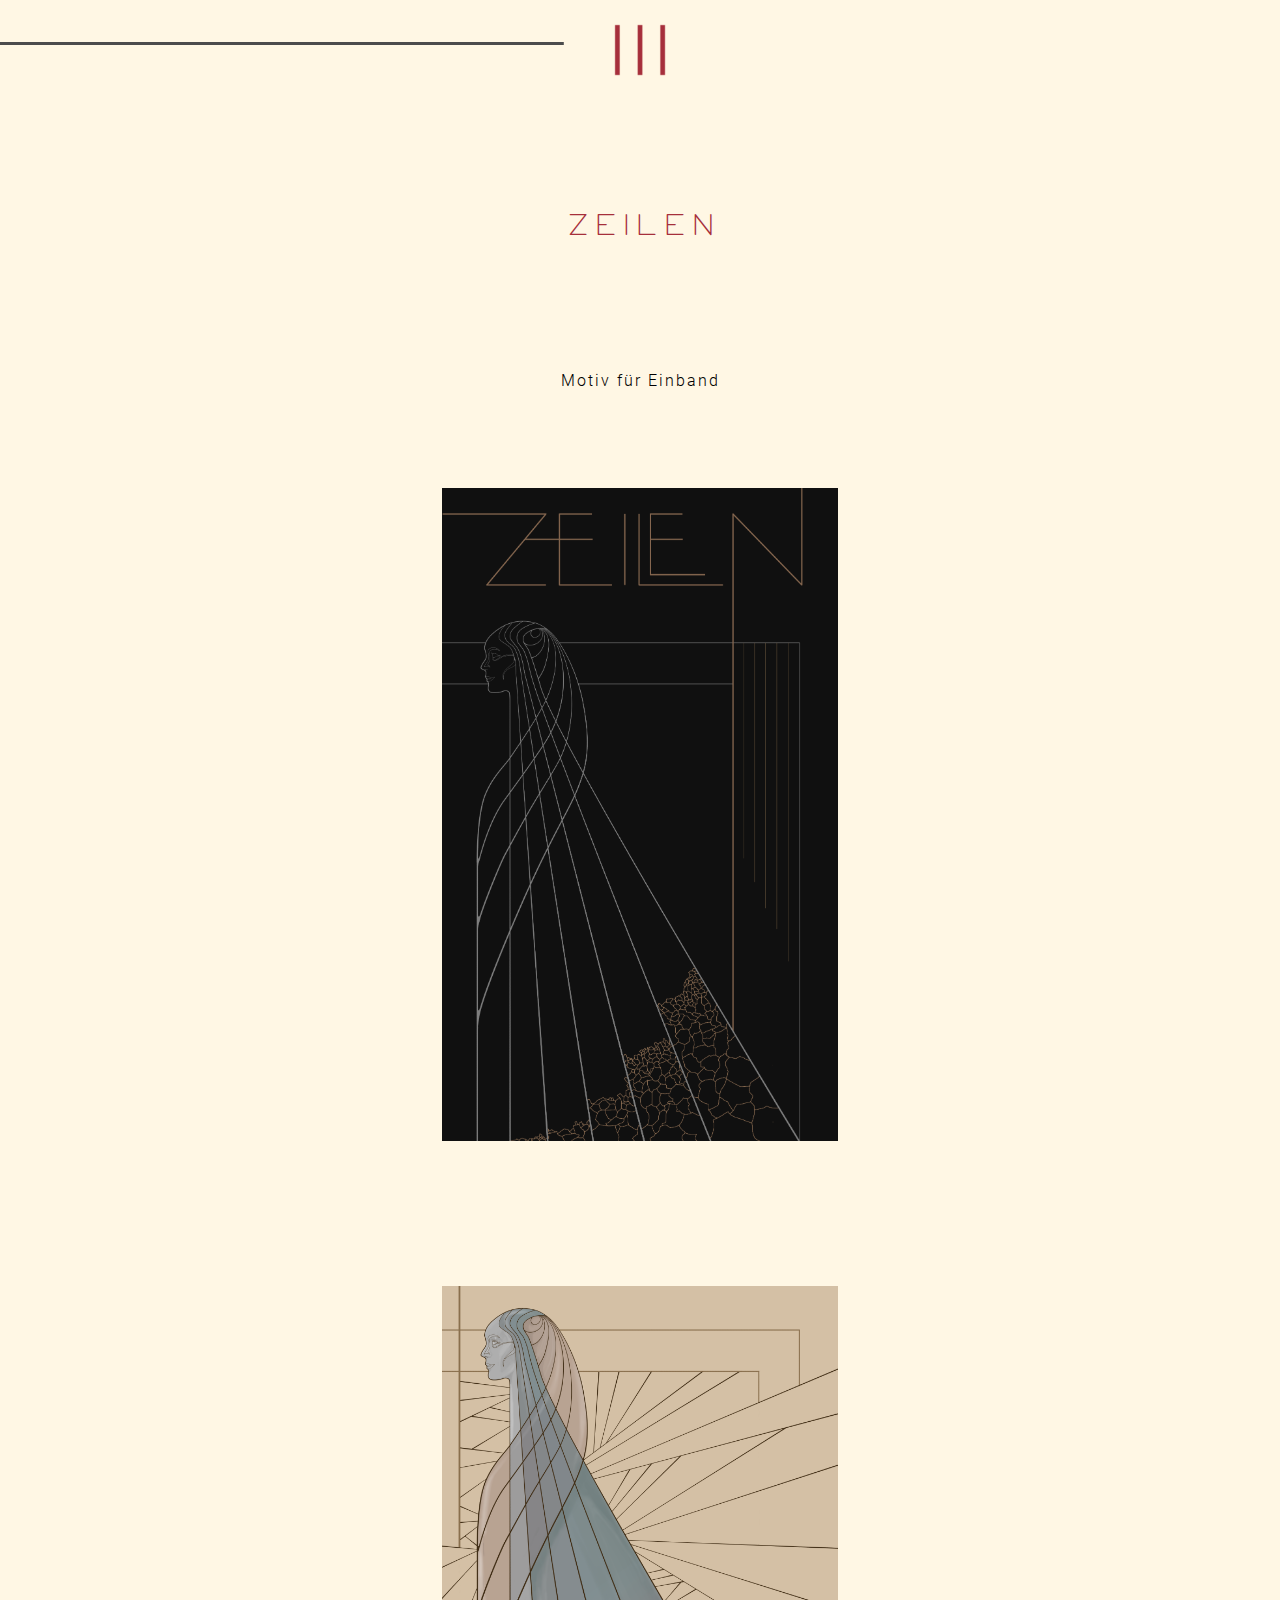
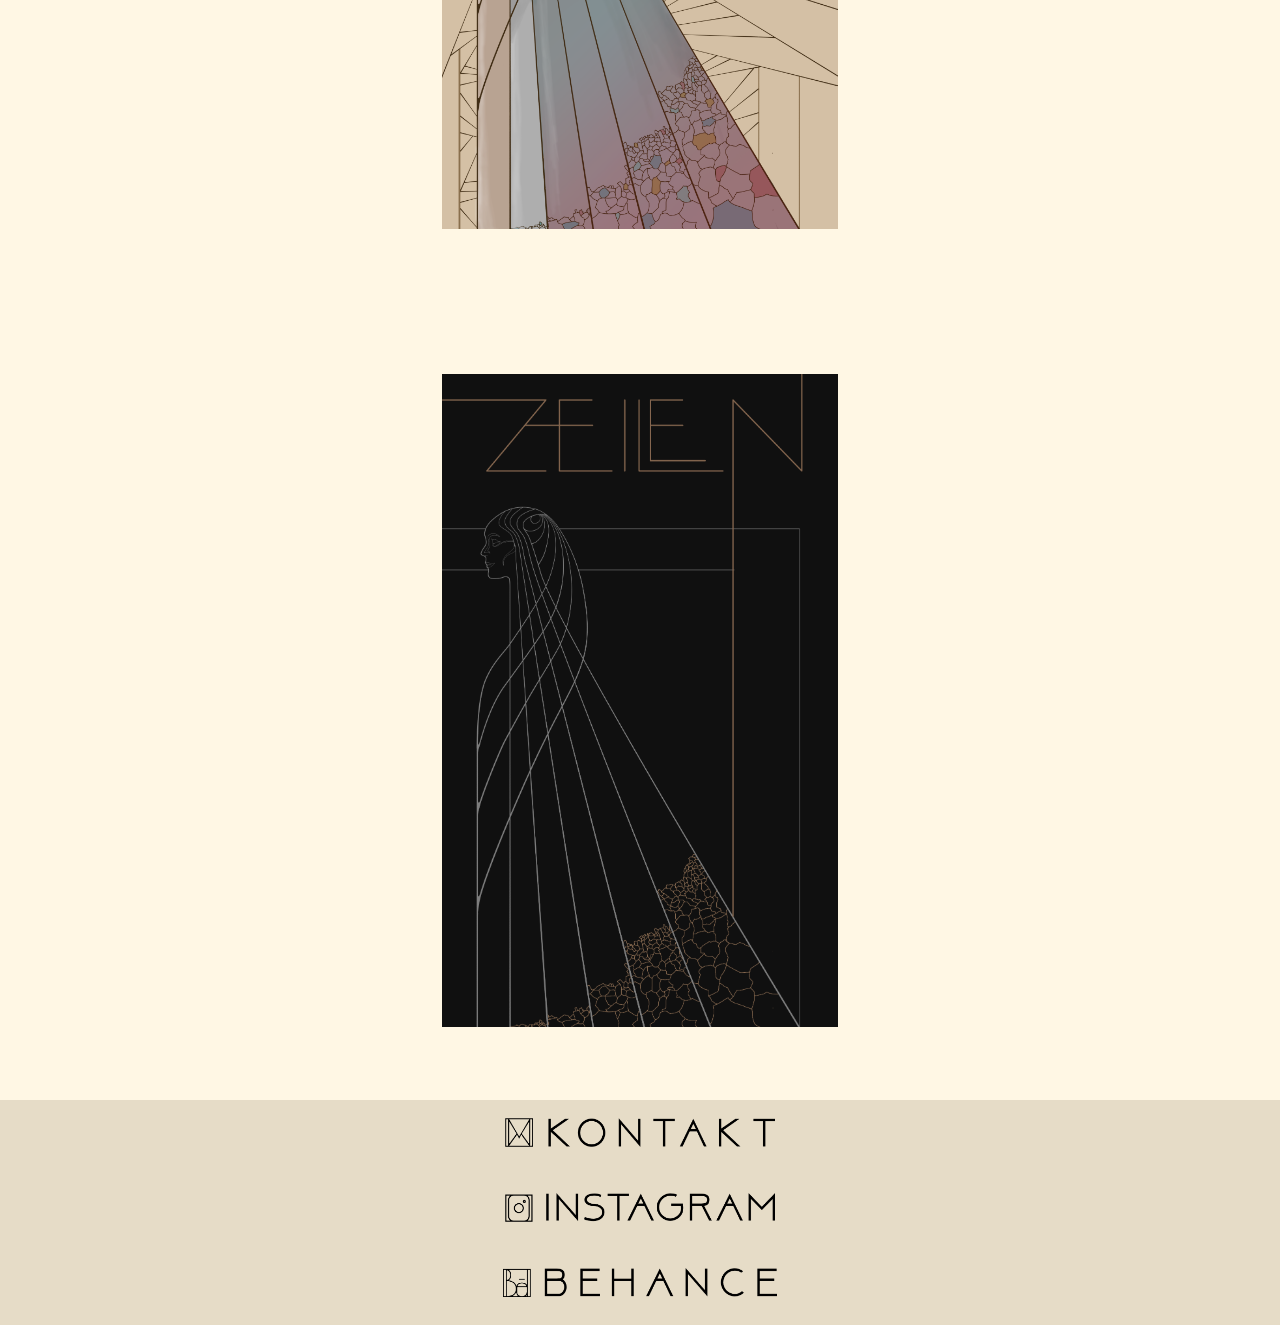
<file: d1.html>
<!DOCTYPE html>
<html lang="en">
  <head>
    <meta charset="UTF-8" />
    <meta http-equiv="X-UA-Compatible" content="IE=edge" />
    <meta name="viewport" content="width=device-width, initial-scale=1.0" />
    <meta name="desciption" content="Alles irgendwie stiller" />
    <meta name="robots" content="index,follow" />
    <link rel="icon" href="/svg/favicon.svg" />
    <link rel="stylesheet" href="/d1.css" />
    <title>MORPHIUM DESIGNS</title>
    <style></style>
  </head>
  <body>
    <div class="allescontainer">
      
      <div class="schrift-container">
        <p class="schrift1">ZEILEN</p>
        
      </div>
      <a href="/index.html" class="hamburger-container">
        <img
        
        class="hamburger"
        src="/png/hamburger.png"
        alt=""
      />
      
      </a>
      
     
      
      <div class="lücke-container"></div>
     
      <div class="designundbeschreibung-container">
        <div class="beschreibung-container">
          <h1 class="beschreibung">Motiv für Einband</h1>
        </div>
        <div class="design-container">
          <img src="/png/designs/Zeilen.png" alt="" class="design">
          <img src="/png/designs/Zeilen gefärbt.png" alt="" class="design">
          <img src="/png/designs/Zeilen 2.png" alt="" class="design">

          
          
        </div>
        
      
      </div>
    </div>
    <div class="footer" id="footer">
        <a href="/kontakt.html" target="_blank" class="kontaktgram">
          <img src="/png/kontakt.png" alt="" class="kontakticon"></a>
          <a class="instagram" href="https://www.instagram.com/morphiumdesign/" target="_blank">
            <img class="instaicon" src="/png/instagram.png" alt="" />
  
          </a>
       
        <a href="https://www.behance.net/MORPHIUM" target="_blank" class="behance">
          <img class="behanceicon" src="/png/behance.png" alt="" />
        </a>
      <!-- <h1 class="imprint">imprint © 2022 morphium</h1> -->
    </div>
    <div class="rahmenhalter"><div class="rahmen1">
      <div class="rahmen2">
        <div class="rahmen3"></div>
      </div>

    <script>
     
    </script>
  </body>
</html>
</file>
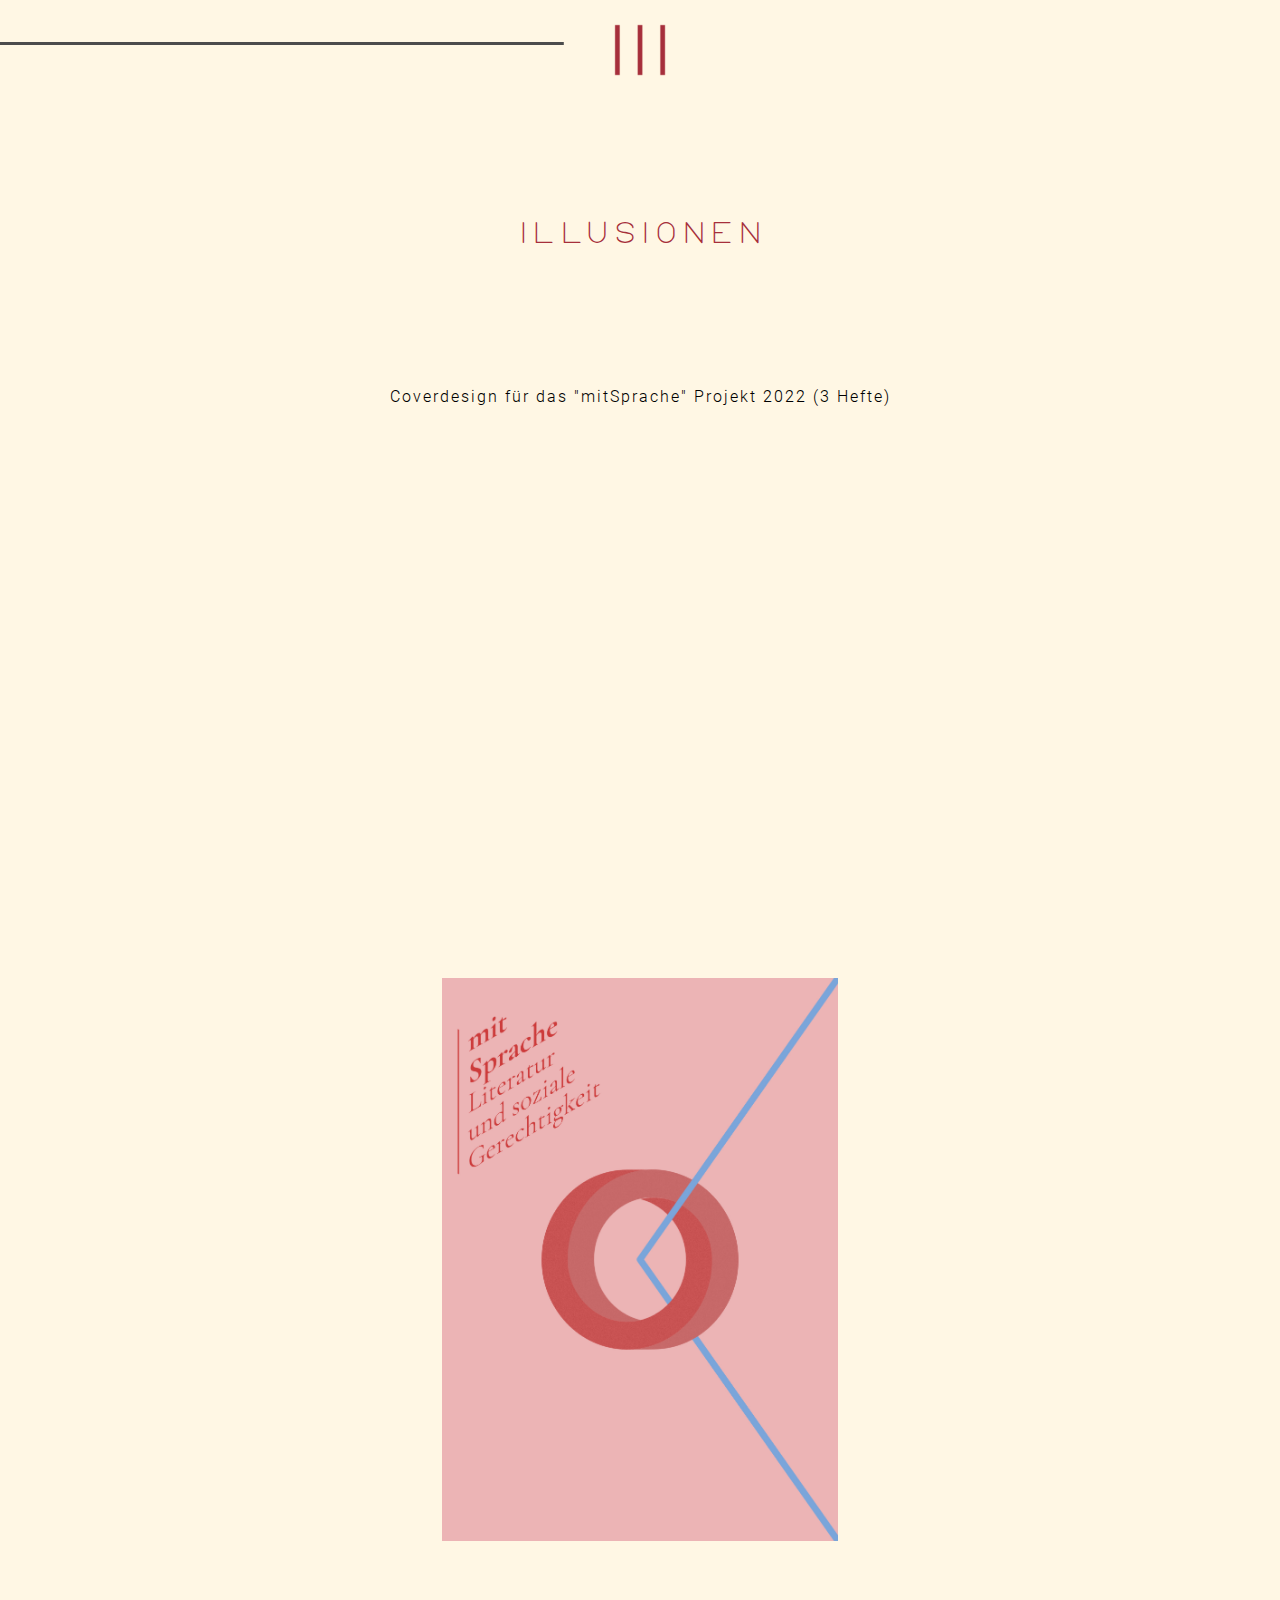
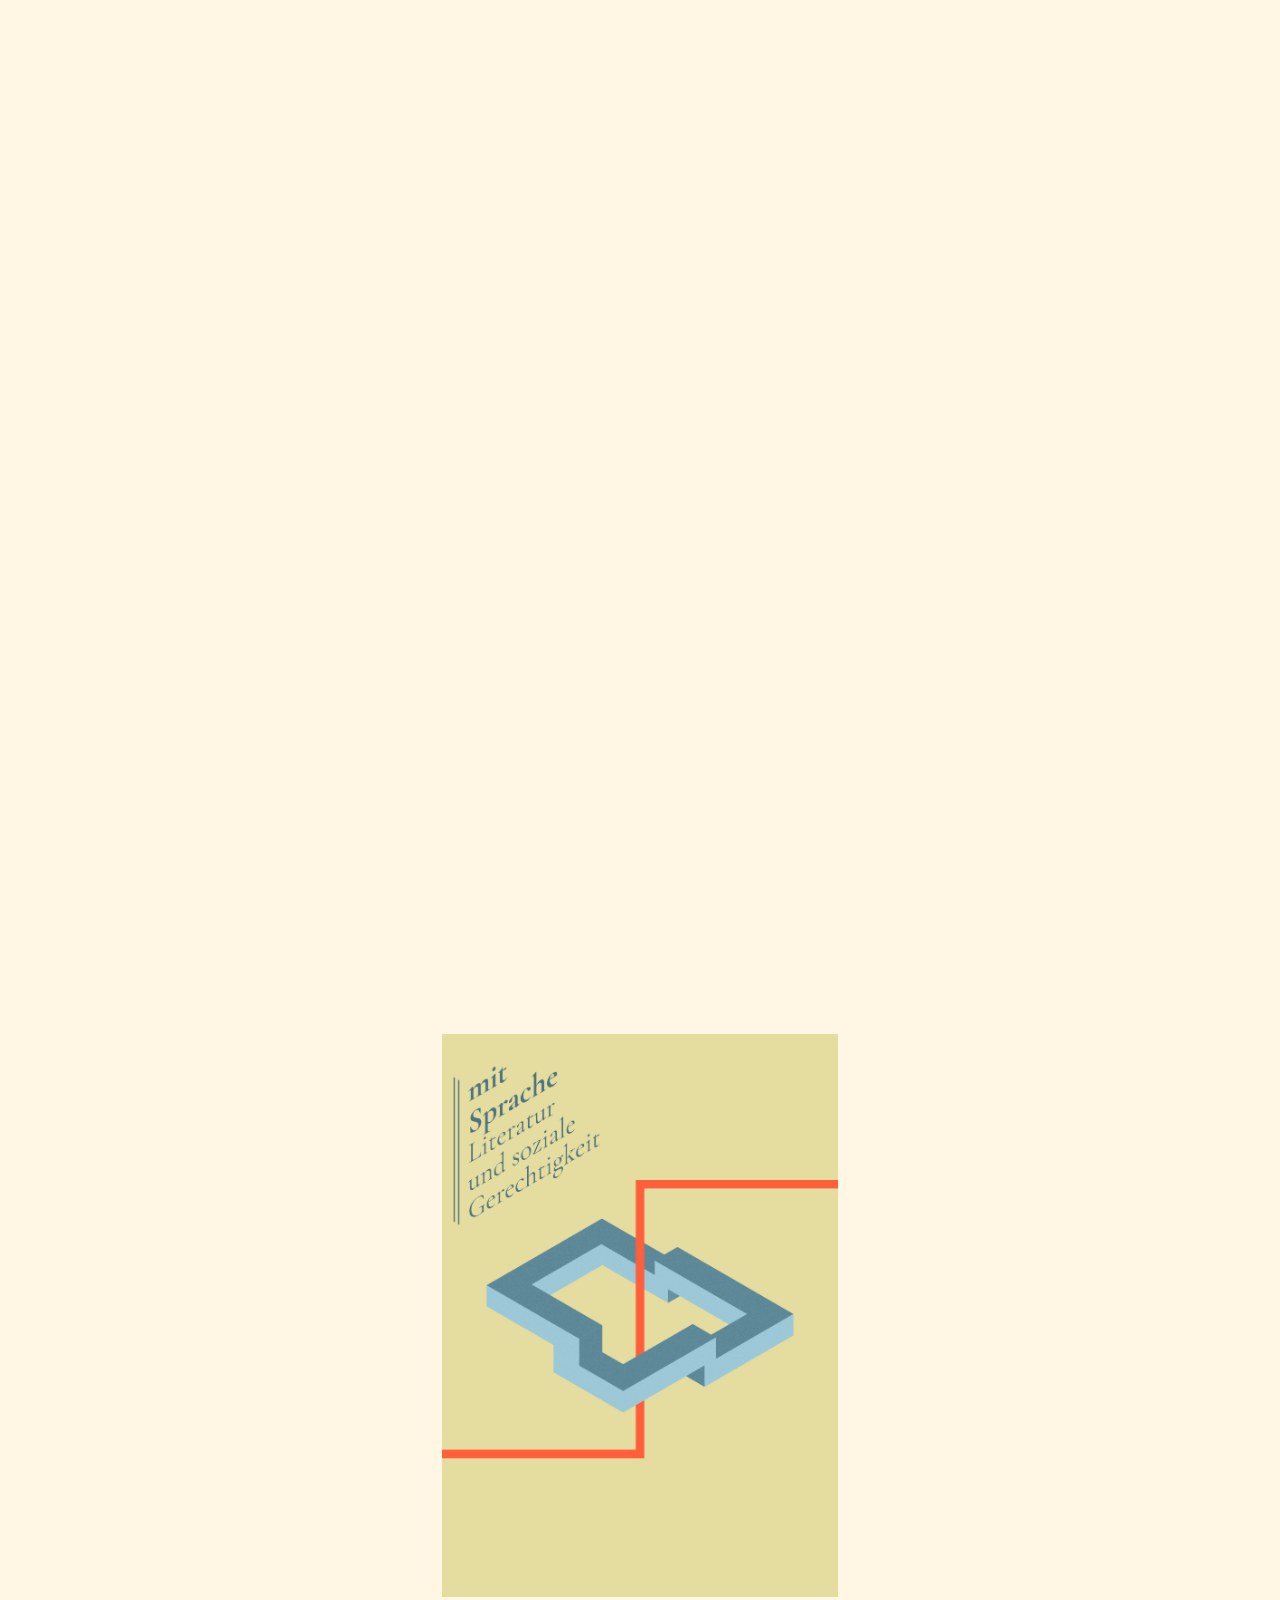
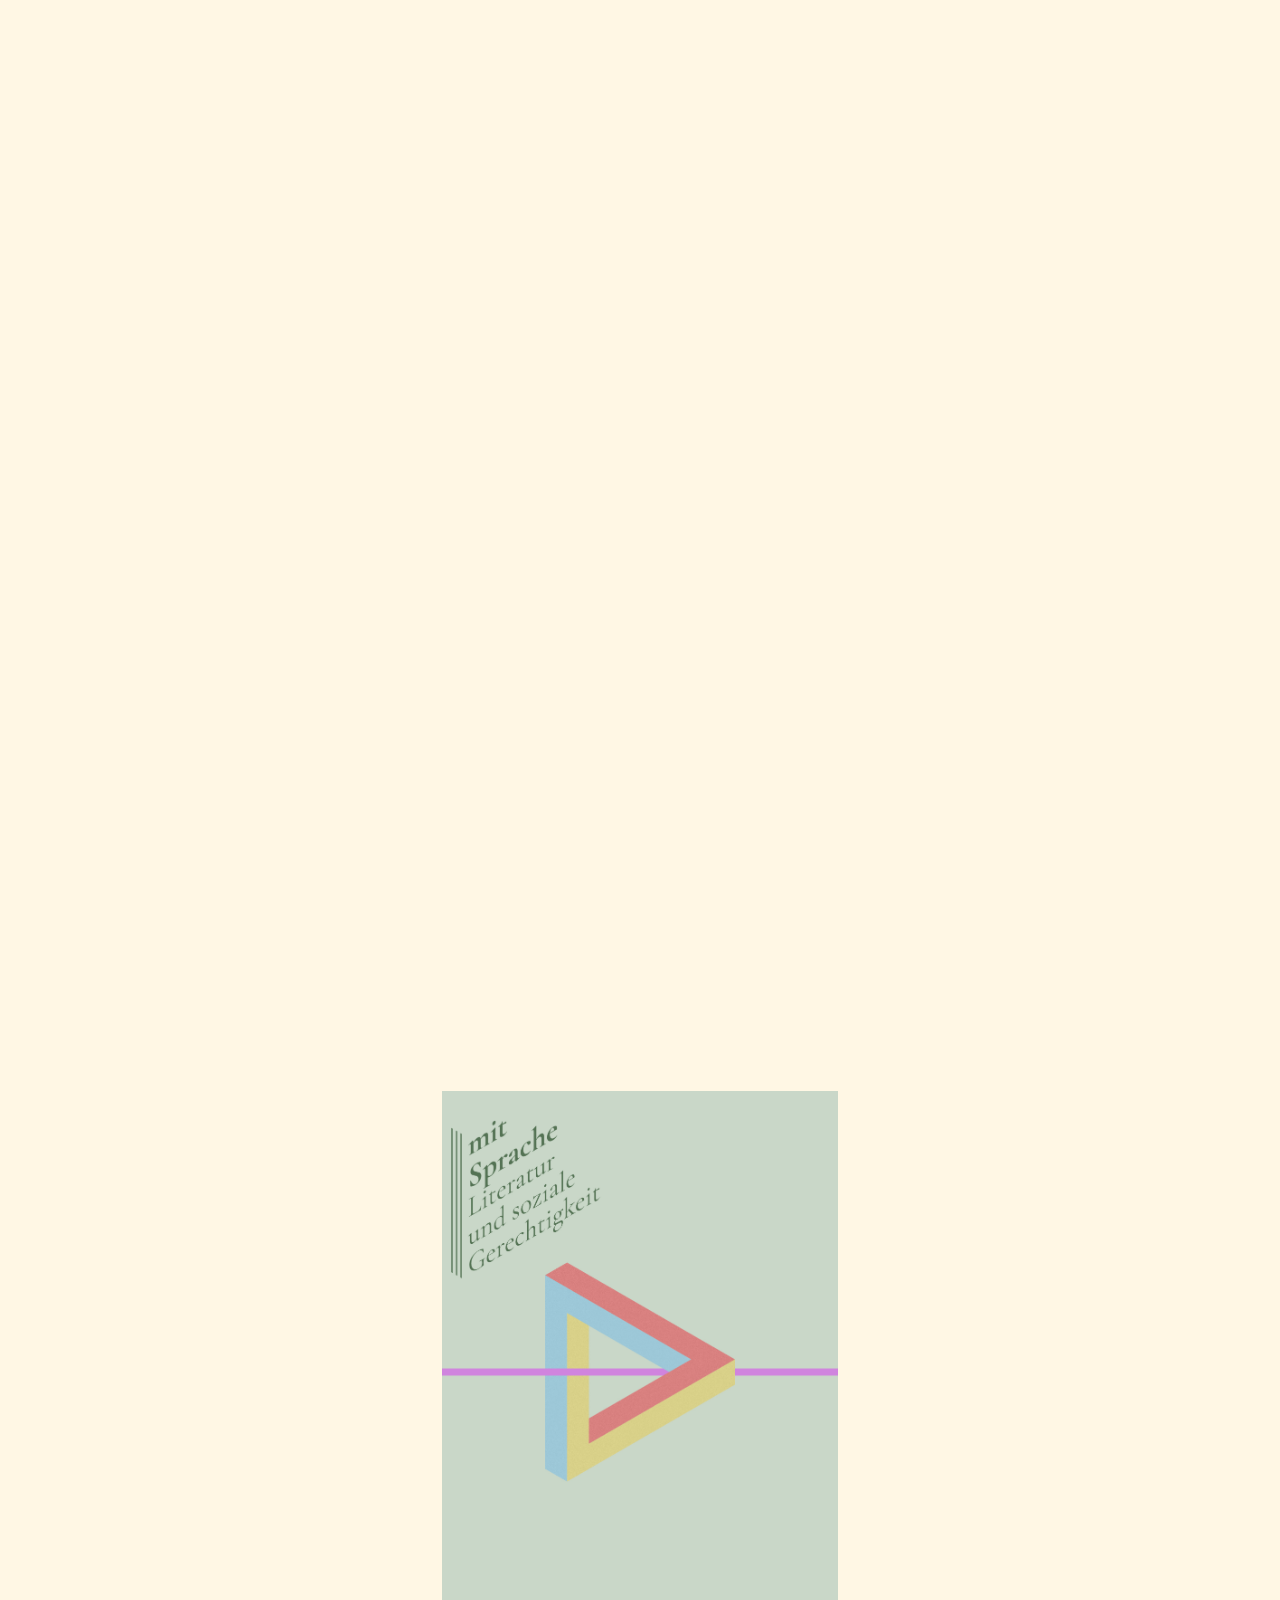
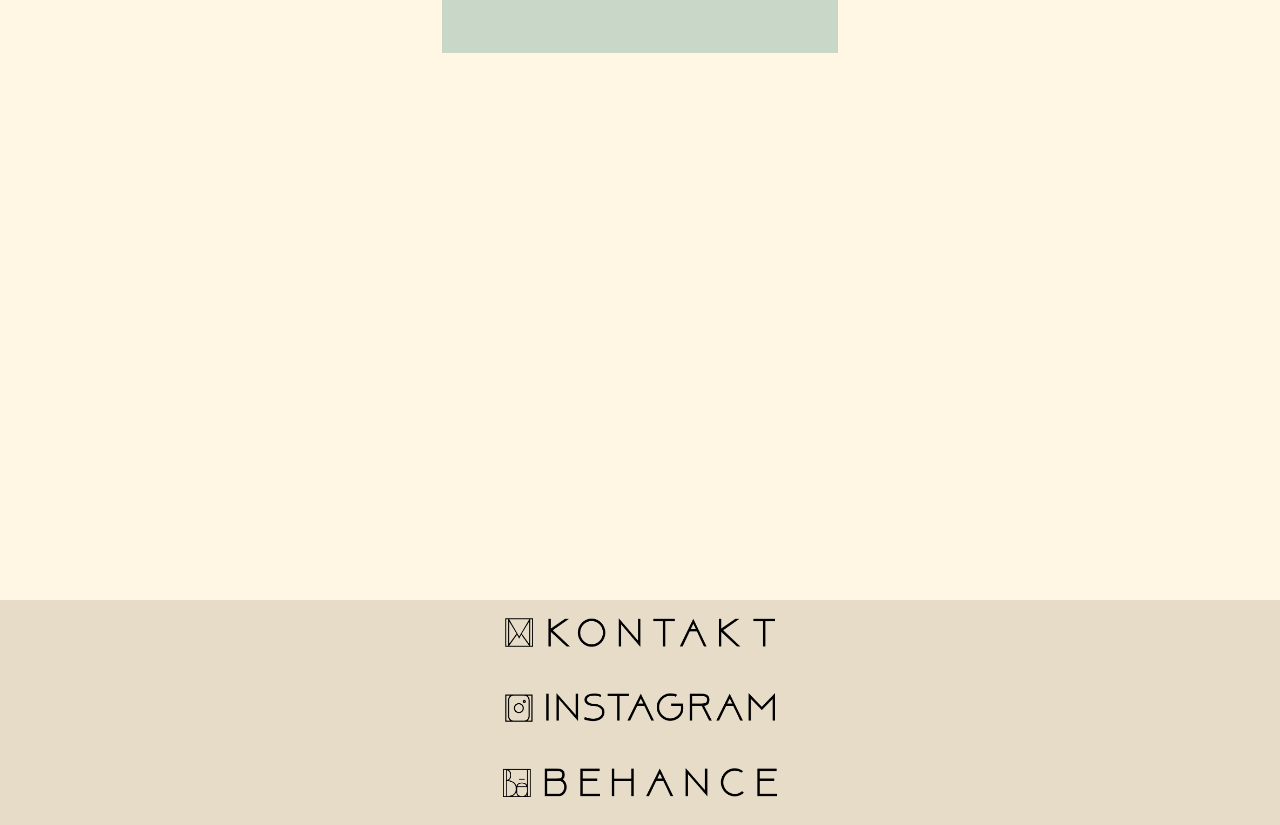
<file: d2.html>
<!DOCTYPE html>
<html lang="en">
  <head>
    <meta charset="UTF-8" />
    <meta http-equiv="X-UA-Compatible" content="IE=edge" />
    <meta name="viewport" content="width=device-width, initial-scale=1.0" />
    <meta name="desciption" content="Alles irgendwie stiller" />
    <meta name="robots" content="index,follow" />
    <link rel="icon" href="/svg/favicon.svg" />
    <link rel="stylesheet" href="/d2.css" />
    <title>MORPHIUM DESIGNS</title>
    <style></style>
  </head>
  <body>
    <div class="allescontainer">
      
      <div class="schrift-container">
        <p class="schrift1">ILLUSIONEN</p>
        
      </div>
      <a href="/index.html" class="hamburger-container">
        <img
        
        class="hamburger"
        src="/png/hamburger.png"
        alt=""
      />
      
      </a>
      
     
      
      <div class="lücke-container"></div>
     
      <div class="designundbeschreibung-container">
        <div class="beschreibung-container">
          <h1 class="beschreibung">Coverdesign für das "mitSprache" Projekt 2022 (3 Hefte)</h1>
        </div>
        <div class="design-container">
          <img src="/png/designs/Shape_01.jpg" alt="" class="design">
          <img src="/png/designs/Shape_02.jpg" alt="" class="design">
          <img src="/png/designs/Shape_03.jpg" alt="" class="design">


          
          
        </div>
        
      
      </div>
    </div>
    <div class="footer" id="footer">
        <a href="/kontakt.html" target="_blank" class="kontaktgram">
          <img src="/png/kontakt.png" alt="" class="kontakticon"></a>
          <a class="instagram" href="https://www.instagram.com/morphiumdesign/" target="_blank">
            <img class="instaicon" src="/png/instagram.png" alt="" />
  
          </a>
       
        <a href="https://www.behance.net/MORPHIUM" target="_blank" class="behance">
          <img class="behanceicon" src="/png/behance.png" alt="" />
        </a>
      <!-- <h1 class="imprint">imprint © 2022 morphium</h1> -->
    </div>
    <div class="rahmenhalter"><div class="rahmen1">
      <div class="rahmen2">
        <div class="rahmen3"></div>
      </div>

    <script>
     
    </script>
  </body>
</html>
</file>
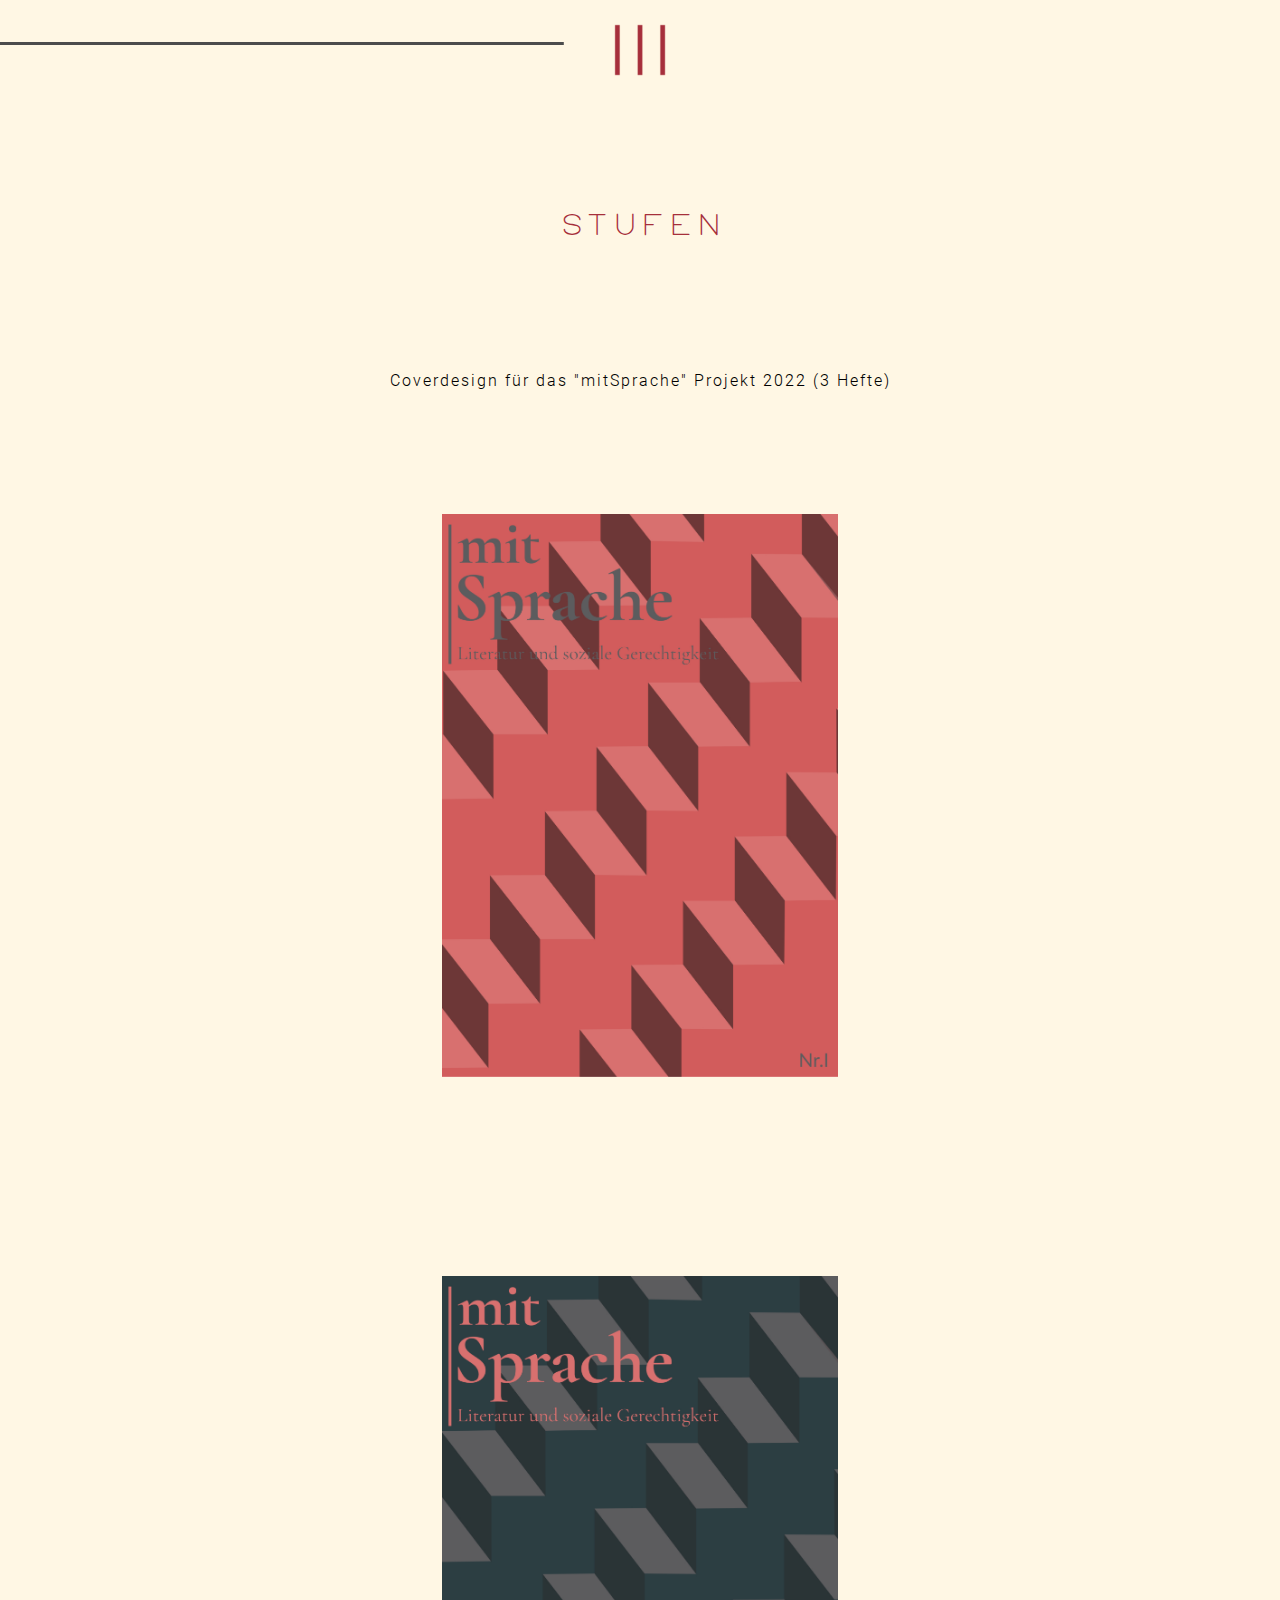
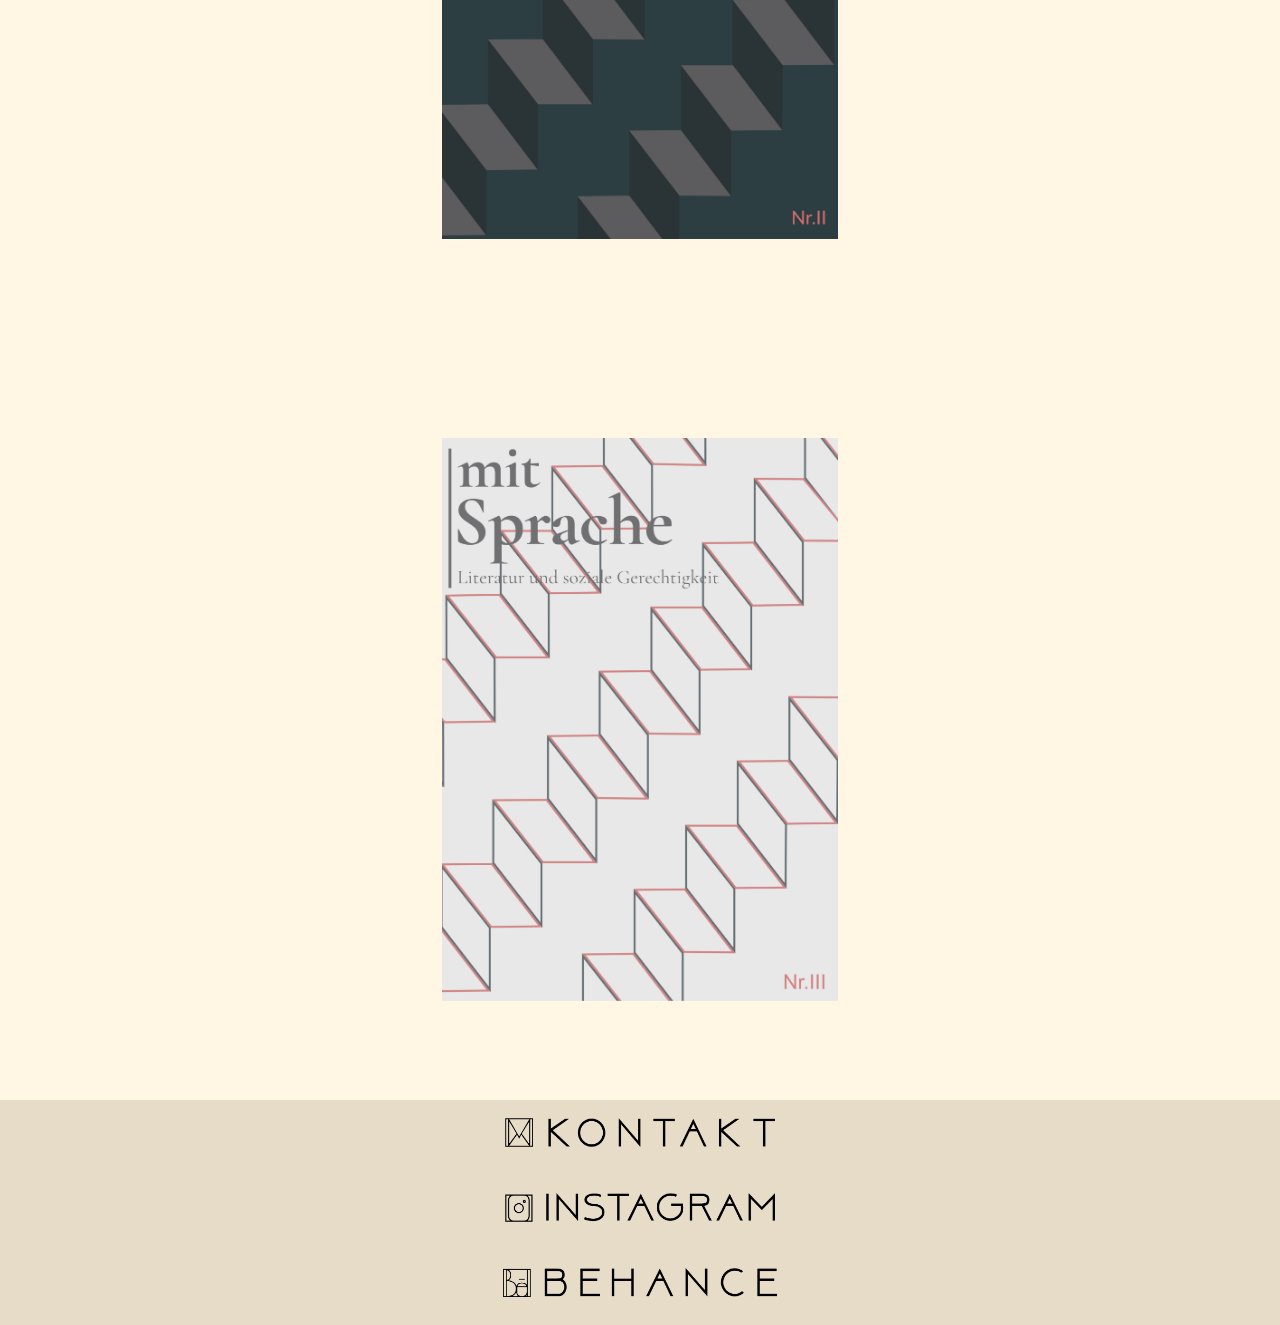
<file: d3.html>
<!DOCTYPE html>
<html lang="en">
  <head>
    <meta charset="UTF-8" />
    <meta http-equiv="X-UA-Compatible" content="IE=edge" />
    <meta name="viewport" content="width=device-width, initial-scale=1.0" />
    <meta name="desciption" content="Alles irgendwie stiller" />
    <meta name="robots" content="index,follow" />
    <link rel="icon" href="/svg/favicon.svg" />
    <link rel="stylesheet" href="/d3.css" />
    <title>MORPHIUM DESIGNS</title>
    <style></style>
  </head>
  <body>
    <div class="allescontainer">
      
      <div class="schrift-container">
        <p class="schrift1">STUFEN</p>
        
      </div>
      <a href="/index.html" class="hamburger-container">
        <img
        
        class="hamburger"
        src="/png/hamburger.png"
        alt=""
      />
      
      </a>
      
     
      
      <div class="lücke-container"></div>
     
      <div class="designundbeschreibung-container">
        <div class="beschreibung-container">
          <h1 class="beschreibung">Coverdesign für das "mitSprache" Projekt 2022 (3 Hefte)</h1>
        </div>
        <div class="design-container">
          <img src="/png/designs/Stiegen_01.jpg" alt="" class="design">
          <img src="/png/designs/Stiegen_02.jpg" alt="" class="design">
          <img src="/png/designs/Stiegen_03.jpg" alt="" class="design">
          

          
          
        </div>
        
      
      </div>
    </div>
    <div class="footer" id="footer">
        <a href="/kontakt.html" target="_blank" class="kontaktgram">
          <img src="/png/kontakt.png" alt="" class="kontakticon"></a>
          <a class="instagram" href="https://www.instagram.com/morphiumdesign/" target="_blank">
            <img class="instaicon" src="/png/instagram.png" alt="" />
  
          </a>
       
        <a href="https://www.behance.net/MORPHIUM" target="_blank" class="behance">
          <img class="behanceicon" src="/png/behance.png" alt="" />
        </a>
      <!-- <h1 class="imprint">imprint © 2022 morphium</h1> -->
    </div>
    <div class="rahmenhalter"><div class="rahmen1">
      <div class="rahmen2">
        <div class="rahmen3"></div>
      </div>

    <script>
     
    </script>
  </body>
</html>
</file>
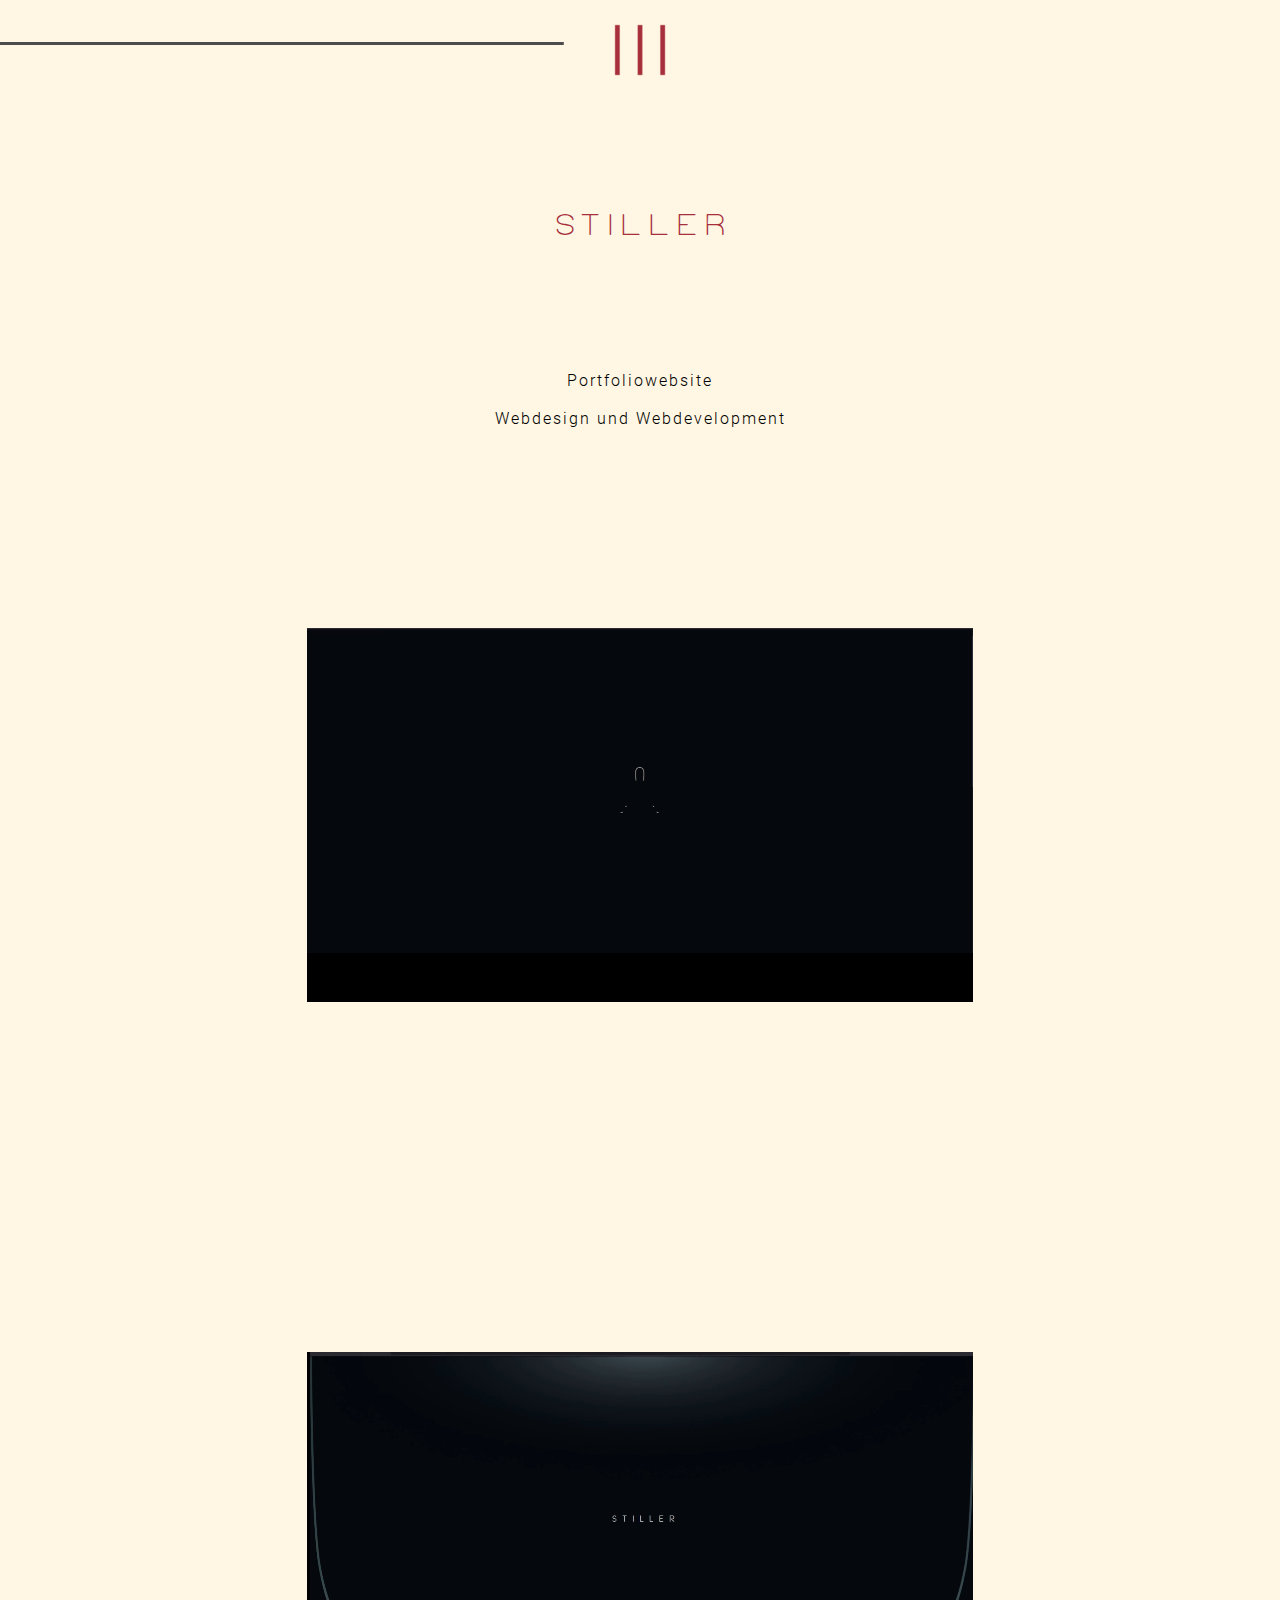
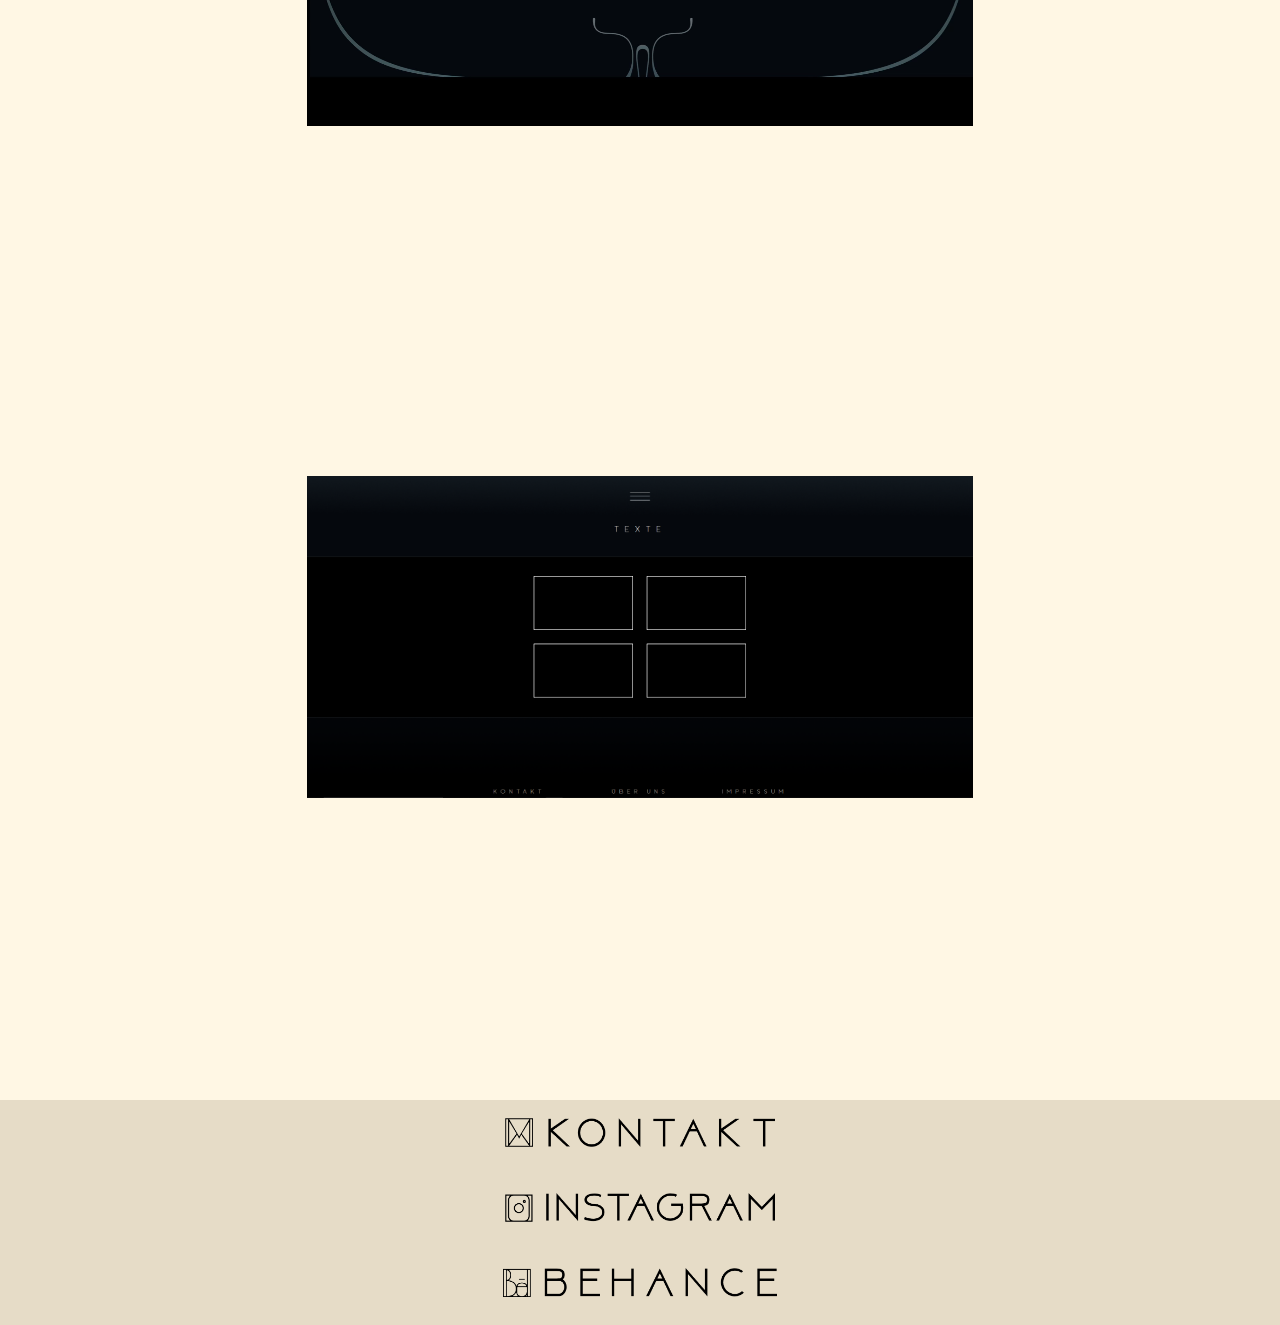
<file: d4.html>
<!DOCTYPE html>
<html lang="en">
  <head>
    <meta charset="UTF-8" />
    <meta http-equiv="X-UA-Compatible" content="IE=edge" />
    <meta name="viewport" content="width=device-width, initial-scale=1.0" />
    <meta name="desciption" content="Alles irgendwie stiller" />
    <meta name="robots" content="index,follow" />
    <link rel="icon" href="/svg/favicon.svg" />
    <link rel="stylesheet" href="/d4.css" />
    <title>MORPHIUM DESIGNS</title>
    <style></style>
  </head>
  <body>
    <div class="allescontainer">
      
      <div class="schrift-container">
        <p class="schrift1">STILLER</p>
        
      </div>
      <a href="/index.html" class="hamburger-container">
        <img
        
        class="hamburger"
        src="/png/hamburger.png"
        alt=""
      />
      
      </a>
      
     
      
      <div class="lücke-container"></div>
     
      <div class="designundbeschreibung-container">
        <div class="beschreibung-container">
          <h1 class="beschreibung">Portfoliowebsite<br> <br>Webdesign und Webdevelopment</h1>
        </div>
        <div class="design-container">
          <video autoplay loop muted playsinline src="/video/STILLER.mp4" class="design"></video>
          <video autoplay loop muted playsinline src="/video/STILLER scroll.mp4" class="design"></video>
          <img src="/png/designs/Stiller pic.png" alt="" class="design">

          

          
          
        </div>
        
      
      </div>
    </div>
    <div class="footer" id="footer">
        <a href="/kontakt.html" target="_blank" class="kontaktgram">
          <img src="/png/kontakt.png" alt="" class="kontakticon"></a>
          <a class="instagram" href="https://www.instagram.com/morphiumdesign/" target="_blank">
            <img class="instaicon" src="/png/instagram.png" alt="" />
  
          </a>
       
        <a href="https://www.behance.net/MORPHIUM" target="_blank" class="behance">
          <img class="behanceicon" src="/png/behance.png" alt="" />
        </a>
      <!-- <h1 class="imprint">imprint © 2022 morphium</h1> -->
    </div>
    <div class="rahmenhalter"><div class="rahmen1">
      <div class="rahmen2">
        <div class="rahmen3"></div>
      </div>

    <script>
     
    </script>
  </body>
</html>
</file>
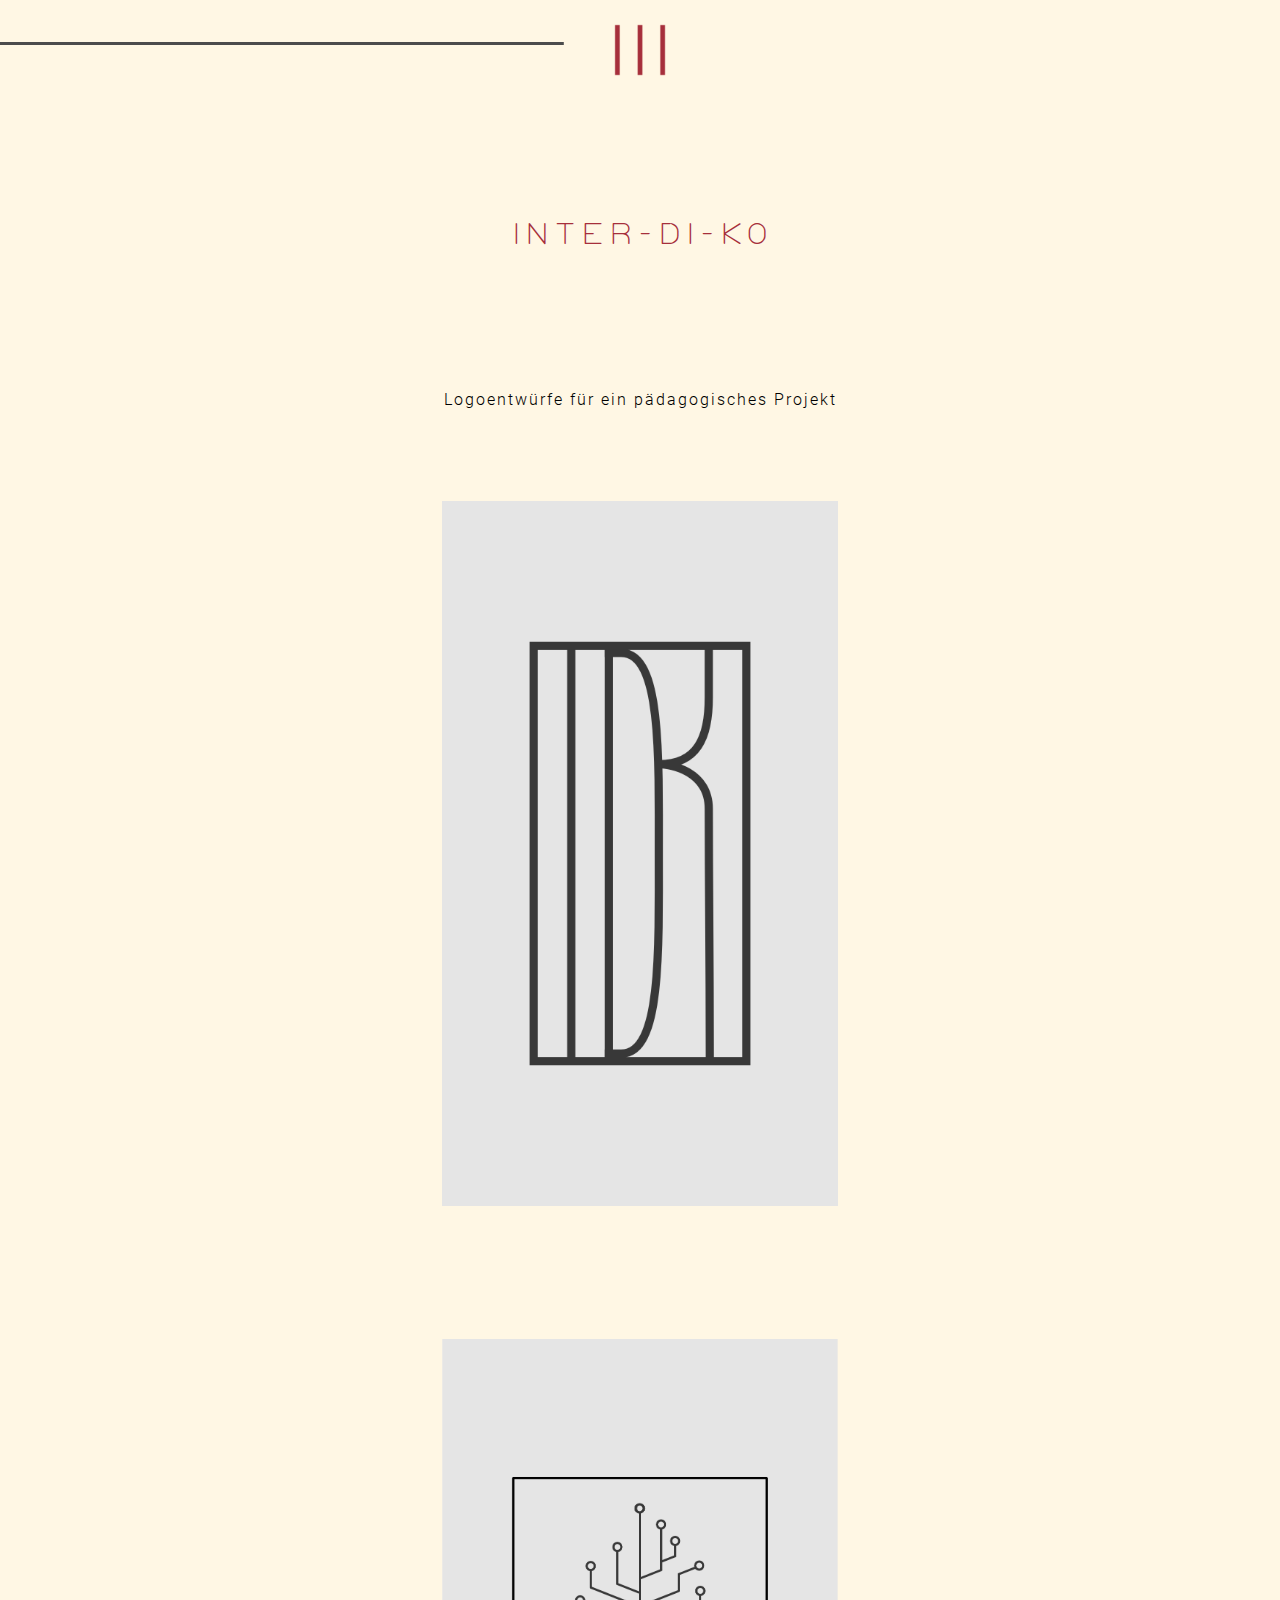
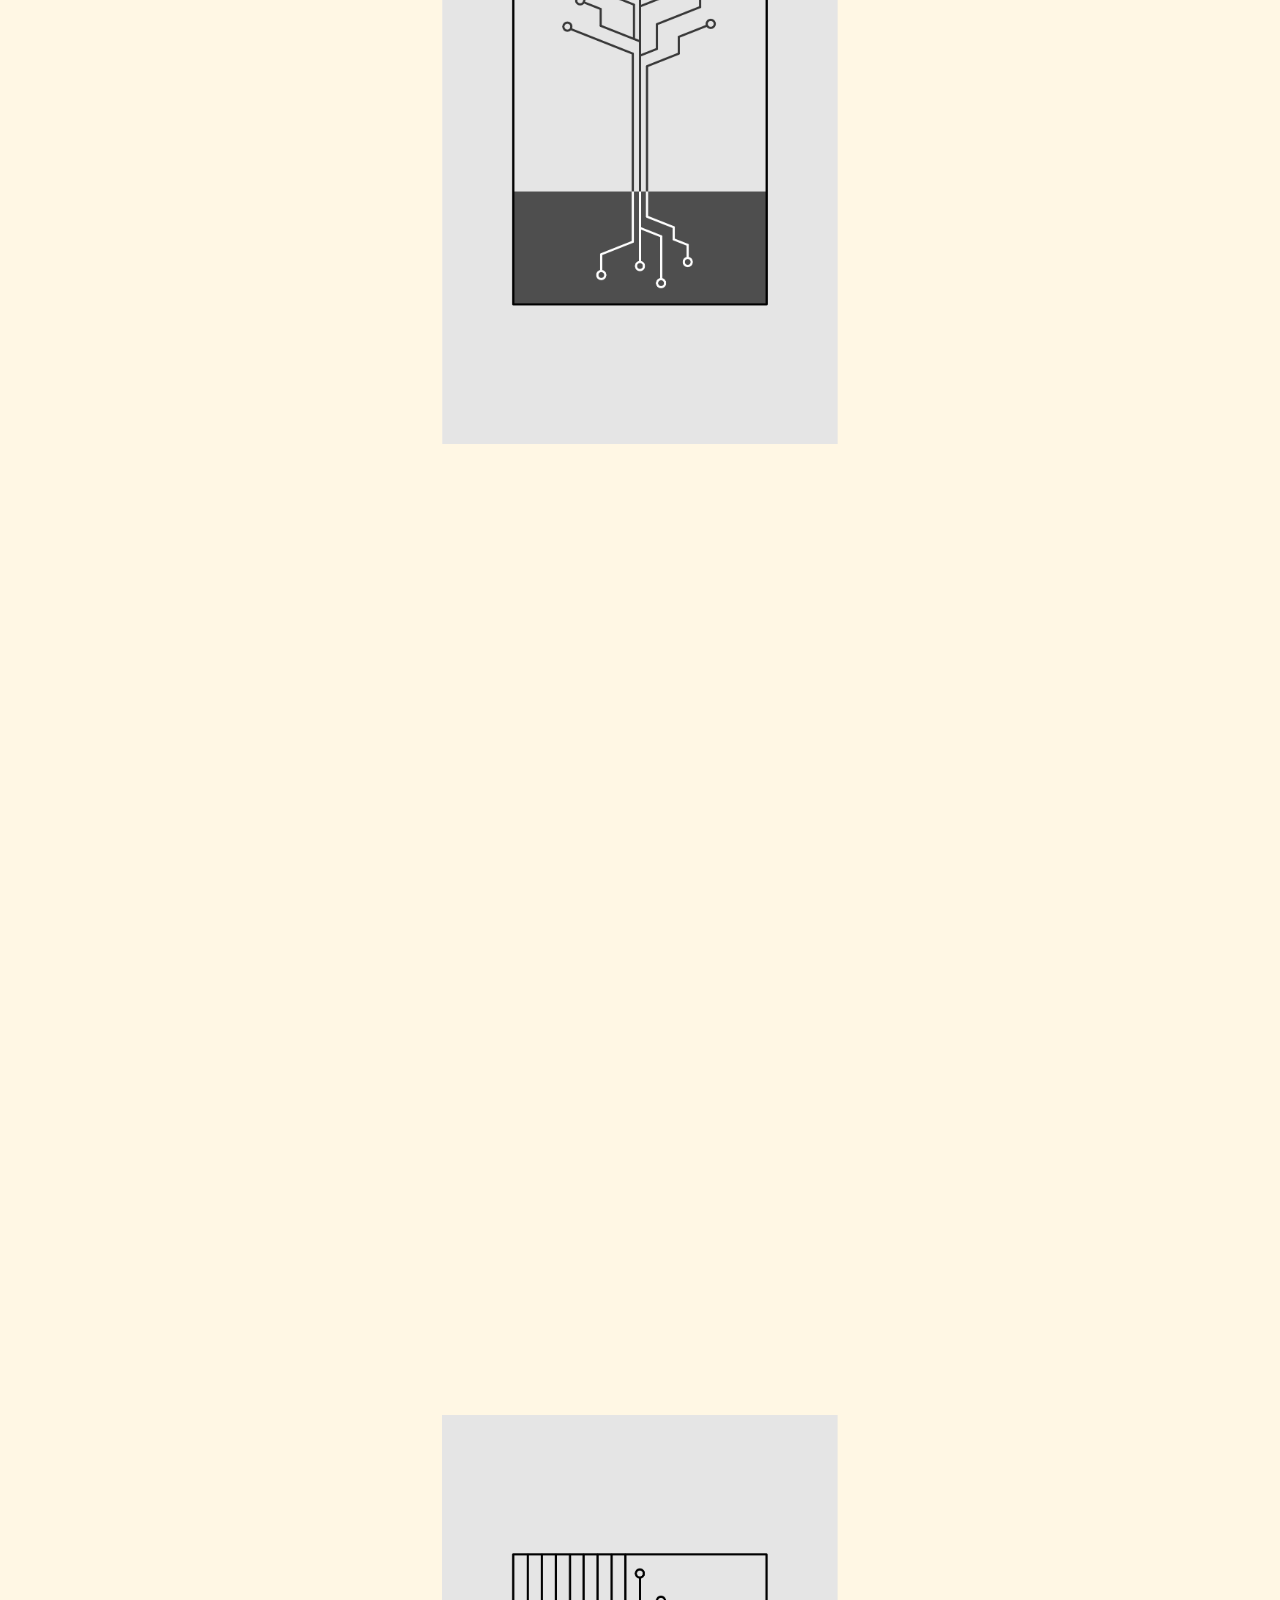
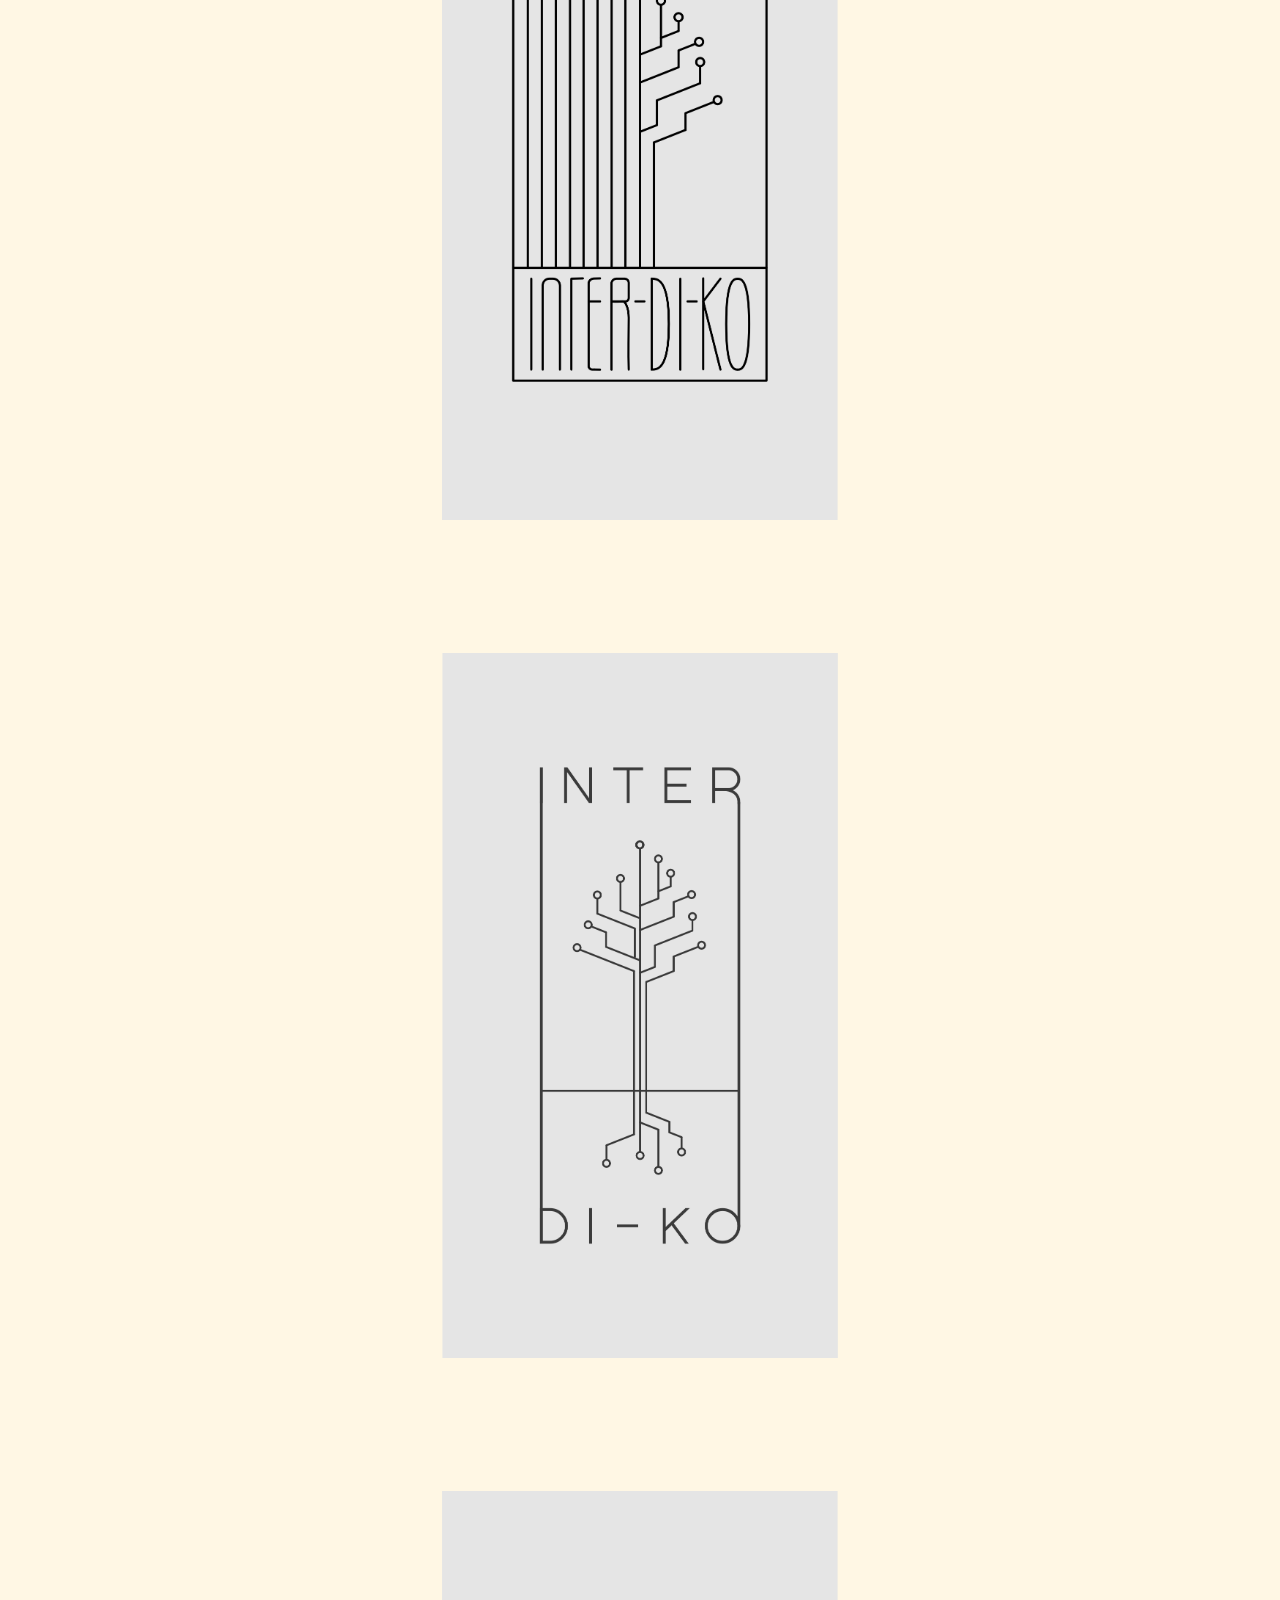
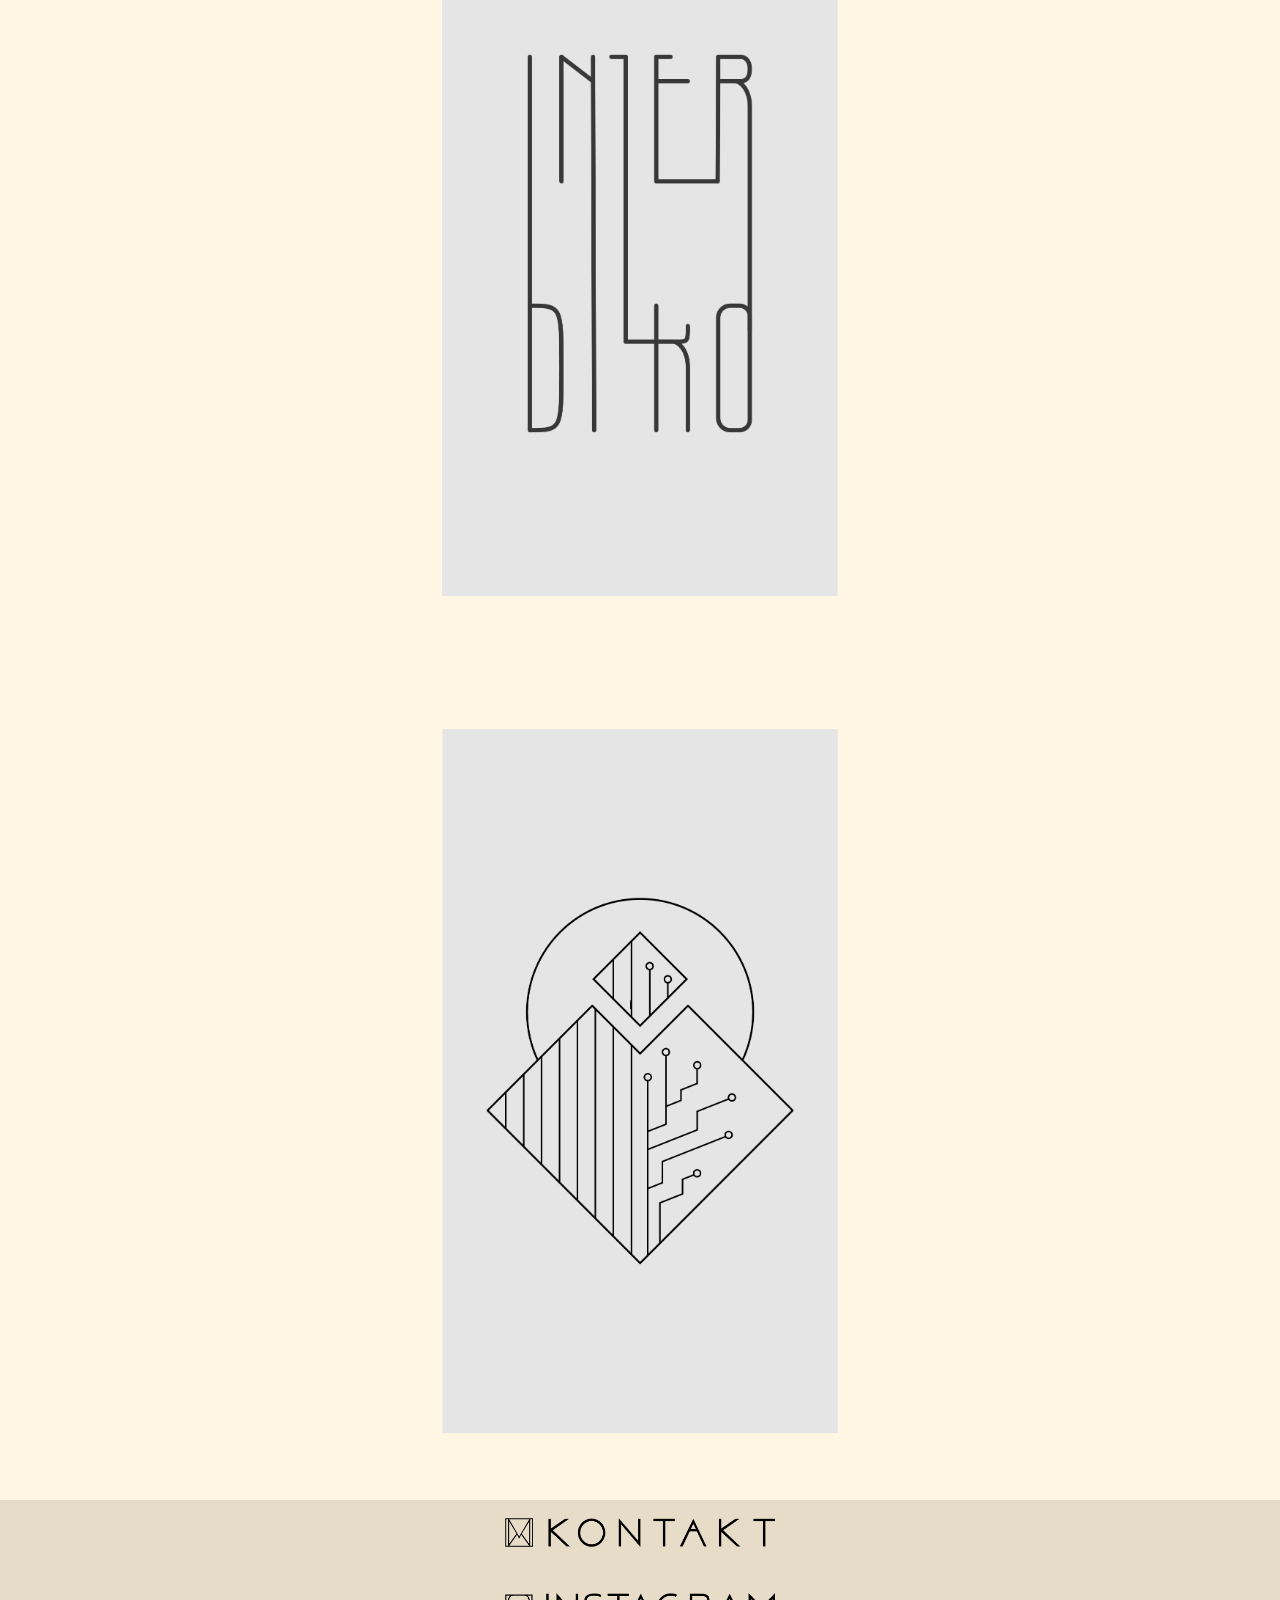
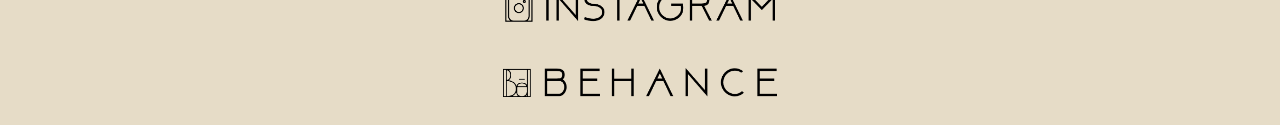
<file: d6.html>
<!DOCTYPE html>
<html lang="en">

<head>
  <meta charset="UTF-8" />
  <meta http-equiv="X-UA-Compatible" content="IE=edge" />
  <meta name="viewport" content="width=device-width, initial-scale=1.0" />
  <meta name="desciption" content="Alles irgendwie stiller" />
  <meta name="robots" content="index,follow" />
  <link rel="icon" href="/svg/favicon.svg" />
  <link rel="stylesheet" href="/d6.css" />
  <title>MORPHIUM DESIGNS</title>
  <style></style>
</head>

<body>
  <div class="allescontainer">

    <div class="schrift-container">
      <p class="schrift1">INTER-DI-KO</p>

    </div>
    <a href="/index.html" class="hamburger-container">
      <img class="hamburger" src="/png/hamburger.png" alt="" />

    </a>



    <div class="lücke-container"></div>

    <div class="designundbeschreibung-container">
      <div class="beschreibung-container">
        <h1 class="beschreibung">Logoentwürfe für ein pädagogisches Projekt</h1>
      </div>
      <div class="design-container">
        <img src="/png/designs/idk 1.png" alt="" class="design">
        <img src="/png/designs/idk 2.png" alt="" class="design">
        <video class="design" autoplay loop muted playsinline src="/video/idk animation.mp4"></video>
        <img src="/png/designs/idk 3.png" alt="" class="design">
        <img src="/png/designs/idk 4.png" alt="" class="design">
        <img src="/png/designs/idk 5.png" alt="" class="design">
        <img src="/png/designs/idk 6.png" alt="" class="design">





      </div>


    </div>
  </div>
  <div class="footer" id="footer">
    <a href="/kontakt.html" target="_blank" class="kontaktgram">
      <img src="/png/kontakt.png" alt="" class="kontakticon"></a>
    <a class="instagram" href="https://www.instagram.com/morphiumdesign/" target="_blank">
      <img class="instaicon" src="/png/instagram.png" alt="" />

    </a>

    <a href="https://www.behance.net/MORPHIUM" target="_blank" class="behance">
      <img class="behanceicon" src="/png/behance.png" alt="" />
    </a>
    <!-- <h1 class="imprint">imprint © 2022 morphium</h1> -->
  </div>
  <div class="rahmenhalter">
    <div class="rahmen1">
      <div class="rahmen2">
        <div class="rahmen3"></div>
      </div>

      <script>

      </script>
</body>

</html>
</file>
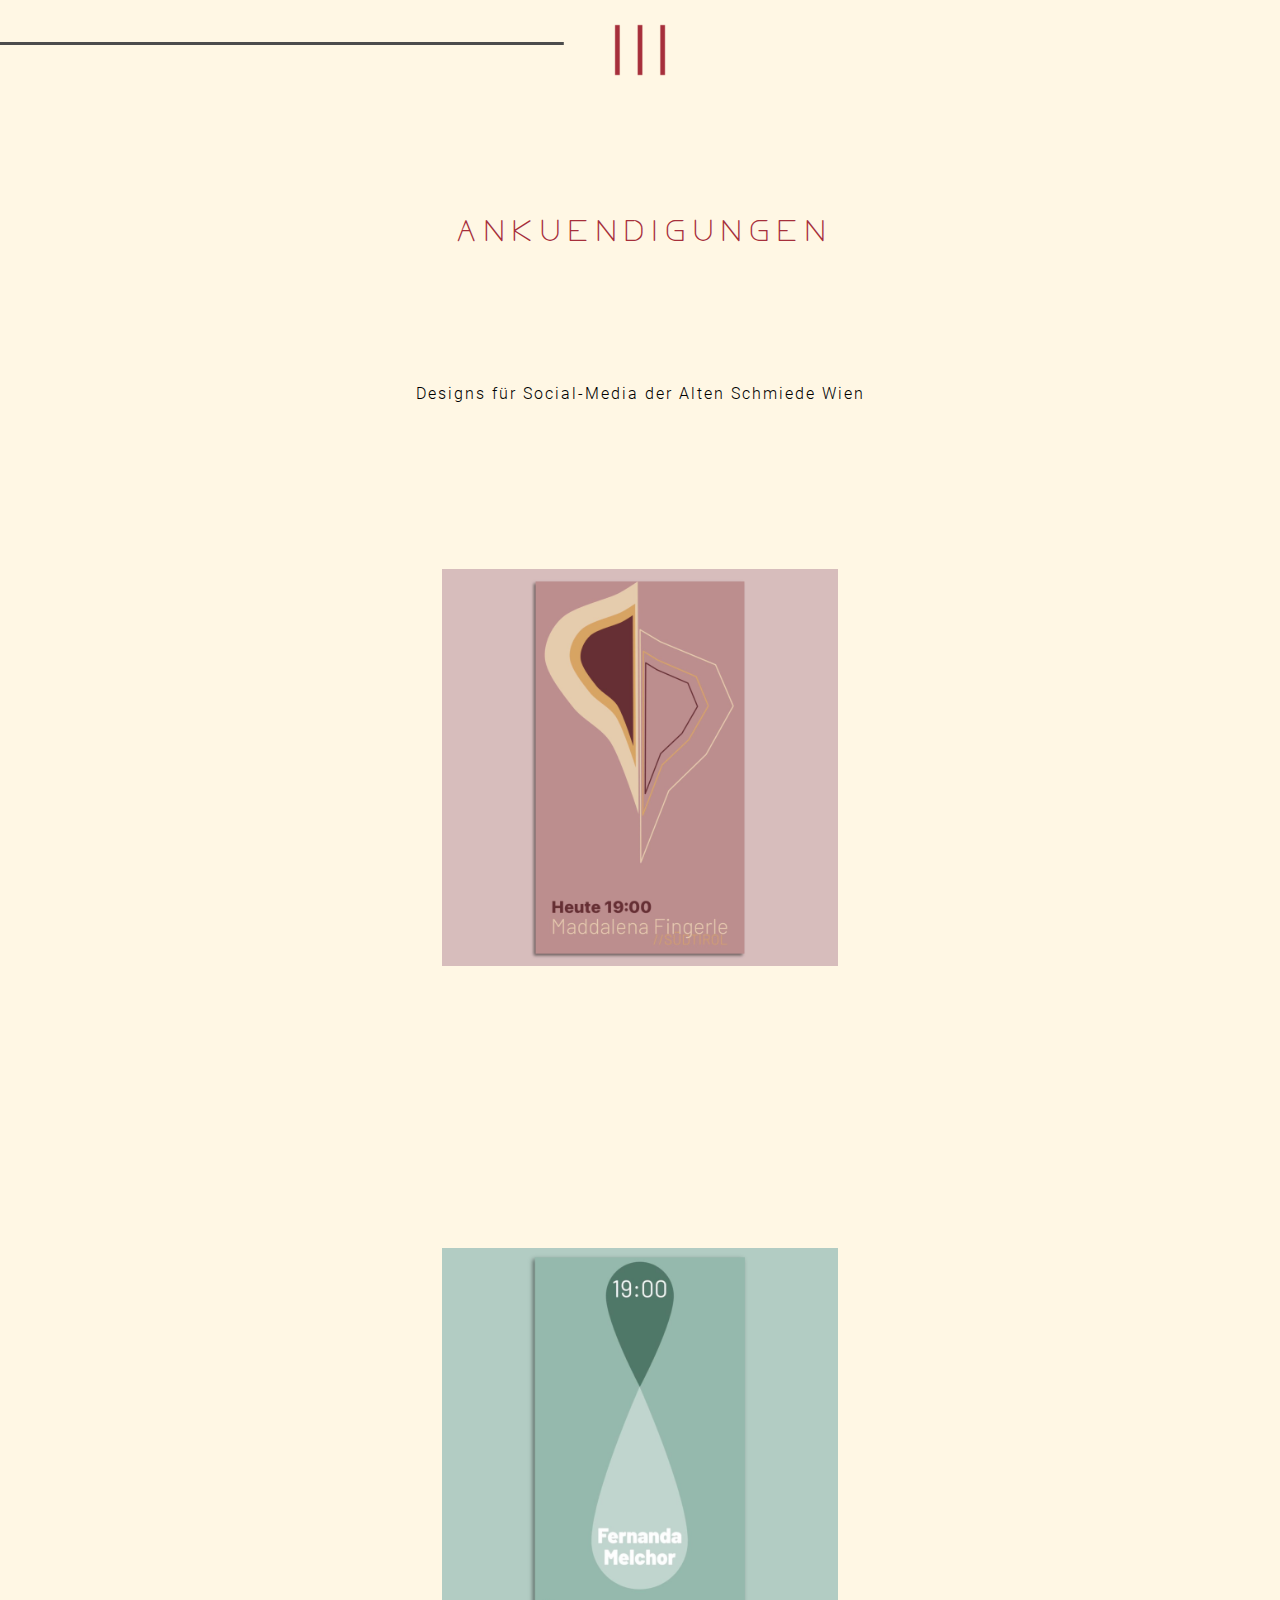
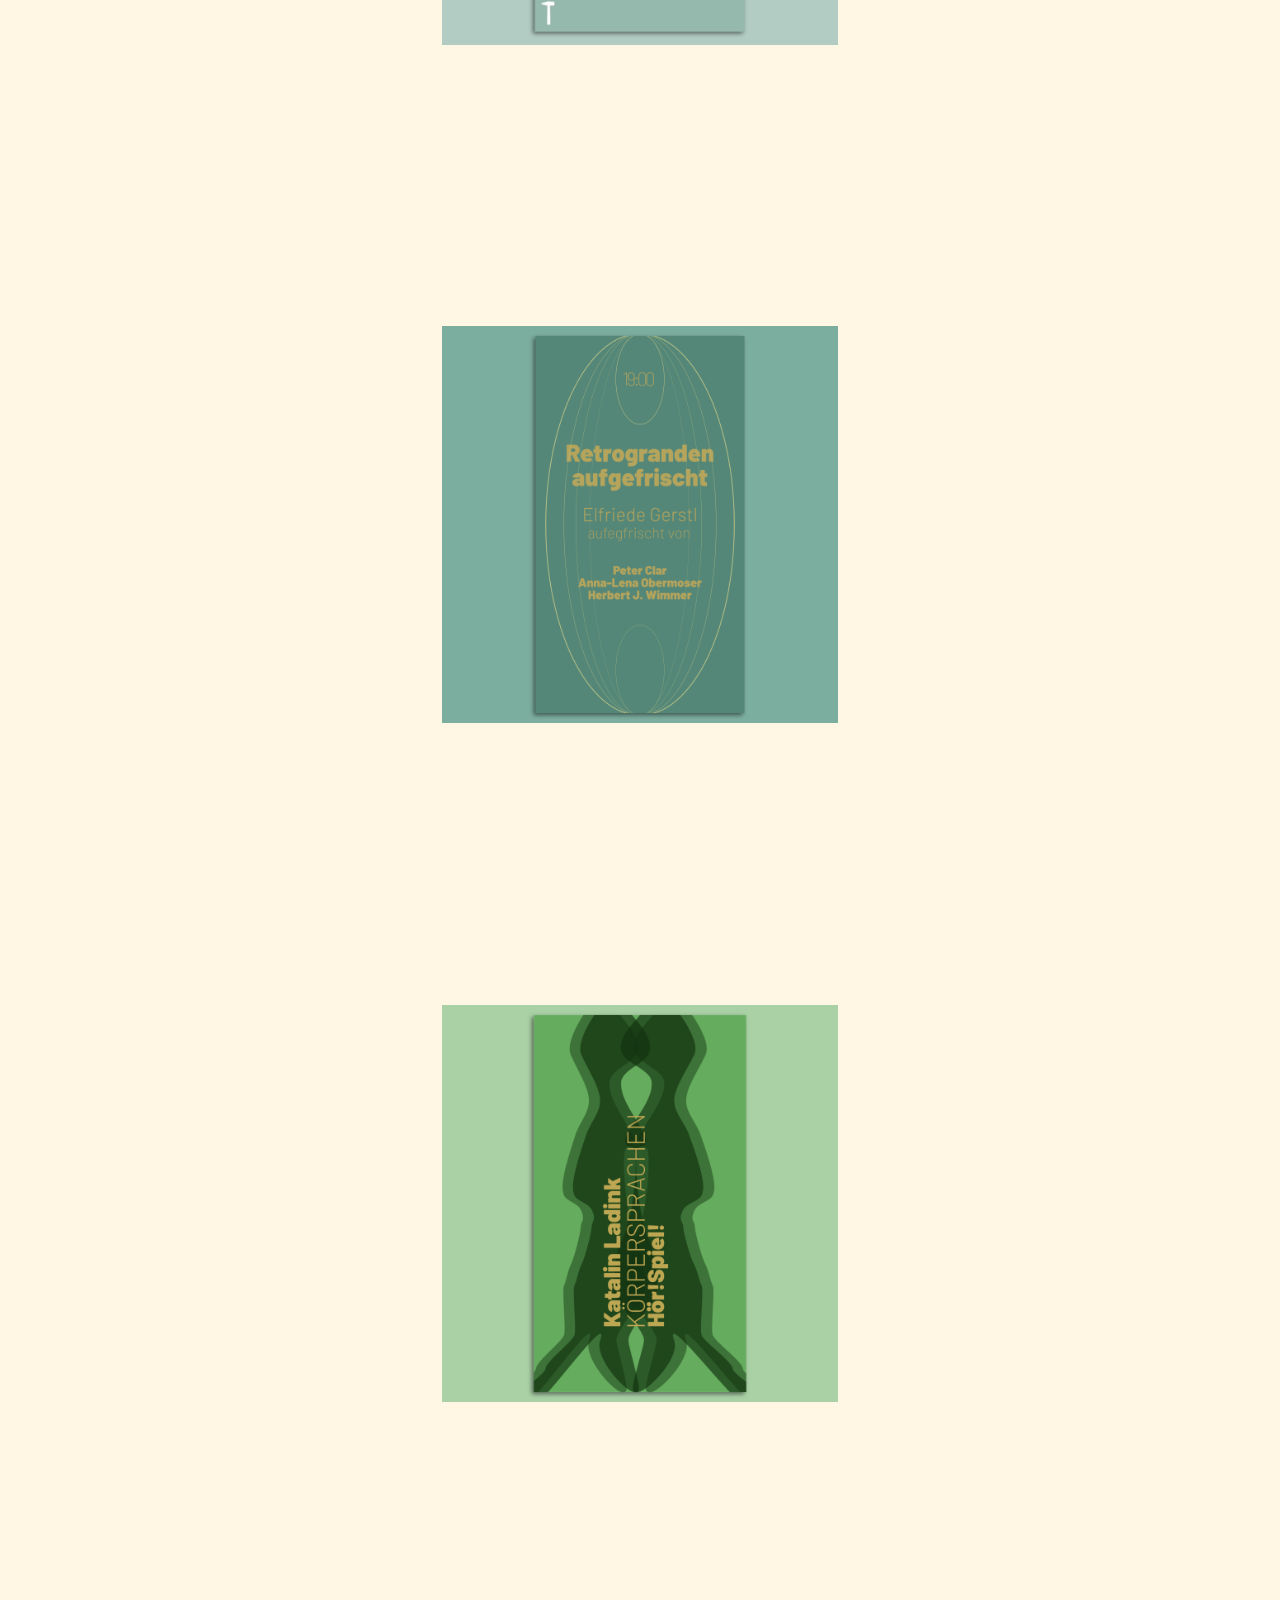
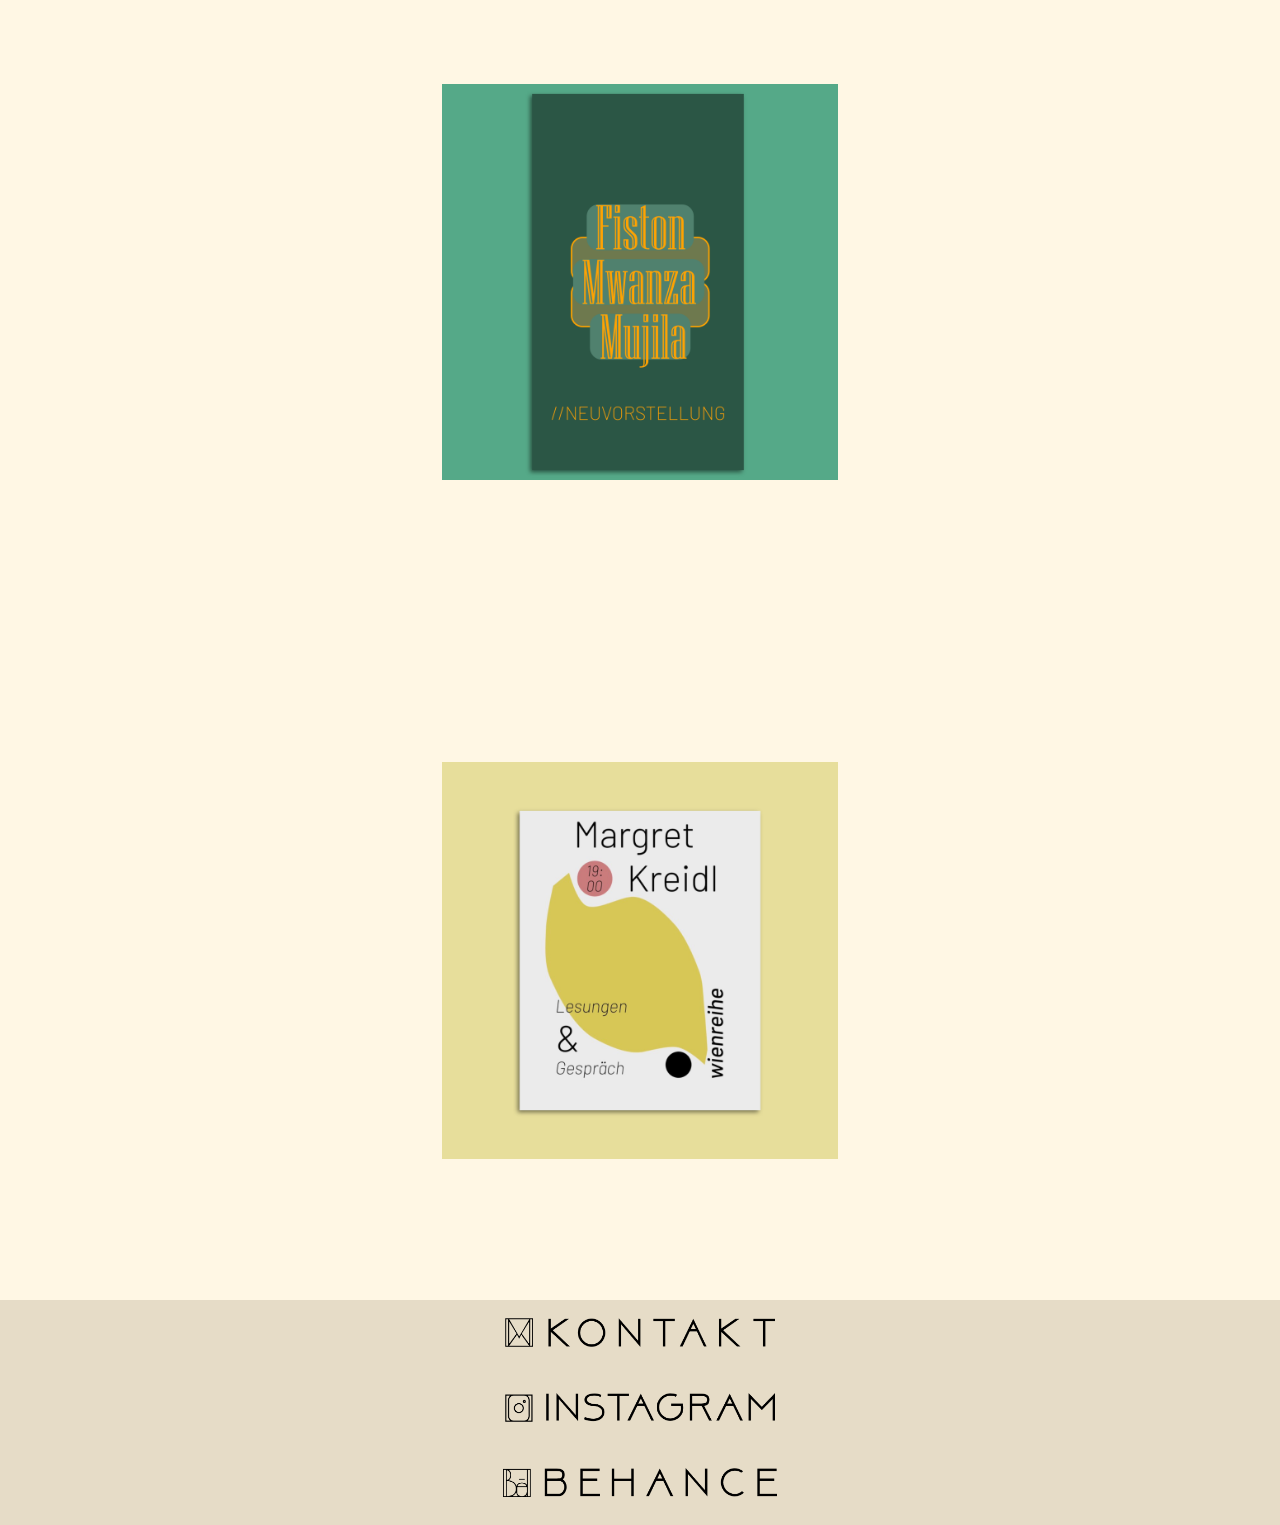
<file: d7.html>
<!DOCTYPE html>
<html lang="en">
  <head>
    <meta charset="UTF-8" />
    <meta http-equiv="X-UA-Compatible" content="IE=edge" />
    <meta name="viewport" content="width=device-width, initial-scale=1.0" />
    <meta name="desciption" content="Alles irgendwie stiller" />
    <meta name="robots" content="index,follow" />
    <link rel="icon" href="/svg/favicon.svg" />
    <link rel="stylesheet" href="/d7.css" />
    <title>MORPHIUM DESIGNS</title>
    <style></style>
  </head>
  <body>
    <div class="allescontainer">
      
      <div class="schrift-container">
        <p class="schrift1">ANKUENDIGUNGEN</p>
        
      </div>
      <a href="/index.html" class="hamburger-container">
        <img
        
        class="hamburger"
        src="/png/hamburger.png"
        alt=""
      />
      
      </a>
      
     
      
      <div class="lücke-container"></div>
     
      <div class="designundbeschreibung-container">
        <div class="beschreibung-container">
          <h1 class="beschreibung">Designs für Social-Media der Alten Schmiede Wien</h1>
        </div>
        <div class="design-container">
          <img src="/png/designs/Südtirol_Insta.jpg" alt="" class="design">
          <img src="/png/designs/Melchor_Insta.jpg" alt="" class="design">
          <img src="/png/designs/Retrogranden_Insta.jpg" alt="" class="design">
          <img src="/png/designs/Körpersprachen_Insta.jpg" alt="" class="design">
          <img src="/png/designs/Mujila_Insta.jpg" alt="" class="design">
          <img src="/png/designs/Kreidl_Insta.jpg" alt="" class="design">
          

          
          
        </div>
        
      
      </div>
    </div>
    <div class="footer" id="footer">
        <a href="/kontakt.html" target="_blank" class="kontaktgram">
          <img src="/png/kontakt.png" alt="" class="kontakticon"></a>
      <a class="instagram" href="https://www.instagram.com/morphiumdesign/" target="_blank">
      <img class="instaicon" src="/png/instagram.png" alt="" />

    </a>

    <a href="https://www.behance.net/MORPHIUM" target="_blank" class="behance">
      <img class="behanceicon" src="/png/behance.png" alt="" />
    </a>
      <!-- <h1 class="imprint">imprint © 2022 morphium</h1> -->
    </div>
    <div class="rahmenhalter"><div class="rahmen1">
      <div class="rahmen2">
        <div class="rahmen3"></div>
      </div>

    <script>
     
    </script>
  </body>
</html>
</file>
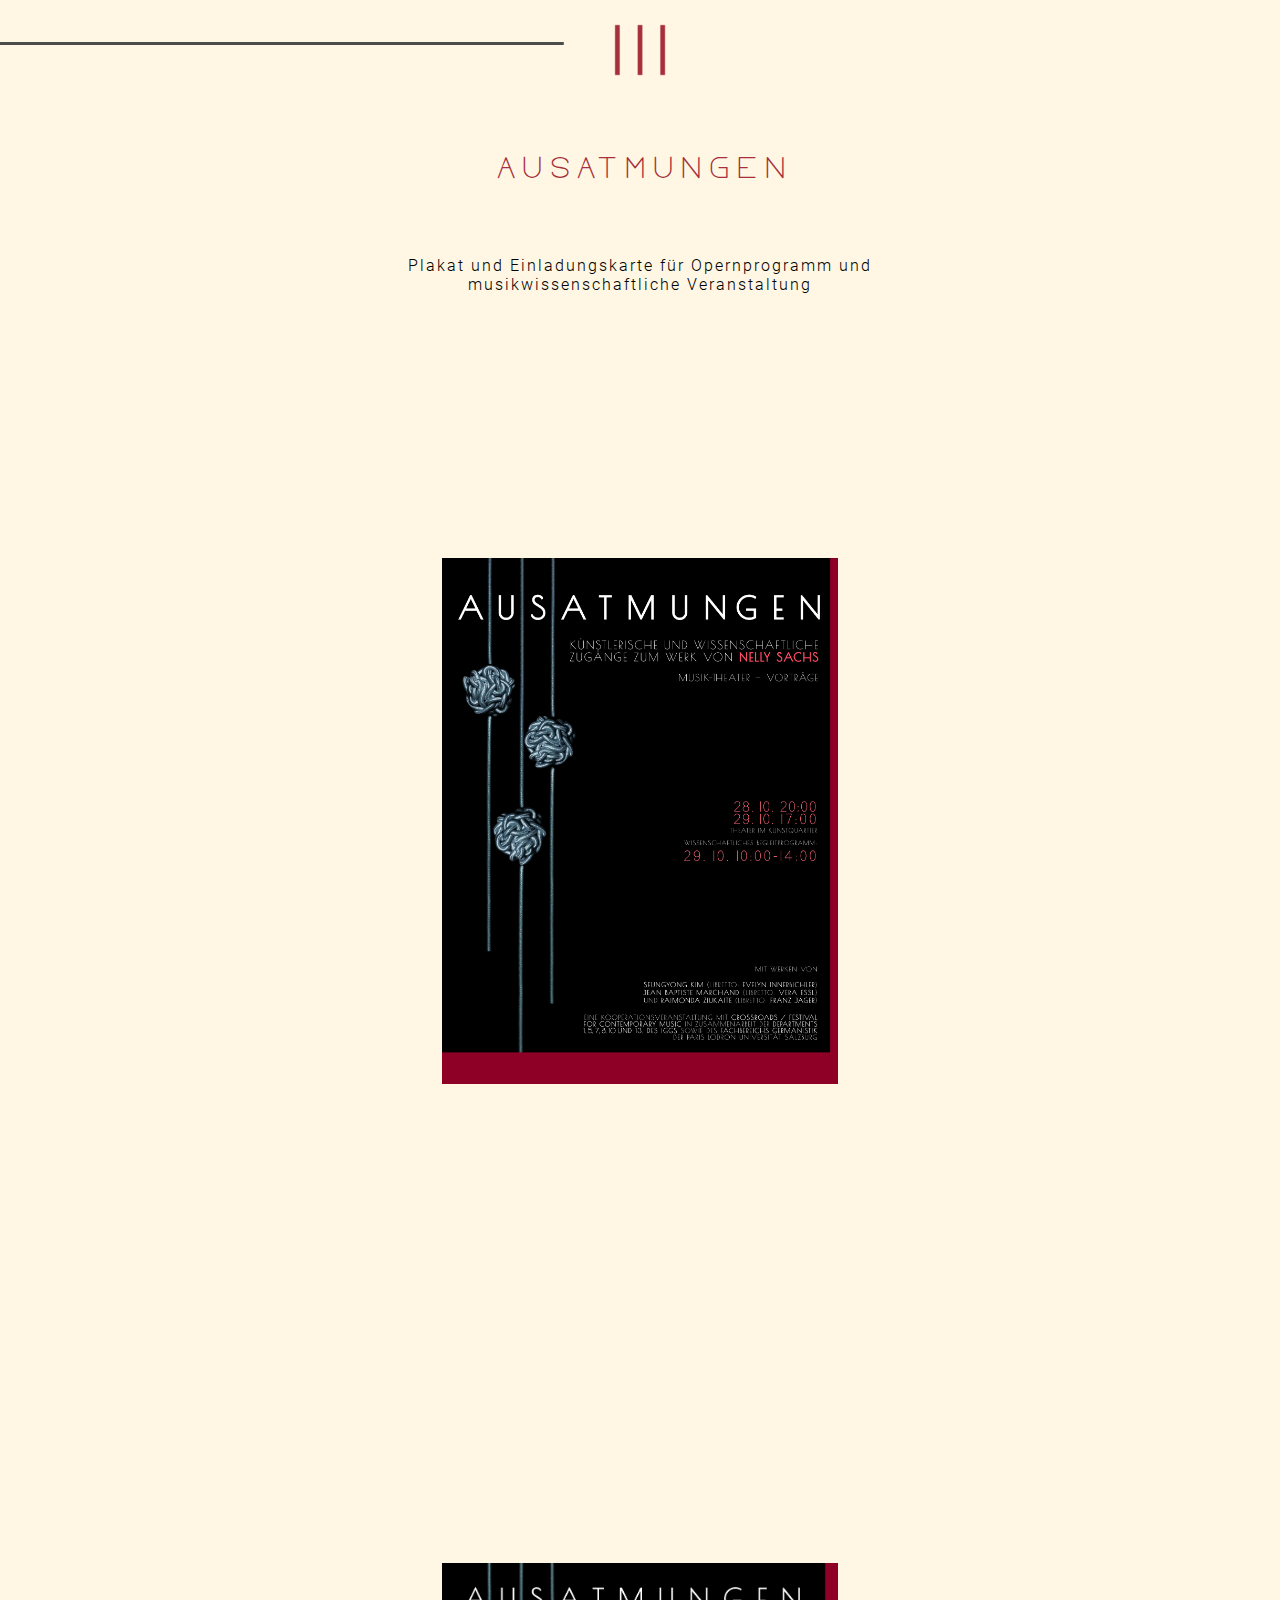
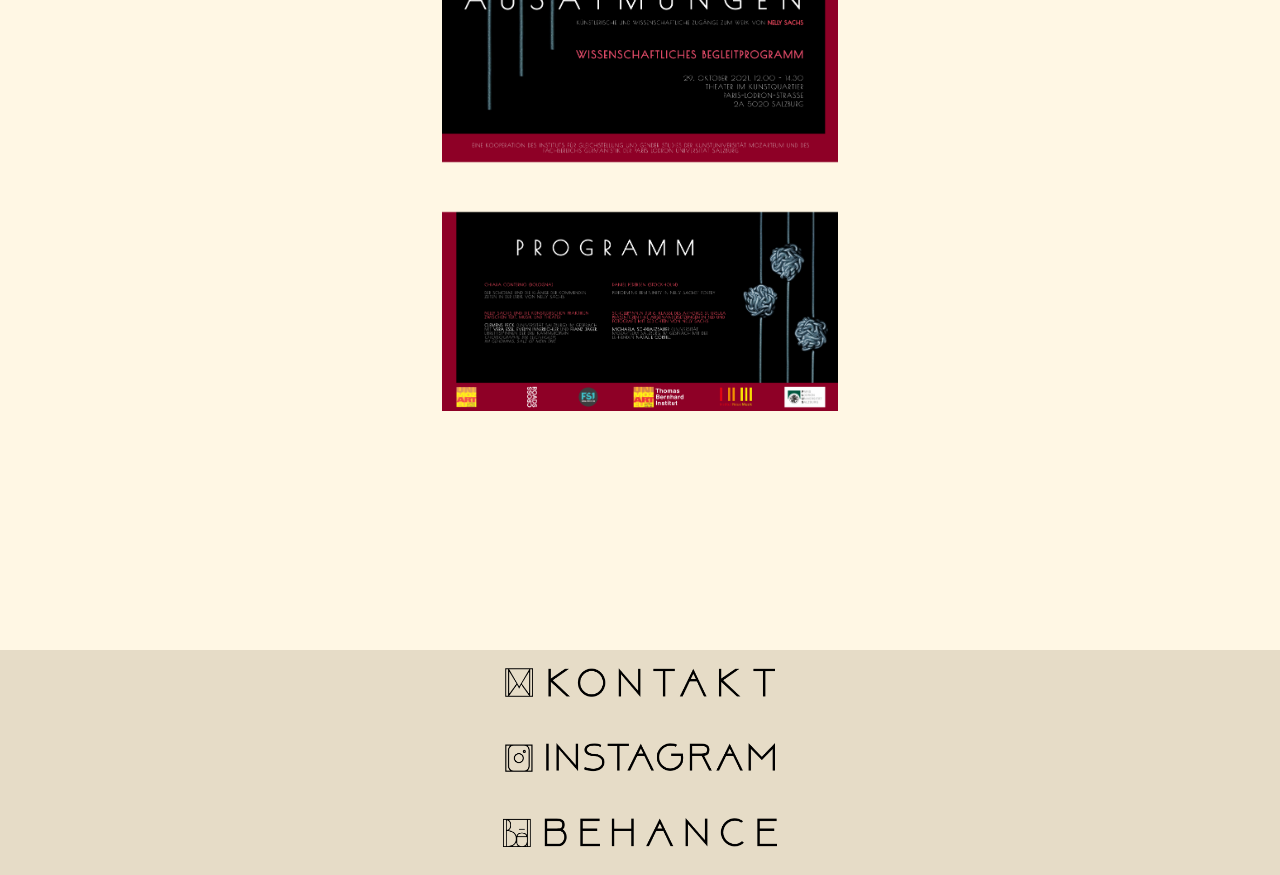
<file: d8.html>
<!DOCTYPE html>
<html lang="en">
  <head>
    <meta charset="UTF-8" />
    <meta http-equiv="X-UA-Compatible" content="IE=edge" />
    <meta name="viewport" content="width=device-width, initial-scale=1.0" />
    <meta name="desciption" content="Alles irgendwie stiller" />
    <meta name="robots" content="index,follow" />
    <link rel="icon" href="/svg/favicon.svg" />
    <link rel="stylesheet" href="/d8.css" />
    <title>MORPHIUM DESIGNS</title>
    <style></style>
  </head>
  <body>
    <div class="allescontainer">
      
      <div class="schrift-container">
        <p class="schrift1">AUSATMUNGEN</p>
        
      </div>
      <a href="/index.html" class="hamburger-container">
        <img
        
        class="hamburger"
        src="/png/hamburger.png"
        alt=""
      />
      
      </a>
      
     
      
      <div class="lücke-container"></div>
     
      <div class="designundbeschreibung-container">
        <div class="beschreibung-container">
          <h1 class="beschreibung">Plakat und Einladungskarte für Opernprogramm und musikwissenschaftliche Veranstaltung</h1>
        </div>
        <div class="design-container">
          <img src="/png/designs/Ausatmungen 1.png" alt="" class="design">
          <img src="/png/designs/Ausatmungen 2.png" alt="" class="design">

          

          
          
        </div>
        
      
      </div>
    </div>
    <div class="footer" id="footer">
        <a href="/kontakt.html" target="_blank" class="kontaktgram">
          <img src="/png/kontakt.png" alt="" class="kontakticon"></a>
          <a class="instagram" href="https://www.instagram.com/morphiumdesign/" target="_blank">
            <img class="instaicon" src="/png/instagram.png" alt="" />
      
          </a>
      
          <a href="https://www.behance.net/MORPHIUM" target="_blank" class="behance">
            <img class="behanceicon" src="/png/behance.png" alt="" />
          </a>
      <!-- <h1 class="imprint">imprint © 2022 morphium</h1> -->
    </div>
    <div class="rahmenhalter"><div class="rahmen1">
      <div class="rahmen2">
        <div class="rahmen3"></div>
      </div>

    <script>
     
    </script>
  </body>
</html>
</file>
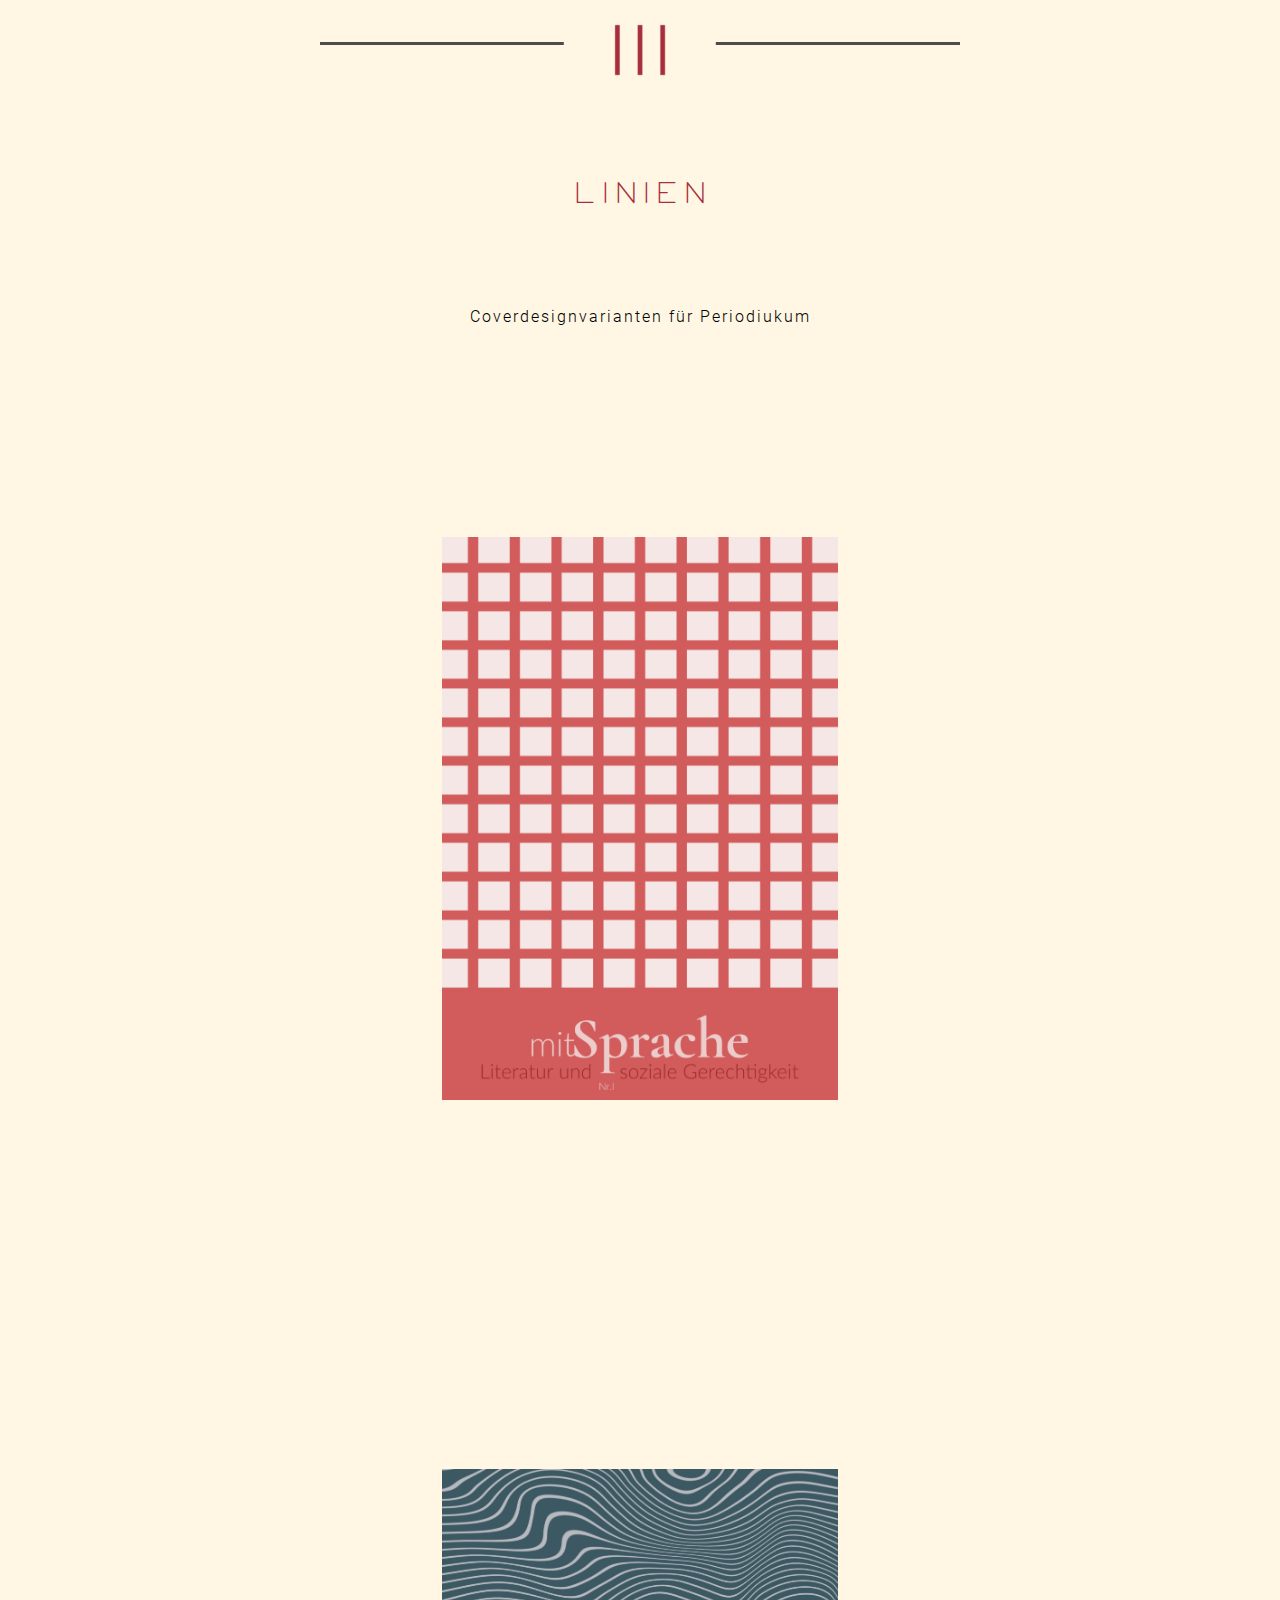
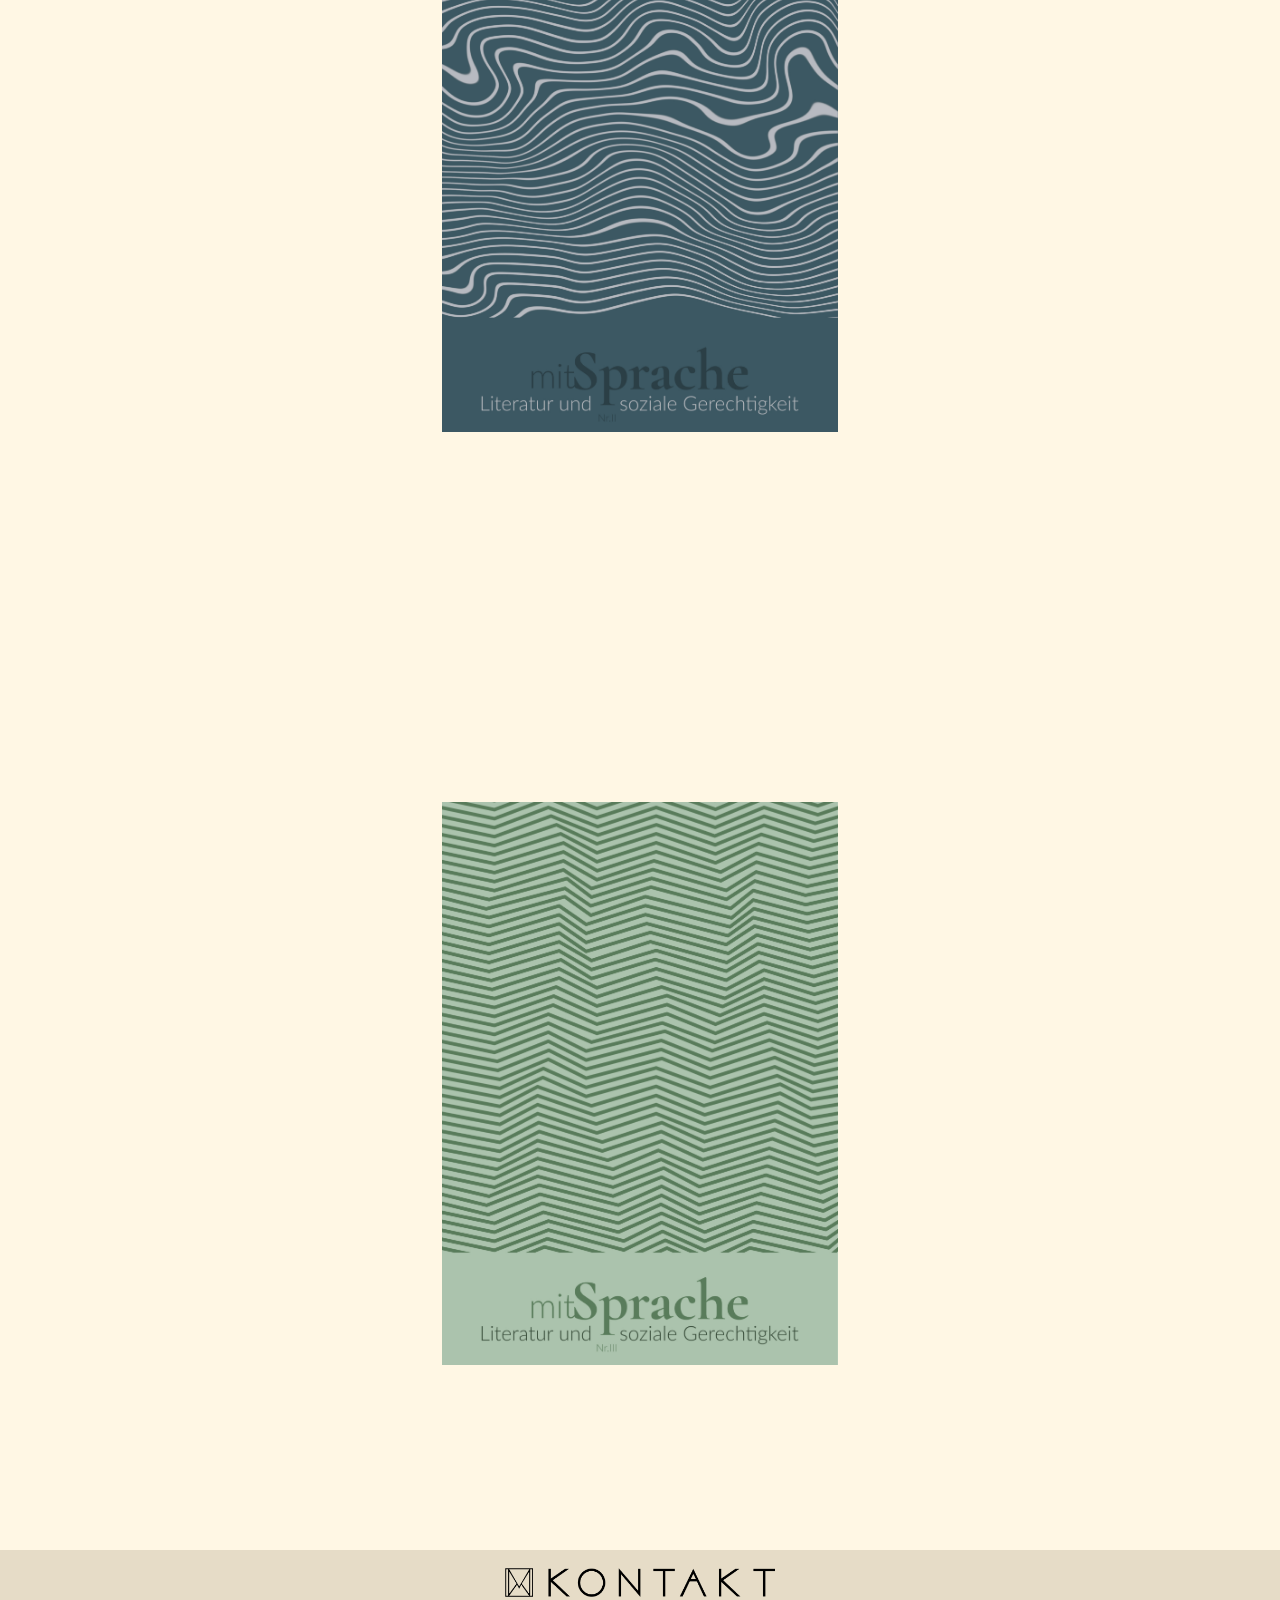
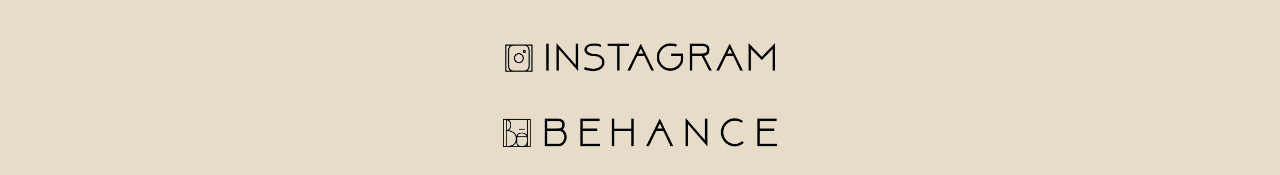
<file: d9.html>
<!DOCTYPE html>
<html lang="en">
  <head>
    <meta charset="UTF-8" />
    <meta http-equiv="X-UA-Compatible" content="IE=edge" />
    <meta name="viewport" content="width=device-width, initial-scale=1.0" />
    <meta name="desciption" content="Alles irgendwie stiller" />
    <meta name="robots" content="index,follow" />
    <link rel="icon" href="/svg/favicon.svg" />
    <link rel="stylesheet" href="/d9.css" />
    <title>MORPHIUM DESIGNS</title>
    <style></style>
  </head>
  <body>
    <div class="allescontainer">
      
      <div class="schrift-container">
        <p class="schrift1">LINIEN</p>
        
      </div>
      <a href="/index.html" class="hamburger-container">
        <img
        
        class="hamburger"
        src="/png/hamburger.png"
        alt=""
      />
      
      </a>
      
     
      
      <div class="lücke-container"></div>
     
      <div class="designundbeschreibung-container">
        <div class="beschreibung-container">
          <h1 class="beschreibung">Coverdesignvarianten für Periodiukum</h1>
        </div>
        <div class="design-container">
          <img src="/png/designs/Linien_01.jpg" alt="" class="design">
          <img src="/png/designs/Linien_02.jpg" alt="" class="design">
          <img src="/png/designs/Linien_03.jpg" alt="" class="design">

          

          
          
        </div>
        
      
      </div>
    </div>
    <div class="footer" id="footer">
        <a href="/kontakt.html" target="_blank" class="kontaktgram">
          <img src="/png/kontakt.png" alt="" class="kontakticon"></a>
          <a class="instagram" href="https://www.instagram.com/morphiumdesign/" target="_blank">
            <img class="instaicon" src="/png/instagram.png" alt="" />
      
          </a>
      
          <a href="https://www.behance.net/MORPHIUM" target="_blank" class="behance">
            <img class="behanceicon" src="/png/behance.png" alt="" />
          </a>
    <div class="rahmenhalter"><div class="rahmen1">
      <div class="rahmen2">
        <div class="rahmen3"></div>
      </div>

    <script>
     
    </script>
  </body>
</html>
</file>
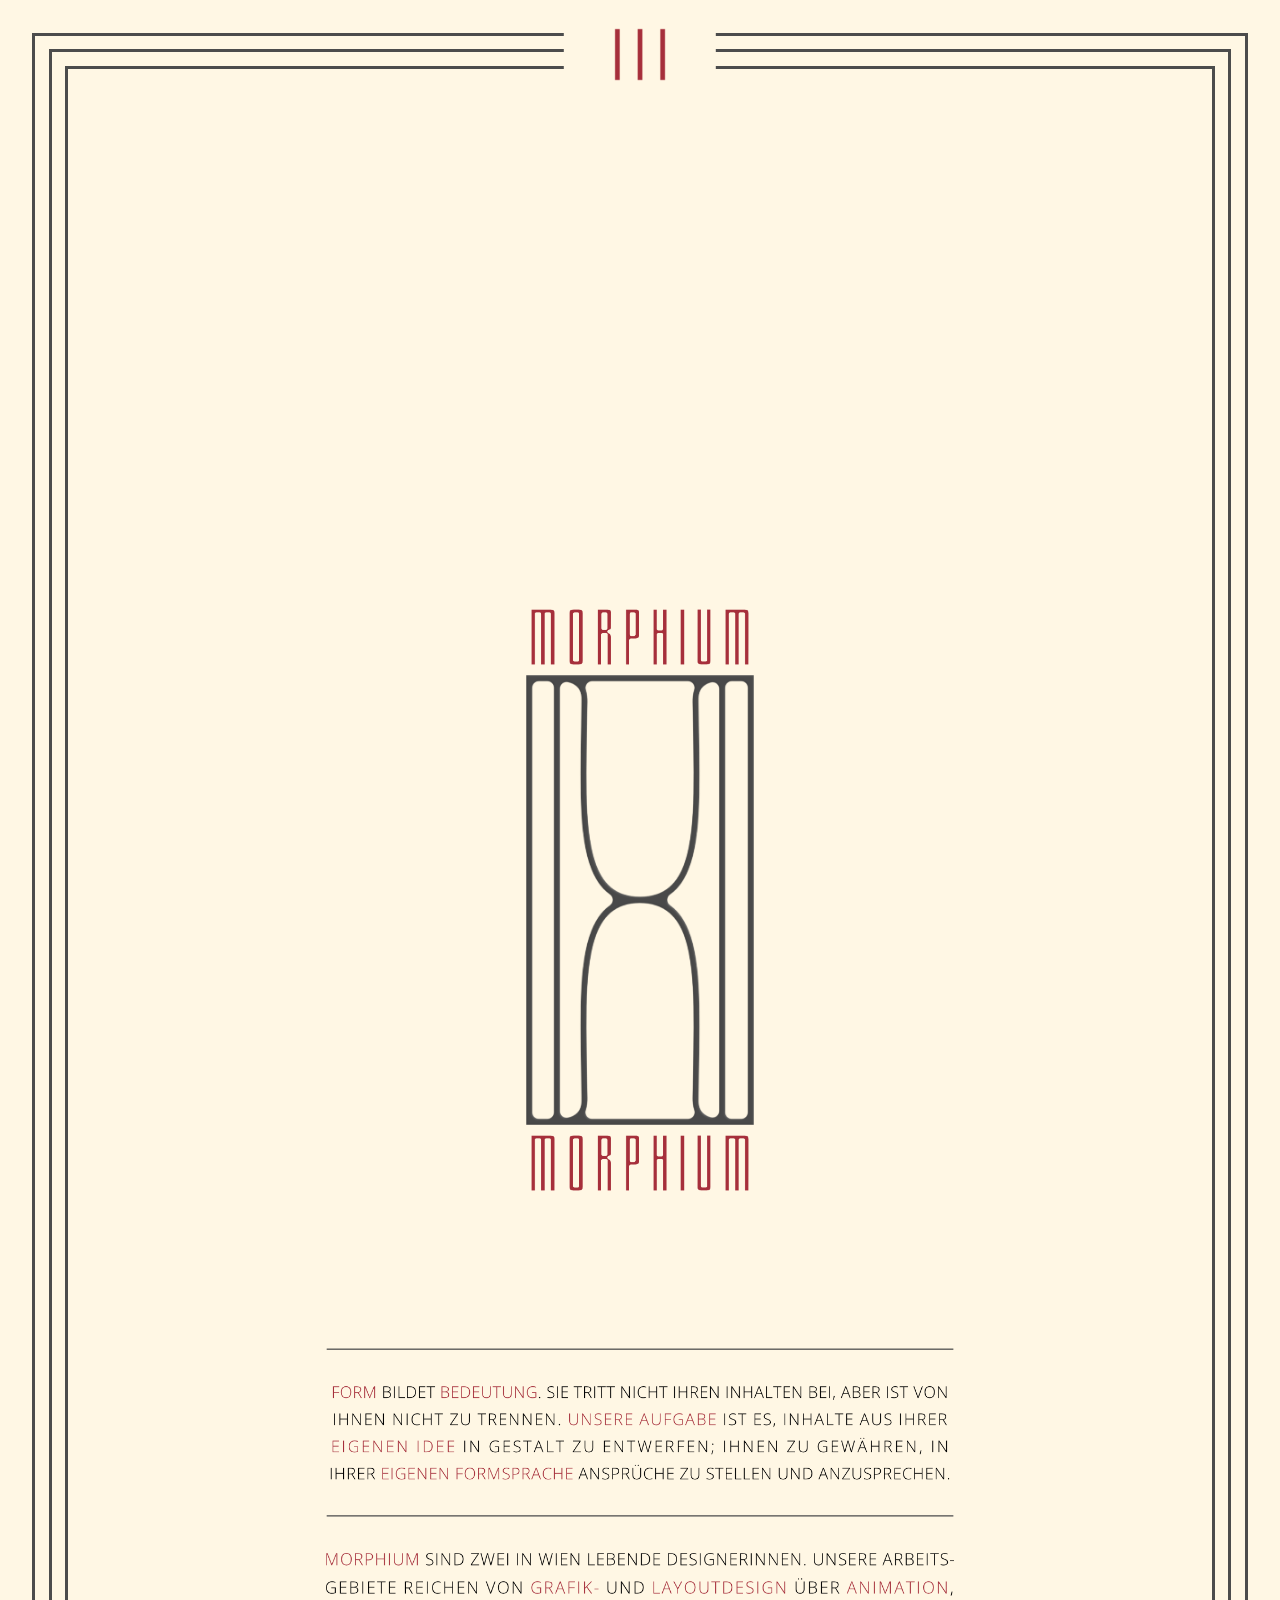
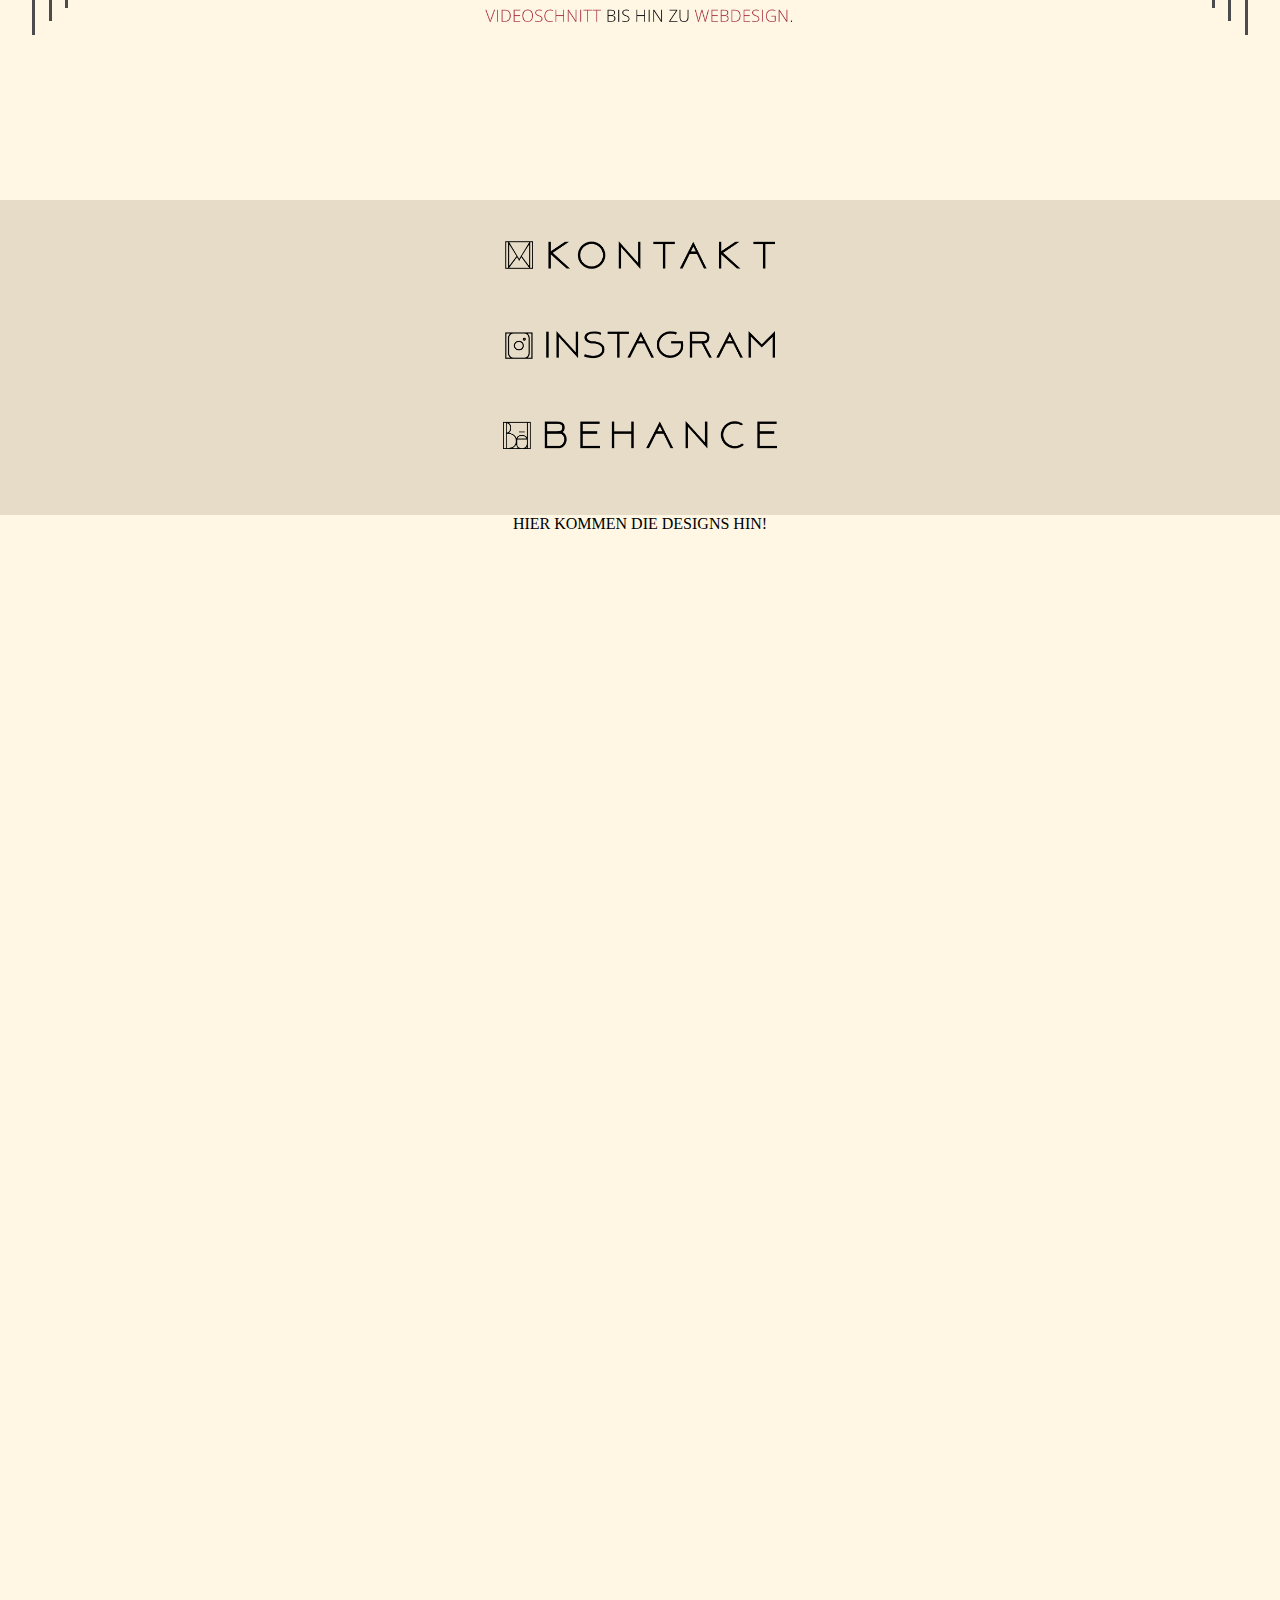
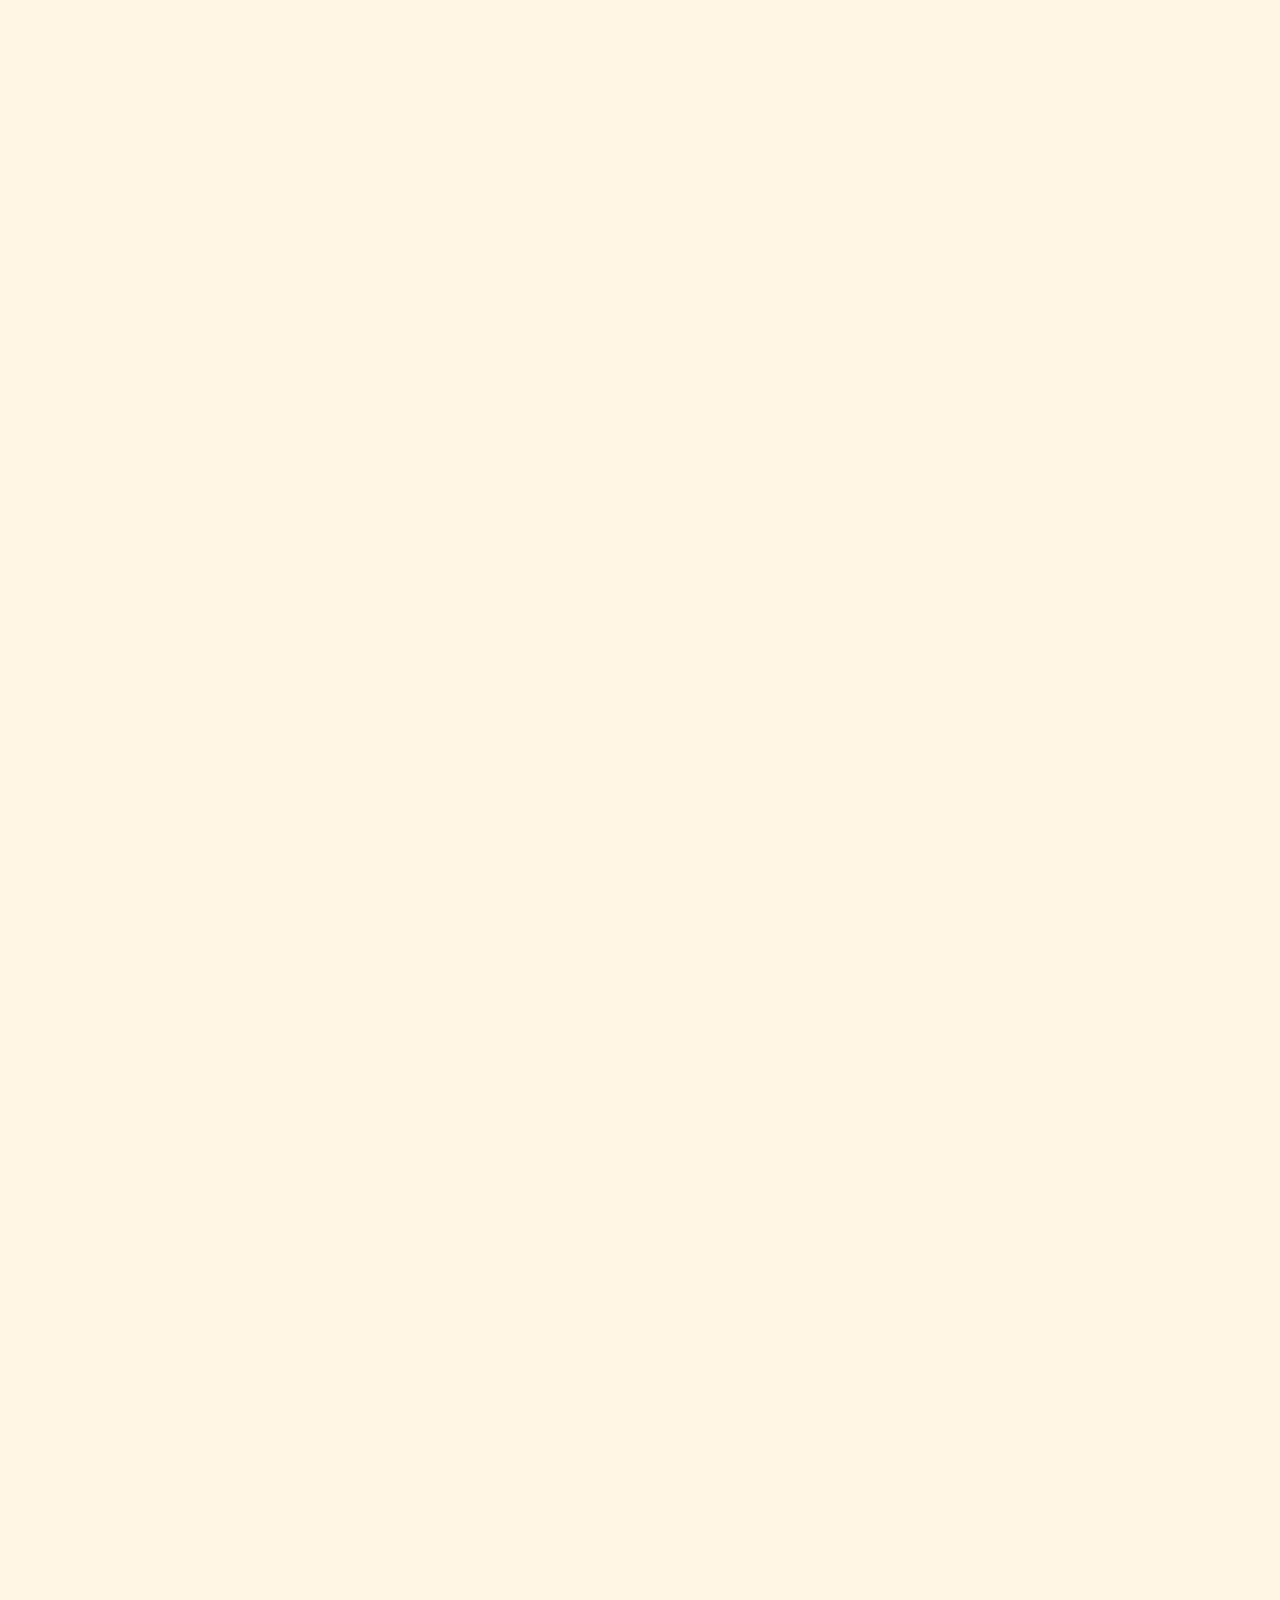
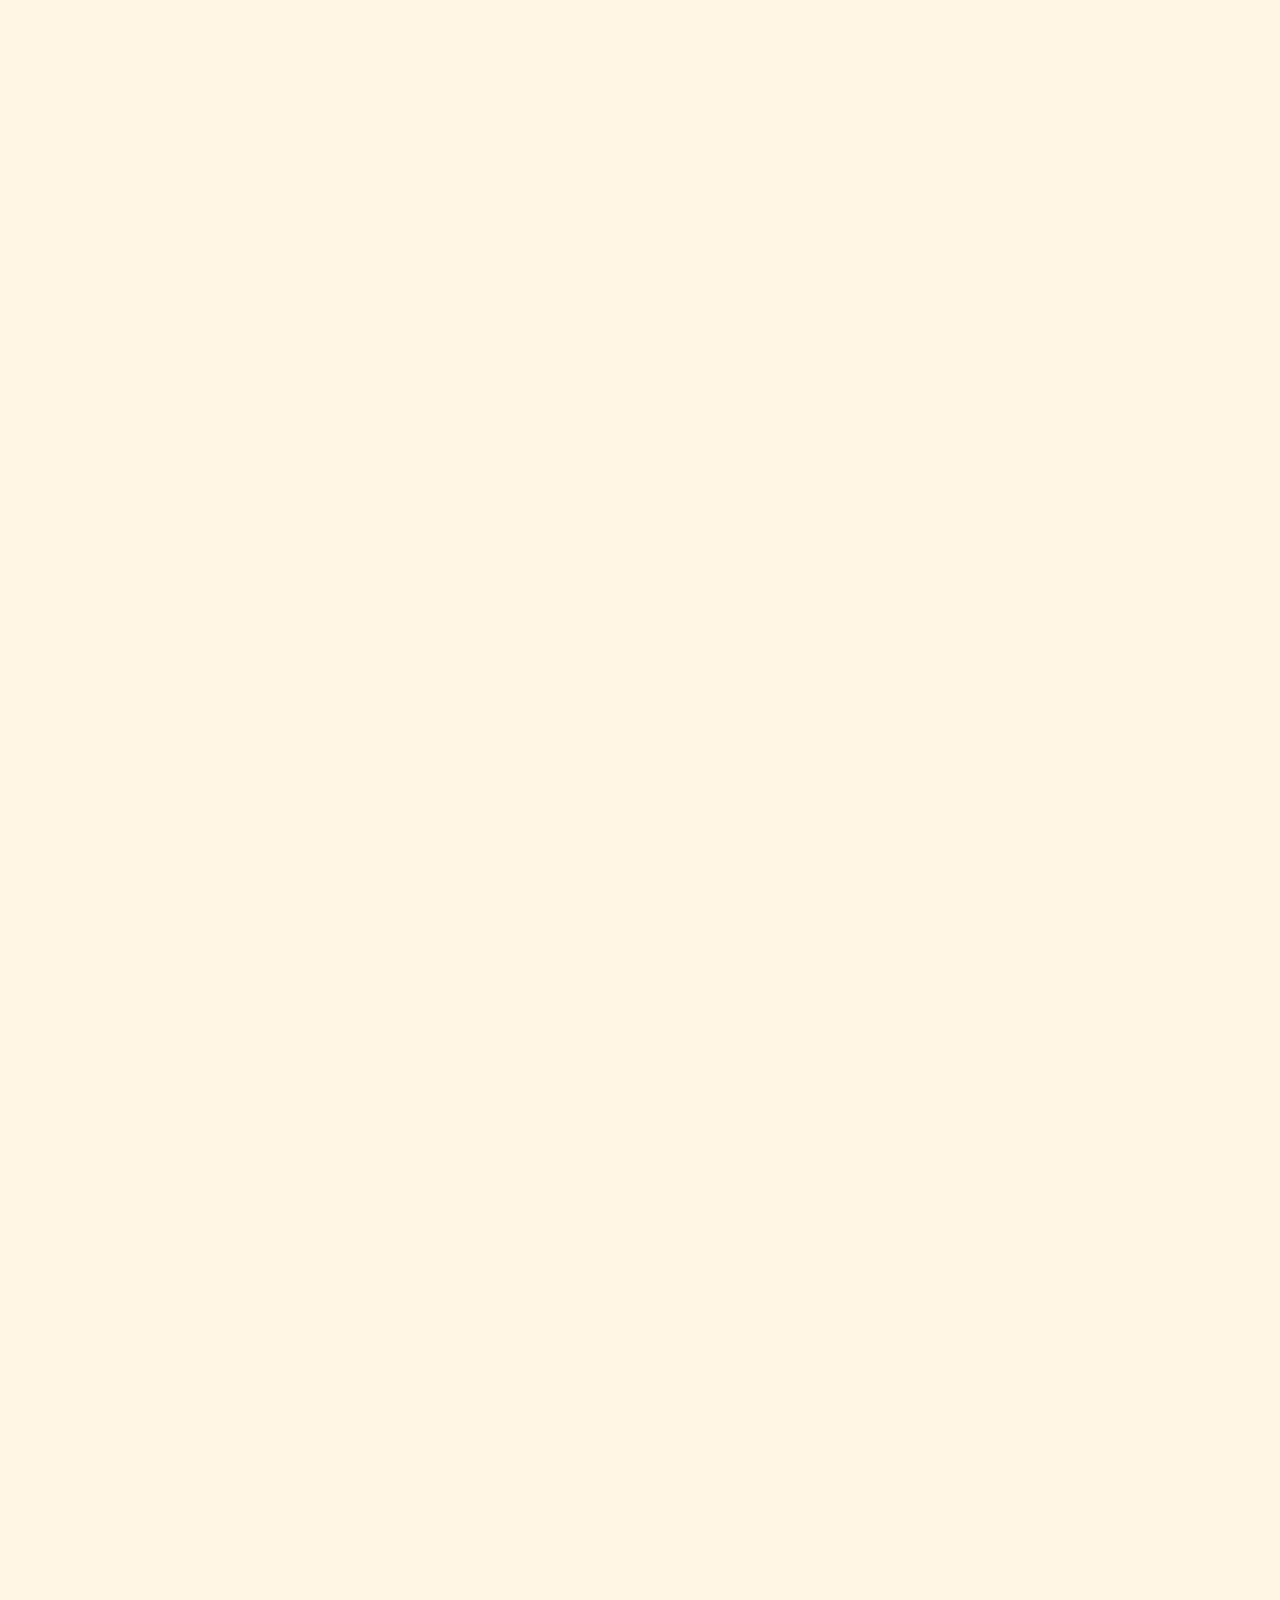
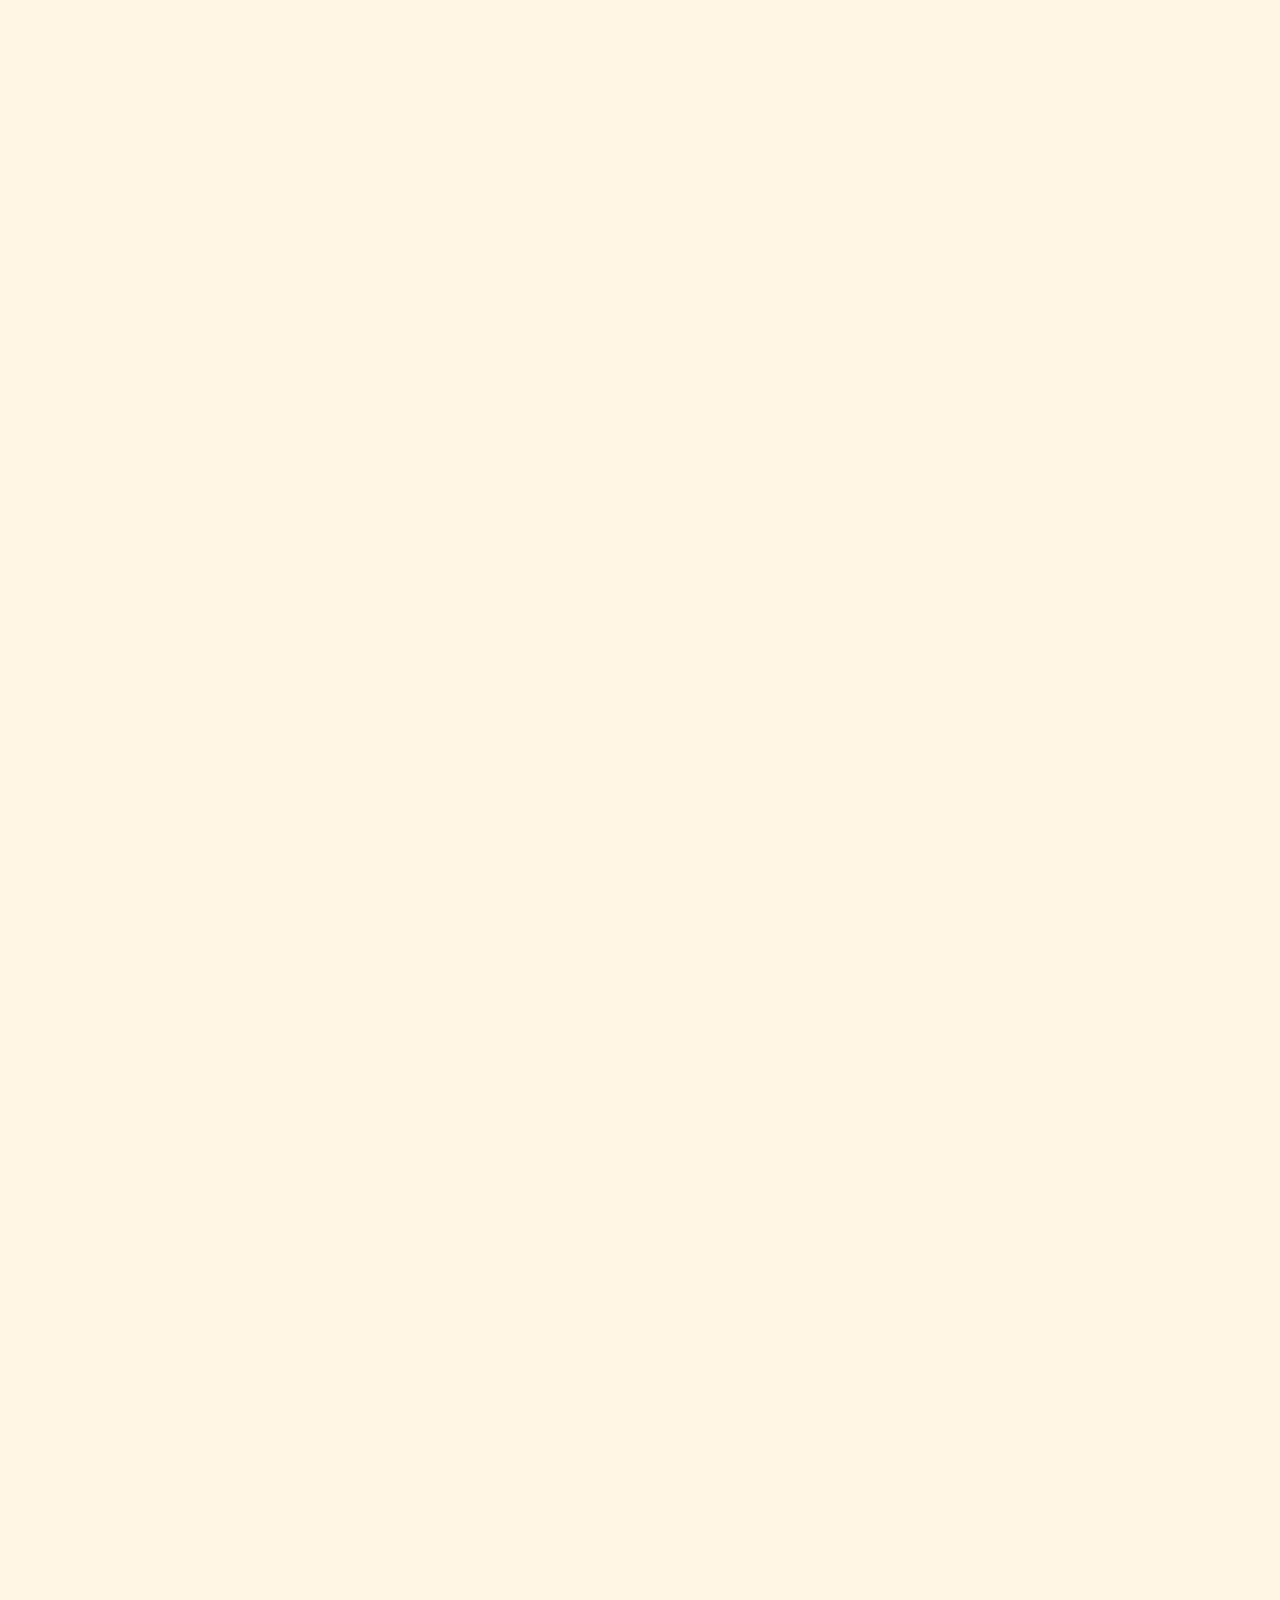
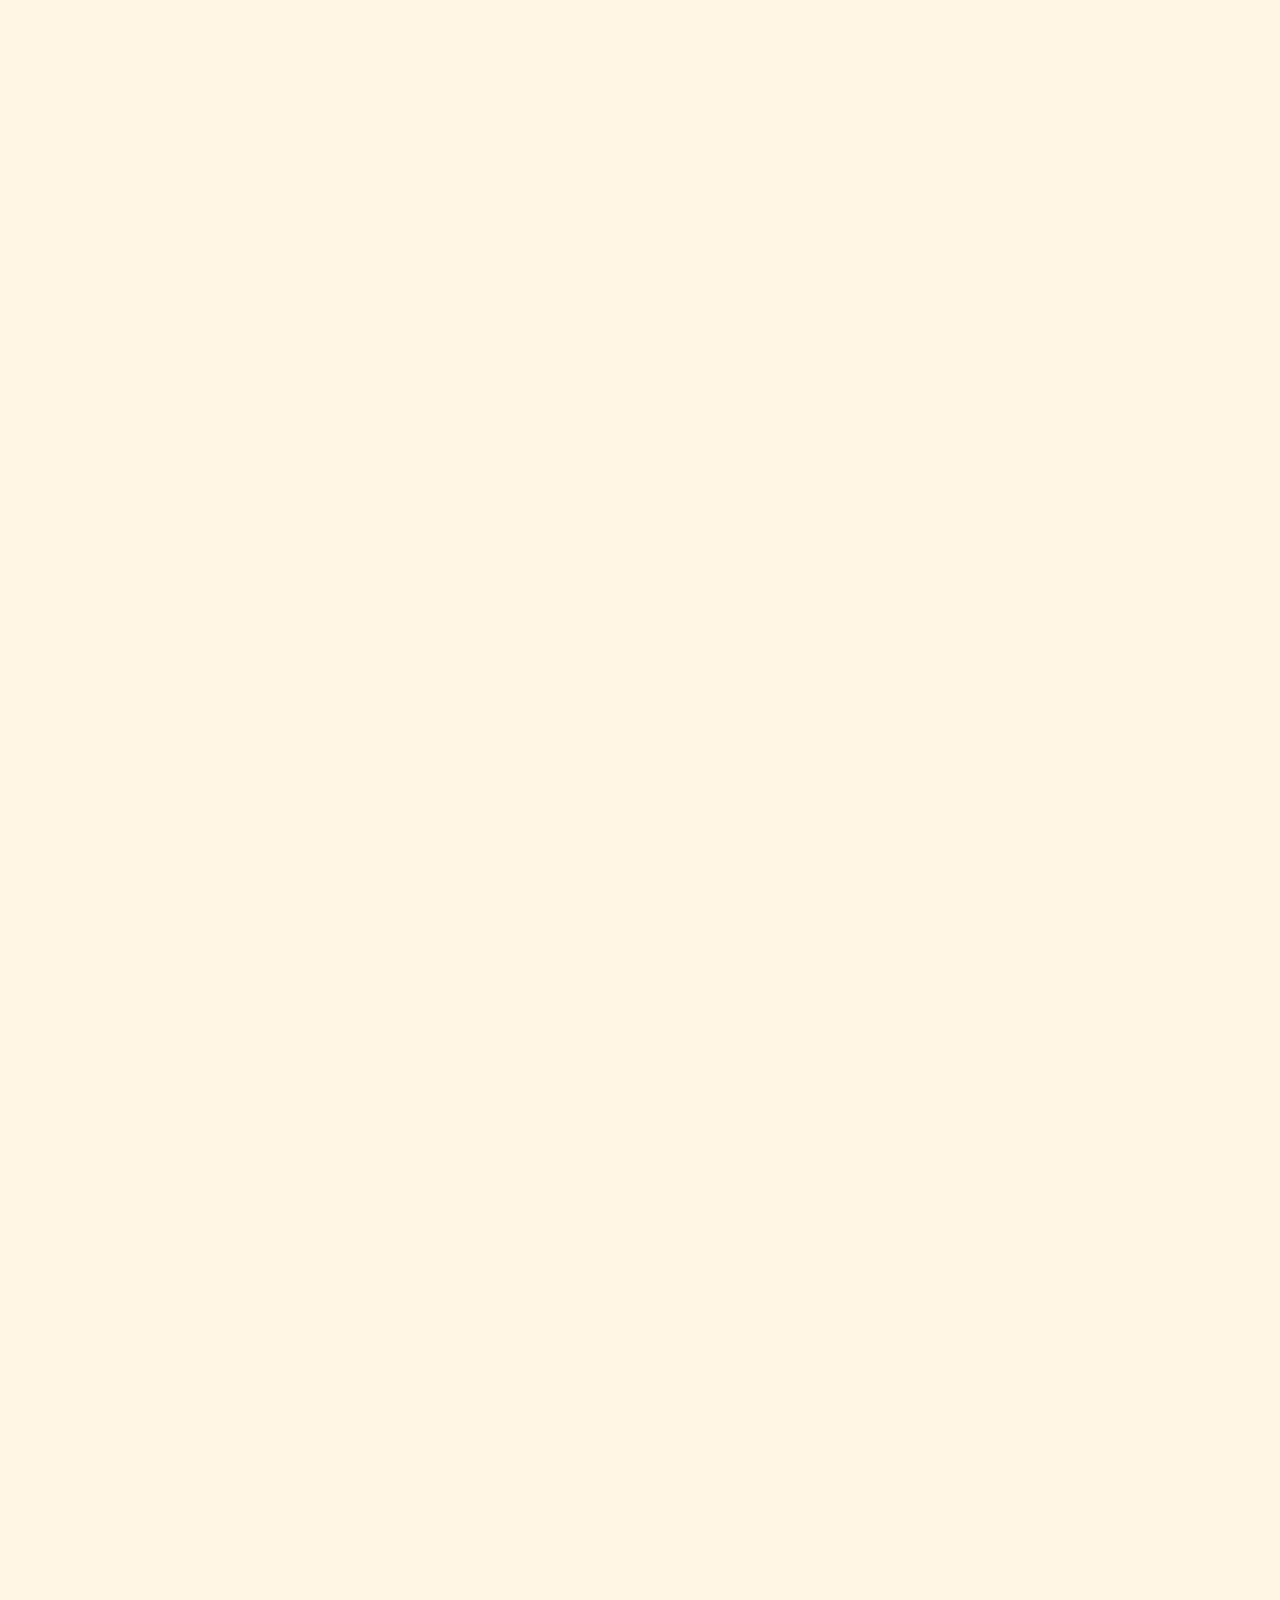
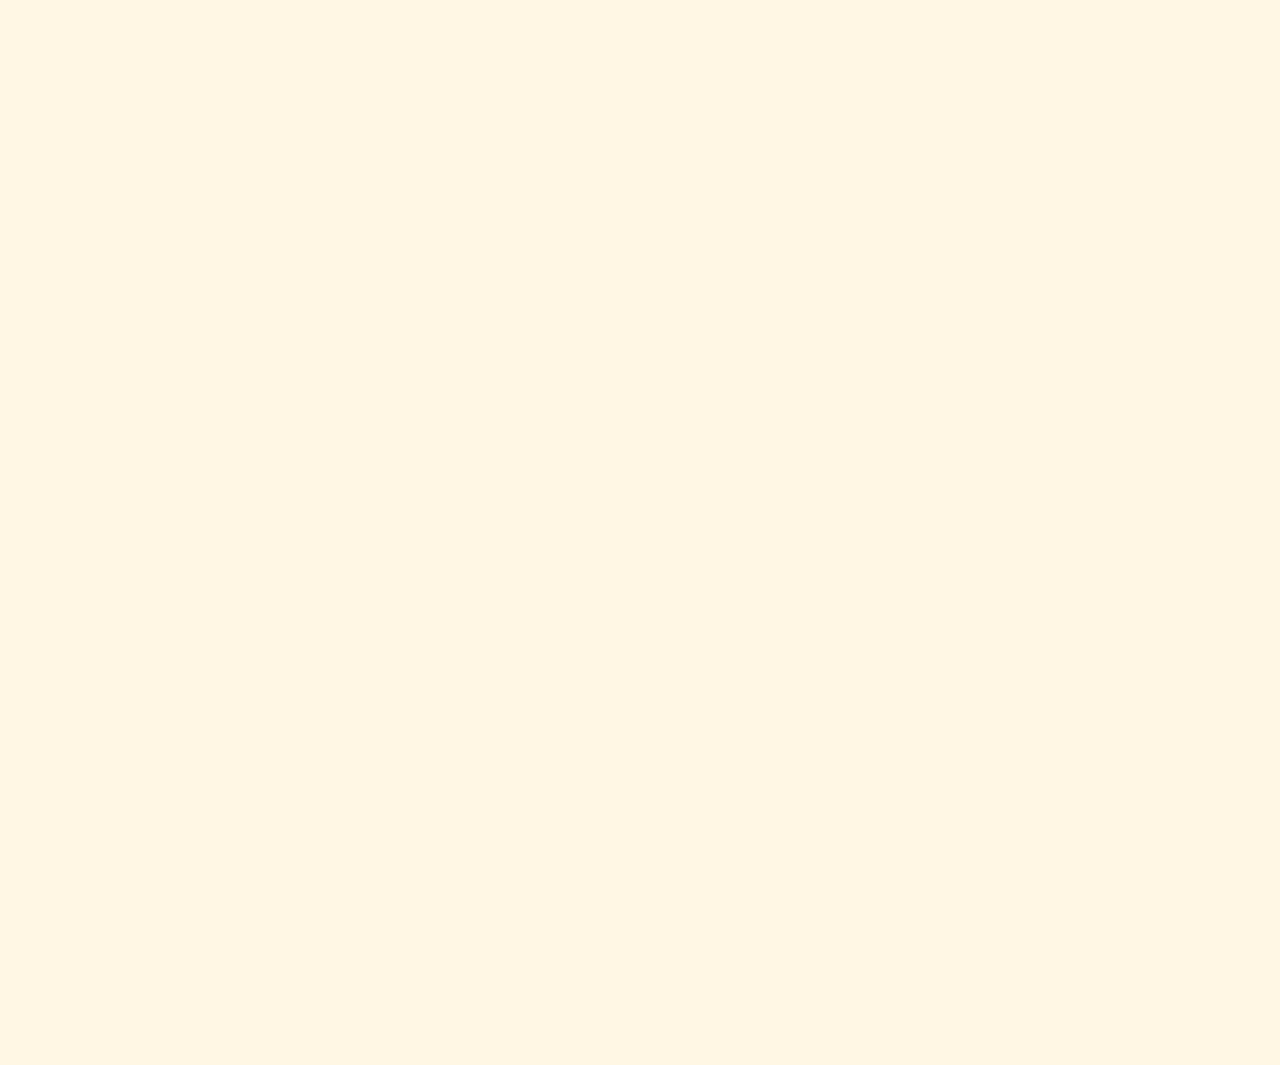
<file: homepage.html>
<!DOCTYPE html>
<html lang="en">
  <head>
    <meta charset="UTF-8" />
    <meta http-equiv="X-UA-Compatible" content="IE=edge" />
    <meta name="viewport" content="width=device-width, initial-scale=1.0" />
    <meta name="desciption" content="Alles irgendwie stiller" />
    <meta name="robots" content="index,follow" />
    <link rel="icon" href="/svg/favicon.svg" />
    <link rel="stylesheet" href="/style.css" />
    <title>MORPHIUM</title>
    
    <style></style>
   
    <script src="https://ajax.googleapis.com/ajax/libs/jquery/3.6.0/jquery.min.js"></script>
  </head>
  <body>
    
    <div class="allescontainer">
      
      <div class="logo-container">
        <img class="logo" src="/png/logo (3d) kleiner.png" alt="" />
      </div>
      <div class="schrift-container">
        <img src="/png/schrift.png" alt="" class="schrift1" />
        
      </div>
      <div class="schrift2-container">
        <img src="/png/schrift.png" alt="" class="schrift2" />
        
      </div>
      <div class="schrift-mobile-container">
        <img src="/png/schrift mobile.png" alt="" class="schrift-mobile" />
      </div>
      <div class="hamburger-container">
        <img
          onclick="myFunction()"
          class="hamburger"
          src="/png/hamburger.png"
          alt=""
          id="hamburger"
        />
      </div>
      <div class="lücke-container"></div>
      <div style="visibility: hidden" id="menü" class="menu-container">
        <a href="/kontakt.html" class="kontaktlink" target="_blank"><h1 class="kontakt">kontakt</h1 ></a>
        
        <h1 class="designs" id="designs">designs</h1>
        <h1 class="überuns" id="überuns">about</h1>
      </div>
      <div class="beschreibung-container" id="beschreibung">
        <img src="/png/beschreibung.png" alt="" class="beschreibung">
        <img src="/png/about.png" alt="" class="bio">
        
       
      </div>
      <div class="beschreibung-mobile-container">
        <img src="/png/beschreibung mobile.png" alt="" class="beschreibung_mobile">
        <img src="/png/about mobile.png" alt="" class="bio_mobile">

      </div>
        
      <!-- <div class="menu2-container">
        <h1 class="kontakt2">-kontakt-</h1>
        
        
      </div> -->

      
      </div>
    </div>
    <div class="footer" id="footer">
      <div class="kontaktgram">
        <a href="/kontakt.html" target="_blank">
          <img src="/png/kontakt.png" alt="" class="kontakticon"></a>
        
      </div>
      <div class="instagram">
        <img class="instaicon" src="/png/instagram.png" alt="" />
      </div>
      <div class="behance">
        <img class="behanceicon" src="/png/behance.png" alt="" />
      </div>
      <!-- <h1 class="imprint">imprint © 2022 morphium</h1> -->
    </div>
    <div class="anker" id="anker">
      <p>HIER KOMMEN DIE DESIGNS HIN!</p>
    </div>
    
    <div class="rahmenhalter">
      
      <div class="rahmen1">
        <div class="rahmen2">
          <div class="rahmen3"></div>
        </div></div>
    <script>
      function myFunction() {
        var x = document.getElementById("menü");
        if (x.style.visibility === "hidden") {
          x.style.visibility = "visible";
          x.style.opacity = "1";
        } else {
          x.style.opacity = "0";

          x.style.visibility = "hidden";
        }
      }


    </script>

<script>
  $("#designs").click(function() {
  $('html, body').animate({
    scrollTop: $("#footer").offset().top
  }, 2000);
});

</script>

<script>
  $("#überuns").click(function() {
  $('html, body').animate({
    scrollTop: $("#beschreibung").offset().top
  }, 2000);
});

</script>



  </body>
</html>
</file>
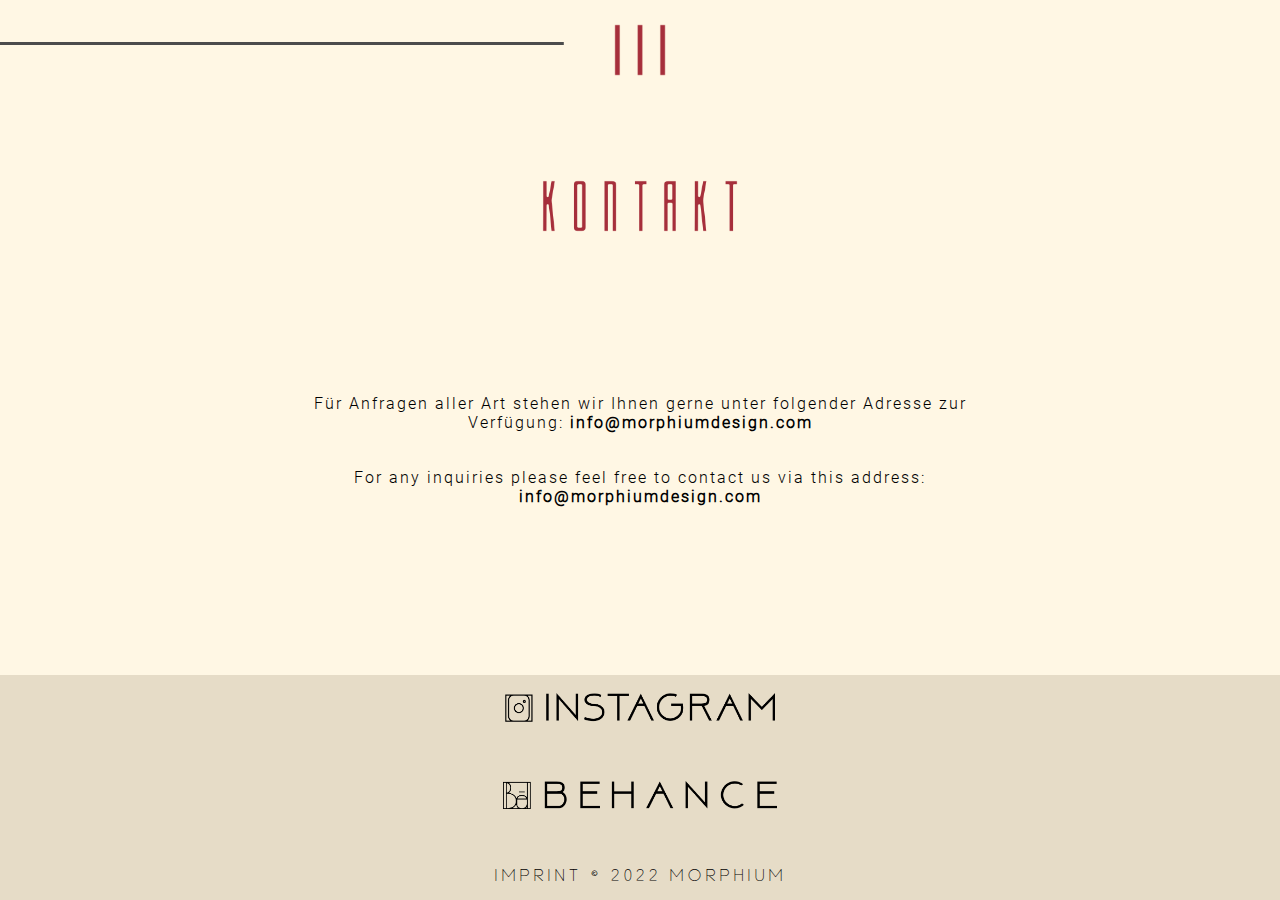
<file: kontakt.html>
<!DOCTYPE html>
<html lang="en">
  <head>
    <meta charset="UTF-8" />
    <meta http-equiv="X-UA-Compatible" content="IE=edge" />
    <meta name="viewport" content="width=device-width, initial-scale=1.0" />
    <meta name="desciption" content="Alles irgendwie stiller" />
    <meta name="robots" content="index,follow" />
    <link rel="icon" href="/svg/favicon.svg" />
    <link rel="stylesheet" href="/kontaktstyle.css" />
    <title>KONTAKT</title>
    <style></style>
  </head>
  <body>
    <div class="allescontainer">
      
      <div class="schrift-container">
        <img src="/png/kontaktschrift.png" alt="" class="schrift1" />
        
      </div>
      <a href="/index.html" class="hamburger-container">
        <img
        
        class="hamburger"
        src="/png/hamburger.png"
        alt=""
      />
      
      </a>
      
     
      
      <div class="lücke-container"></div>
     
      <div class="beschreibung-container"><h1 class="beschreibung">Für Anfragen aller Art stehen wir Ihnen gerne unter folgender Adresse zur Verfügung: <strong>info@morphiumdesign.com</strong></h1>
        <h1 class="beschreibungeng">For any inquiries please feel free to contact us via this address: <strong>info@morphiumdesign.com</strong></h1></div>
      <!-- <div class="menu2-container">
        <h1 class="kontakt2">-kontakt-</h1>
        
        
      </div> -->

      
      </div>
    </div>
    <div class="footer">
     
      <div class="instagram">
        <img class="instaicon" src="/png/instagram.png" alt="" />
      </div>
      <div class="behance">
        <img class="behanceicon" src="/png/behance.png" alt="" />
      </div> 

      <h1 class="imprint">imprint © 2022 morphium</h1>
    </div>
    <div class="rahmenhalter"><div class="rahmen1">
      <div class="rahmen2">
        <div class="rahmen3"></div>
      </div>

    <script>
     
    </script>
  </body>
</html>
</file>
<file: d1.css>
* {
    margin: 0;
    padding: 0;
    border: 0;
    box-sizing: border-box;
    overflow-x: hidden;
  }
  
  @font-face {
    src: url(fonts/Halva-qZY3r.otf);
    font-family: halva;
  }
  
  @font-face {
    src: url(fonts/Roboto-Light.ttf);
    font-family: roboto;
  }
  
  html,
  body {
    scroll-behavior: smooth;
    overflow-x: hidden;
  }
  
  .allescontainer {
    height:300vh;
    width: 100vw;
  
    display: flex;
  
    align-items: center;
    flex-direction: column;
    background-size: 100% !important;
    background-repeat: no-repeat !important;
    background-position: center !important;
    background-color: #fff7e4;
    padding: 0vh;
  }

  @media (max-width: 1000px) {
    .allescontainer{
      height: 250vh;
    }
  }
  


  .rahmenhalter {
    pointer-events: none;
   top: 0;
    position: absolute;
    height: 45px;
    width: 50vw;
  
    display: flex;
  
    justify-content: center;
    flex-direction: column;
    border-bottom: calc(0.1vw + 2px) solid #4c4c4c;
    overflow: hidden;
  }
  
  .rahmen21 {
    position: relative;
  
    height: 96%;
    width: 100%;
    padding: calc(0.2vw + 11px);
    border-top: calc(0.1vw + 2px) solid #4c4c4c;
   
    margin: 0 auto;
    
  }
  
  .rahmen2 {
    
    height: 100%;
    width: 100%;
    padding: calc(0.2vw + 11px);
    margin: auto;
    z-index: 1;
    overflow: hidden;
  }
  
  .rahmen3 {
  
    height: 100%;
    width: 100%;
    padding: calc(0.2vw + 11px);
    margin: auto;
    overflow: hidden;
  }
  
  
  
  .lücke-container {
    position: absolute;
    top: 2vh;
    left: 50%;
    transform: translate(-50%, 0);
    height: 50px;
    width: calc(8vw + 50px);
  
    max-width: 100%;
    display: flex;
    justify-content: center;
    background-color: #fff7e4;
    z-index: 1;
  }
  
  .mitte {
    transition: transform 0.7s ease-in-out;
  }
  .mitte:hover {
    transform: rotate(90deg);
  }
  
  .hamburger-container {
    position: absolute;
    top: 0%;
    left: 50%;
    transform: translate(-50%, 0);
    height: 100px;
    width: 100px;
  
    max-width: 100%;
    display: flex;
    justify-content: center;
    align-items: center;
    z-index: 2;
    overflow: hidden;
  }
  
  @keyframes grauton {
    0% {
      filter: grayscale(0%);
    }
  
    50% {
      filter: grayscale(100%);
    }
    100% {
      filter: grayscale(0%);
    }
  }
  
  .hamburger {
    cursor: pointer;
    height: calc(40px + 1vw);
    width: auto;
    transition: transform 0.2s ease-in-out;
  
    animation-name: grauton;
    animation-iteration-count: infinite;
    animation-duration: 2s;
    animation-timing-function: ease-in-out;
  }
  
  .hamburger:hover {
    transform: rotateZ(90deg);
  }
  
  .homepagelink{
    overflow: hidden;
    
  }
  
  /* @media (max-width: 1300px) {
    .hamburger-container,
    .rahmenhalter {
      top: -2%;
    }
  }
  
  @media (max-height: 750px) {
    .hamburger-container {
      top: -4%;
    }
  }
  
  @media (min-height: 1070px) {
    .hamburger-container,
    .rahmenhalter {
      top: -0.5%;
    }
  } */
  
  .schrift-container {
    margin-top: 110px;

    
    

    height: 30vh;
    width: 90%;
  
    max-width: 100%;
    display: flex;
    justify-content:center;
    flex-direction: column;
    align-items: center;
    top: 20vh;
    text-align: center;
    pointer-events: none;
    overflow: visible;
    

  
  
  }
  
  .schrift2-container {
    position: absolute;
    left: 50%;
    transform: translate(-50%, 0);
    height: 100vh;
    width: 90%;
  
    max-width: 100%;
    display: flex;
    justify-content: center;
    flex-direction: column;
    align-items: center;
    padding-top: calc(300px + 15vw);
  }
  
  @font-face{
    src: url(fonts/OPTICAL\ FIBER-BOLD.OTF);
    font-family: OF;
  }

  .schrift1 {
   

    font-family: OF;
    letter-spacing: 10px;
    font-size: 190%;
    color: #a62f3b;

    margin-left:10px;
    
    
    
  }
  
  .schrift2 {
    width: calc(120px + 6vw);
    object-fit: contain;
  }
  
  .schrift-mobile-container {
    position: absolute;
    left: 50%;
    transform: translate(-50%, 0);
    height: 100vh;
    width: 90%;
  
    max-width: 100%;
    display: flex;
    justify-content: center;
    bottom: -9vh;
  }
  
  .schrift-mobile {
    width: calc(5vw);
    object-fit: contain;
    display: none;
  }
  
  
  
  .menu-container {
    position: absolute;
    height: calc(25vh - 5vw);
    width: 60vw;
    top: 15vh;
    left: 50%;
    transform: translate(-50%, 0);
  
    display: flex;
    justify-content: center;
    align-items: center;
    flex-direction: row;
    flex-wrap: wrap;
    border: calc(0.15vw + 2px) #4c4c4c solid;
    outline: calc(0.15vw + 2px) #4c4c4c solid;
    outline-offset: calc(0.3vw + 2px);
  
    z-index: 999;
    opacity: 0;
    transition: opacity 0.5s ease-in;
    padding: calc(0.2vw + 11px);
  }
  
  .designs {
    cursor: pointer;
    font-size: 190%;
    font-family: halva;
    color: #a62f3b;
    font-weight: 500;
    letter-spacing: 10px;
  
    padding-right: 4vw;
    padding-left: 4vw;
    text-decoration: none;
  }
  
  .kontakt {
    cursor: pointer;
    font-size: 190%;
    font-family: halva;
    color: #a62f3b;
    font-weight: 500;
    letter-spacing: 10px;
  
    padding-right: 2vw;
    padding-left: 2vw;
    text-decoration: none;
  }
  
  .überuns {
    cursor: pointer;
    font-size: 190%;
    font-family: halva;
    color: #a62f3b;
    font-weight: 500;
    letter-spacing: 10px;
  
    padding-right: 2vw;
    padding-left: 2vw;
    text-decoration: none;
  }
  
  @media (max-width: 445px) {
    .kontakt,
    .überuns,
    .designs {
      font-size: 120%;
    }
  }
  
  .footer {
    height: 25vh;
    width: 100vw;
    
  
    display: flex;
  
    justify-content: center;
    align-items: center;
    flex-direction: column;
    background-size: 100% !important;
    background-repeat: no-repeat !important;
    background-position: center !important;
    background-color:#e6dcc7;
    overflow:hidden
  }
  
  .kontaktgram{
    height: 10vh;
    overflow: hidden;
  }
  
  .instagram{
    height: 10vh;
    overflow: hidden;
  }
  
  .behance{
    height: 10vh;
    overflow: hidden;
  }
  
  .kontakticon {
    height: calc(16px + 1vw);
    margin: 2vh;
    cursor: pointer;
    transition: all .2s ease-in-out;
    overflow: hidden;
  }
  
  
  
  .instaicon {
    height: calc(16px + 1vw);
    margin: 2vh;
    cursor: pointer;
    transition: all .2s ease-in-out;
    overflow: hidden;
  }
  
  .behanceicon {
    height: calc(16px + 1vw);
    margin: 2vh;
    cursor: pointer;
    transition: all .1s ease-in-out;
    overflow: hidden;
  }
  
  .kontakticon:hover,
  .instaicon:hover,
  .behanceicon:hover { transform: scale(1.1); }
  
  .imprint {
    cursor: pointer;
  
    font-family: halva;
    color: #000000;
    font-weight: 500;
    letter-spacing: 3px;
    margin: 2vh;
    font-size: 100%;
  }
  @media (max-width: 1100px) {
    .imprint {
      font-size: 100%;
    }
  }
  @media (max-width: 500px) {
    .imprint {
      font-size: 60%;
    }
  }
  
  .designundbeschreibung-container {
    display: flex;
    height: 300vh;
    width: 100vw;

    flex-direction: column;
    align-items: center;
    justify-content: flex-start;
  
   
  
    
    
    
    
    
  }

  .beschreibung-container{
    display: flex;
    align-items: center;
    justify-content: center;
    width: 50%;
    margin-top: 2vw;
    margin-bottom: 2vw;


  }

  .design-container{
    display: flex;
    align-items: center;
    justify-content: space-around;
    flex-direction: column;
    height: 100%;
    width: 50%;
    

  }
  
  .beschreibung {
    font-family: roboto;
    color: #000000;
    font-weight: 500;
    letter-spacing: 2px;
  
    font-size: 100%;
    word-break: break-word;
    text-align: center;

   
   
  }

  .design{
    
    width: 70%;
    object-fit: contain;
    padding: 2vw;
  }

  .design2 {
    height: 70%;
    object-fit: contain;
    padding: 2vw;
  }
  


  .beschreibungeng {
    font-family: roboto;
    color: #000000;
    font-weight: 500;
    letter-spacing: 2px;
  
    font-size: 100%;
    word-break: break-word;
    text-align: center;
    
  }

  @media (max-width: 1100px) {
    .beschreibung,
    .beschreibungeng {
      font-size: 80%;
    }

  }

@media (max-width: 800px) {
  .beschreibung-container,
  .design-container {
    width: 80%;
  }
}

@media (max-width: 600px){
  .beschreibung-container,
  .design-container{
    width: 100%;
  }
}


  

  
  .menu2-container {
    position: absolute;
    height: 15vh;
    width: 60vw;
    align-self: center;
    bottom: -100vh;
  
    display: flex;
    align-items: center;
    justify-content: center;
    flex-wrap: wrap;
    flex-direction: row;
  }
  
  .kontakt2 {
    cursor: pointer;
    font-size: 190%;
    font-family: halva;
    color: #a62f3b;
    font-weight: 500;
    letter-spacing: 10px;
  
    padding-right: 4vw;
    padding-left: 4vw;
    text-decoration: underline;
    animation-name: grauton;
    animation-iteration-count: infinite;
    animation-duration: 2s;
    animation-timing-function: ease-in-out;
  }
  
  @media (max-width: 445px) {
    .kontakt2 {
      font-size: 120%;
    }
  }
</file>
<file: d2.css>
* {
    margin: 0;
    padding: 0;
    border: 0;
    box-sizing: border-box;
    overflow-x: hidden;
  }
  
  @font-face {
    src: url(fonts/Halva-qZY3r.otf);
    font-family: halva;
  }
  
  @font-face {
    src: url(fonts/Roboto-Light.ttf);
    font-family: roboto;
  }
  
  html,
  body {
    scroll-behavior: smooth;
    overflow-x: hidden;
  }
  
  .allescontainer {
    height:600vh;
    width: 100vw;
  
    display: flex;
  
    align-items: center;
    flex-direction: column;
    background-size: 100% !important;
    background-repeat: no-repeat !important;
    background-position: center !important;
    background-color: #fff7e4;
    padding: 0vh;
  }

  @media (max-width: 1000px) {
    .allescontainer{
      height: 400vh;
    }
  }
  
  .rahmenhalter {
    pointer-events: none;
   top: 0;
    position: absolute;
    height: 45px;
    width: 50vw;
  
    display: flex;
  
    justify-content: center;
    flex-direction: column;
    border-bottom: calc(0.1vw + 2px) solid #4c4c4c;
    overflow: hidden;
  }
  
  .rahmen21 {
    position: relative;
  
    height: 96%;
    width: 100%;
    padding: calc(0.2vw + 11px);
    border-top: calc(0.1vw + 2px) solid #4c4c4c;
   
    margin: 0 auto;
    
  }
  
  .rahmen2 {
    
    height: 100%;
    width: 100%;
    padding: calc(0.2vw + 11px);
    margin: auto;
    z-index: 1;
    overflow: hidden;
  }
  
  .rahmen3 {
  
    height: 100%;
    width: 100%;
    padding: calc(0.2vw + 11px);
    margin: auto;
    overflow: hidden;
  }
  
  
  
  .lücke-container {
    position: absolute;
    top: 2vh;
    left: 50%;
    transform: translate(-50%, 0);
    height: 50px;
    width: calc(8vw + 50px);
  
    max-width: 100%;
    display: flex;
    justify-content: center;
    background-color: #fff7e4;
    z-index: 1;
  }
  
  .mitte {
    transition: transform 0.7s ease-in-out;
  }
  .mitte:hover {
    transform: rotate(90deg);
  }
  
  .hamburger-container {
    position: absolute;
    top: 0%;
    left: 50%;
    transform: translate(-50%, 0);
    height: 100px;
    width: 100px;
  
    max-width: 100%;
    display: flex;
    justify-content: center;
    align-items: center;
    z-index: 2;
    overflow: hidden;
  }
  
  @keyframes grauton {
    0% {
      filter: grayscale(0%);
    }
  
    50% {
      filter: grayscale(100%);
    }
    100% {
      filter: grayscale(0%);
    }
  }
  
  .hamburger {
    cursor: pointer;
    height: calc(40px + 1vw);
    width: auto;
    transition: transform 0.2s ease-in-out;
  
    animation-name: grauton;
    animation-iteration-count: infinite;
    animation-duration: 2s;
    animation-timing-function: ease-in-out;
  }
  
  .hamburger:hover {
    transform: rotateZ(90deg);
  }
  
  .homepagelink{
    overflow: hidden;
    
  }
  
  /* @media (max-width: 1300px) {
    .hamburger-container,
    .rahmenhalter {
      top: -2%;
    }
  }
  
  @media (max-height: 750px) {
    .hamburger-container {
      top: -4%;
    }
  }
  
  @media (min-height: 1070px) {
    .hamburger-container,
    .rahmenhalter {
      top: -0.5%;
    }
  } */
  
  .schrift-container {
    margin-top: 110px;

    
    

    height: 30vh;
    width: 90%;
  
    max-width: 100%;
    display: flex;
    justify-content:center;
    flex-direction: column;
    align-items: center;
    top: 20vh;
    text-align: center;
    pointer-events: none;
    overflow: visible;
    

  
  
  }
  
  .schrift2-container {
    position: absolute;
    left: 50%;
    transform: translate(-50%, 0);
    height: 100vh;
    width: 90%;
  
    max-width: 100%;
    display: flex;
    justify-content: center;
    flex-direction: column;
    align-items: center;
    padding-top: calc(300px + 15vw);
  }
  
  @font-face{
    src: url(fonts/OPTICAL\ FIBER-BOLD.OTF);
    font-family: OF;
  }

  .schrift1 {
   

    font-family: OF;
    letter-spacing: 10px;
    font-size: 190%;
    color: #a62f3b;

    margin-left:10px;
    
    
    
  }
  
  .schrift2 {
    width: calc(120px + 6vw);
    object-fit: contain;
  }
  
  .schrift-mobile-container {
    position: absolute;
    left: 50%;
    transform: translate(-50%, 0);
    height: 100vh;
    width: 90%;
  
    max-width: 100%;
    display: flex;
    justify-content: center;
    bottom: -9vh;
  }
  
  .schrift-mobile {
    width: calc(5vw);
    object-fit: contain;
    display: none;
  }
  
  
  
  .menu-container {
    position: absolute;
    height: calc(25vh - 5vw);
    width: 60vw;
    top: 15vh;
    left: 50%;
    transform: translate(-50%, 0);
  
    display: flex;
    justify-content: center;
    align-items: center;
    flex-direction: row;
    flex-wrap: wrap;
    border: calc(0.15vw + 2px) #4c4c4c solid;
    outline: calc(0.15vw + 2px) #4c4c4c solid;
    outline-offset: calc(0.3vw + 2px);
  
    z-index: 999;
    opacity: 0;
    transition: opacity 0.5s ease-in;
    padding: calc(0.2vw + 11px);
  }
  
  .designs {
    cursor: pointer;
    font-size: 190%;
    font-family: halva;
    color: #a62f3b;
    font-weight: 500;
    letter-spacing: 10px;
  
    padding-right: 4vw;
    padding-left: 4vw;
    text-decoration: none;
  }
  
  .kontakt {
    cursor: pointer;
    font-size: 190%;
    font-family: halva;
    color: #a62f3b;
    font-weight: 500;
    letter-spacing: 10px;
  
    padding-right: 2vw;
    padding-left: 2vw;
    text-decoration: none;
  }
  
  .überuns {
    cursor: pointer;
    font-size: 190%;
    font-family: halva;
    color: #a62f3b;
    font-weight: 500;
    letter-spacing: 10px;
  
    padding-right: 2vw;
    padding-left: 2vw;
    text-decoration: none;
  }
  
  @media (max-width: 445px) {
    .kontakt,
    .überuns,
    .designs {
      font-size: 120%;
    }
  }
  
  .footer {
    height: 25vh;
    width: 100vw;
    
  
    display: flex;
  
    justify-content: center;
    align-items: center;
    flex-direction: column;
    background-size: 100% !important;
    background-repeat: no-repeat !important;
    background-position: center !important;
    background-color:#e6dcc7;
    overflow:hidden
  }
  
  .kontaktgram{
    height: 10vh;
    overflow: hidden;
  }
  
  .instagram{
    height: 10vh;
    overflow: hidden;
  }
  
  .behance{
    height: 10vh;
    overflow: hidden;
  }
  
  .kontakticon {
    height: calc(16px + 1vw);
    margin: 2vh;
    cursor: pointer;
    transition: all .2s ease-in-out;
    overflow: hidden;
  }
  
  
  
  .instaicon {
    height: calc(16px + 1vw);
    margin: 2vh;
    cursor: pointer;
    transition: all .2s ease-in-out;
    overflow: hidden;
  }
  
  .behanceicon {
    height: calc(16px + 1vw);
    margin: 2vh;
    cursor: pointer;
    transition: all .1s ease-in-out;
    overflow: hidden;
  }
  
  .kontakticon:hover,
  .instaicon:hover,
  .behanceicon:hover { transform: scale(1.1); }
  
  .imprint {
    cursor: pointer;
  
    font-family: halva;
    color: #000000;
    font-weight: 500;
    letter-spacing: 3px;
    margin: 2vh;
    font-size: 100%;
  }
  @media (max-width: 1100px) {
    .imprint {
      font-size: 100%;
    }
  }
  @media (max-width: 500px) {
    .imprint {
      font-size: 60%;
    }
  }
  
  .designundbeschreibung-container {
    display: flex;
    height: 600vh;
    width: 100vw;

    flex-direction: column;
    align-items: center;
    justify-content: flex-start;
  
   
  
    
    
    
    
    
  }

  .beschreibung-container{
    display: flex;
    align-items: center;
    justify-content: center;
    width: 50%;
    margin-top: 2vw;
    margin-bottom: 2vw;


  }

  .design-container{
    display: flex;
    align-items: center;
    justify-content: space-around;
    flex-direction: column;
    height:100%;
    width: 50%;
    

  }
  
  .beschreibung {
    font-family: roboto;
    color: #000000;
    font-weight: 500;
    letter-spacing: 2px;
  
    font-size: 100%;
    word-break: break-word;
    text-align: center;

   
   
  }

  .design{
    
    width: 70%;
    object-fit: contain;
    padding: 2vw;
  }

  .design2 {
    height: 70%;
    object-fit: contain;
    padding: 2vw;
  }
  


  .beschreibungeng {
    font-family: roboto;
    color: #000000;
    font-weight: 500;
    letter-spacing: 2px;
  
    font-size: 100%;
    word-break: break-word;
    text-align: center;
    
  }

  @media (max-width: 1100px) {
    .beschreibung,
    .beschreibungeng {
      font-size: 80%;
    }

  }

@media (max-width: 800px) {
  .beschreibung-container,
  .design-container {
    width: 80%;
  }
}

@media (max-width: 600px){

  .design-container{
    width: 100%;
  }
}


  

  
  .menu2-container {
    position: absolute;
    height: 15vh;
    width: 60vw;
    align-self: center;
    bottom: -100vh;
  
    display: flex;
    align-items: center;
    justify-content: center;
    flex-wrap: wrap;
    flex-direction: row;
  }
  
  .kontakt2 {
    cursor: pointer;
    font-size: 190%;
    font-family: halva;
    color: #a62f3b;
    font-weight: 500;
    letter-spacing: 10px;
  
    padding-right: 4vw;
    padding-left: 4vw;
    text-decoration: underline;
    animation-name: grauton;
    animation-iteration-count: infinite;
    animation-duration: 2s;
    animation-timing-function: ease-in-out;
  }
  
  @media (max-width: 445px) {
    .kontakt2 {
      font-size: 120%;
    }
  }
</file>
<file: d3.css>
* {
    margin: 0;
    padding: 0;
    border: 0;
    box-sizing: border-box;
    overflow-x: hidden;
  }
  
  @font-face {
    src: url(fonts/Halva-qZY3r.otf);
    font-family: halva;
  }
  
  @font-face {
    src: url(fonts/Roboto-Light.ttf);
    font-family: roboto;
  }
  
  html,
  body {
    scroll-behavior: smooth;
    overflow-x: hidden;
  }
  
  .allescontainer {
    height:300vh;
    width: 100vw;
  
    display: flex;
  
    align-items: center;
    flex-direction: column;
    background-size: 100% !important;
    background-repeat: no-repeat !important;
    background-position: center !important;
    background-color: #fff7e4;
    padding: 0vh;
  }

  @media (max-width: 1000px) {
    .allescontainer{
      height: 200vh;
    }
  }
  
  .rahmenhalter {
    pointer-events: none;
   top: 0;
    position: absolute;
    height: 45px;
    width: 50vw;
  
    display: flex;
  
    justify-content: center;
    flex-direction: column;
    border-bottom: calc(0.1vw + 2px) solid #4c4c4c;
    overflow: hidden;
  }
  
  .rahmen21 {
    position: relative;
  
    height: 96%;
    width: 100%;
    padding: calc(0.2vw + 11px);
    border-top: calc(0.1vw + 2px) solid #4c4c4c;
   
    margin: 0 auto;
    
  }
  
  .rahmen2 {
    
    height: 100%;
    width: 100%;
    padding: calc(0.2vw + 11px);
    margin: auto;
    z-index: 1;
    overflow: hidden;
  }
  
  .rahmen3 {
  
    height: 100%;
    width: 100%;
    padding: calc(0.2vw + 11px);
    margin: auto;
    overflow: hidden;
  }
  
  
  
  .lücke-container {
    position: absolute;
    top: 2vh;
    left: 50%;
    transform: translate(-50%, 0);
    height: 50px;
    width: calc(8vw + 50px);
  
    max-width: 100%;
    display: flex;
    justify-content: center;
    background-color: #fff7e4;
    z-index: 1;
  }
  
  .mitte {
    transition: transform 0.7s ease-in-out;
  }
  .mitte:hover {
    transform: rotate(90deg);
  }
  
  .hamburger-container {
    position: absolute;
    top: 0%;
    left: 50%;
    transform: translate(-50%, 0);
    height: 100px;
    width: 100px;
  
    max-width: 100%;
    display: flex;
    justify-content: center;
    align-items: center;
    z-index: 2;
    overflow: hidden;
  }
  
  @keyframes grauton {
    0% {
      filter: grayscale(0%);
    }
  
    50% {
      filter: grayscale(100%);
    }
    100% {
      filter: grayscale(0%);
    }
  }
  
  .hamburger {
    cursor: pointer;
    height: calc(40px + 1vw);
    width: auto;
    transition: transform 0.2s ease-in-out;
  
    animation-name: grauton;
    animation-iteration-count: infinite;
    animation-duration: 2s;
    animation-timing-function: ease-in-out;
  }
  
  .hamburger:hover {
    transform: rotateZ(90deg);
  }
  
  .homepagelink{
    overflow: hidden;
    
  }
  
  /* @media (max-width: 1300px) {
    .hamburger-container,
    .rahmenhalter {
      top: -2%;
    }
  }
  
  @media (max-height: 750px) {
    .hamburger-container {
      top: -4%;
    }
  }
  
  @media (min-height: 1070px) {
    .hamburger-container,
    .rahmenhalter {
      top: -0.5%;
    }
  } */
  
  .schrift-container {
    margin-top: 110px;

    
    

    height: 30vh;
    width: 90%;
  
    max-width: 100%;
    display: flex;
    justify-content:center;
    flex-direction: column;
    align-items: center;
    top: 20vh;
    text-align: center;
    pointer-events: none;
    overflow: visible;
    

  
  
  }
  
  .schrift2-container {
    position: absolute;
    left: 50%;
    transform: translate(-50%, 0);
    height: 100vh;
    width: 90%;
  
    max-width: 100%;
    display: flex;
    justify-content: center;
    flex-direction: column;
    align-items: center;
    padding-top: calc(300px + 15vw);
  }
  
  @font-face{
    src: url(fonts/OPTICAL\ FIBER-BOLD.OTF);
    font-family: OF;
  }

  .schrift1 {
   

    font-family: OF;
    letter-spacing: 10px;
    font-size: 190%;
    color: #a62f3b;

    margin-left:10px;
    
    
    
  }
  
  .schrift2 {
    width: calc(120px + 6vw);
    object-fit: contain;
  }
  
  .schrift-mobile-container {
    position: absolute;
    left: 50%;
    transform: translate(-50%, 0);
    height: 100vh;
    width: 90%;
  
    max-width: 100%;
    display: flex;
    justify-content: center;
    bottom: -9vh;
  }
  
  .schrift-mobile {
    width: calc(5vw);
    object-fit: contain;
    display: none;
  }
  
  
  
  .menu-container {
    position: absolute;
    height: calc(25vh - 5vw);
    width: 60vw;
    top: 15vh;
    left: 50%;
    transform: translate(-50%, 0);
  
    display: flex;
    justify-content: center;
    align-items: center;
    flex-direction: row;
    flex-wrap: wrap;
    border: calc(0.15vw + 2px) #4c4c4c solid;
    outline: calc(0.15vw + 2px) #4c4c4c solid;
    outline-offset: calc(0.3vw + 2px);
  
    z-index: 999;
    opacity: 0;
    transition: opacity 0.5s ease-in;
    padding: calc(0.2vw + 11px);
  }
  
  .designs {
    cursor: pointer;
    font-size: 190%;
    font-family: halva;
    color: #a62f3b;
    font-weight: 500;
    letter-spacing: 10px;
  
    padding-right: 4vw;
    padding-left: 4vw;
    text-decoration: none;
  }
  
  .kontakt {
    cursor: pointer;
    font-size: 190%;
    font-family: halva;
    color: #a62f3b;
    font-weight: 500;
    letter-spacing: 10px;
  
    padding-right: 2vw;
    padding-left: 2vw;
    text-decoration: none;
  }
  
  .überuns {
    cursor: pointer;
    font-size: 190%;
    font-family: halva;
    color: #a62f3b;
    font-weight: 500;
    letter-spacing: 10px;
  
    padding-right: 2vw;
    padding-left: 2vw;
    text-decoration: none;
  }
  
  @media (max-width: 445px) {
    .kontakt,
    .überuns,
    .designs {
      font-size: 120%;
    }
  }
  
  .footer {
    height: 25vh;
    width: 100vw;
    
  
    display: flex;
  
    justify-content: center;
    align-items: center;
    flex-direction: column;
    background-size: 100% !important;
    background-repeat: no-repeat !important;
    background-position: center !important;
    background-color:#e6dcc7;
    overflow:hidden
  }
  
  .kontaktgram{
    height: 10vh;
    overflow: hidden;
  }
  
  .instagram{
    height: 10vh;
    overflow: hidden;
  }
  
  .behance{
    height: 10vh;
    overflow: hidden;
  }
  
  .kontakticon {
    height: calc(16px + 1vw);
    margin: 2vh;
    cursor: pointer;
    transition: all .2s ease-in-out;
    overflow: hidden;
  }
  
  
  
  .instaicon {
    height: calc(16px + 1vw);
    margin: 2vh;
    cursor: pointer;
    transition: all .2s ease-in-out;
    overflow: hidden;
  }
  
  .behanceicon {
    height: calc(16px + 1vw);
    margin: 2vh;
    cursor: pointer;
    transition: all .1s ease-in-out;
    overflow: hidden;
  }
  
  .kontakticon:hover,
  .instaicon:hover,
  .behanceicon:hover { transform: scale(1.1); }
  
  .imprint {
    cursor: pointer;
  
    font-family: halva;
    color: #000000;
    font-weight: 500;
    letter-spacing: 3px;
    margin: 2vh;
    font-size: 100%;
  }
  @media (max-width: 1100px) {
    .imprint {
      font-size: 100%;
    }
  }
  @media (max-width: 500px) {
    .imprint {
      font-size: 60%;
    }
  }
  
  .designundbeschreibung-container {
    display: flex;
    height: 300vh;
    width: 100vw;

    flex-direction: column;
    align-items: center;
    justify-content: flex-start;
  
   
  
    
    
    
    
    
  }

  .beschreibung-container{
    display: flex;
    align-items: center;
    justify-content: center;
    width: 50%;
    margin-top: 2vw;
    margin-bottom: 2vw;


  }

  .design-container{
    display: flex;
    align-items: center;
    justify-content: space-around;
    flex-direction: column;
    height: 100%;
    width: 50%;
    

  }
  
  .beschreibung {
    font-family: roboto;
    color: #000000;
    font-weight: 500;
    letter-spacing: 2px;
  
    font-size: 100%;
    word-break: break-word;
    text-align: center;

   
   
  }

  .design{
    
    width: 70%;
    object-fit: contain;
    padding: 2vw;
  }

  .design2 {
    height: 70%;
    object-fit: contain;
    padding: 2vw;
  }
  


  .beschreibungeng {
    font-family: roboto;
    color: #000000;
    font-weight: 500;
    letter-spacing: 2px;
  
    font-size: 100%;
    word-break: break-word;
    text-align: center;
    
  }

  @media (max-width: 1100px) {
    .beschreibung,
    .beschreibungeng {
      font-size: 80%;
    }

  }

@media (max-width: 800px) {
  .beschreibung-container,
  .design-container {
    width: 80%;
  }
}

@media (max-width: 600px){

  .design-container{
    width: 100%;
  }
}


  

  
  .menu2-container {
    position: absolute;
    height: 15vh;
    width: 60vw;
    align-self: center;
    bottom: -100vh;
  
    display: flex;
    align-items: center;
    justify-content: center;
    flex-wrap: wrap;
    flex-direction: row;
  }
  
  .kontakt2 {
    cursor: pointer;
    font-size: 190%;
    font-family: halva;
    color: #a62f3b;
    font-weight: 500;
    letter-spacing: 10px;
  
    padding-right: 4vw;
    padding-left: 4vw;
    text-decoration: underline;
    animation-name: grauton;
    animation-iteration-count: infinite;
    animation-duration: 2s;
    animation-timing-function: ease-in-out;
  }
  
  @media (max-width: 445px) {
    .kontakt2 {
      font-size: 120%;
    }
  }
</file>
<file: d4.css>
* {
    margin: 0;
    padding: 0;
    border: 0;
    box-sizing: border-box;
    overflow-x: hidden;
  }
  
  @font-face {
    src: url(fonts/Halva-qZY3r.otf);
    font-family: halva;
  }
  
  @font-face {
    src: url(fonts/Roboto-Light.ttf);
    font-family: roboto;
  }
  
  html,
  body {
    scroll-behavior: smooth;
    overflow-x: hidden;
  }
  
  .allescontainer {
    height:300vh;
    width: 100vw;
  
    display: flex;
  
    align-items: center;
    flex-direction: column;
    background-size: 100% !important;
    background-repeat: no-repeat !important;
    background-position: center !important;
    background-color: #fff7e4;
    padding: 0vh;
  }

  @media (max-width: 1000px) {
    .allescontainer{
      height: 130vh;
    }
  }
  
  .rahmenhalter {
    pointer-events: none;
   top: 0;
    position: absolute;
    height: 45px;
    width: 50vw;
  
    display: flex;
  
    justify-content: center;
    flex-direction: column;
    border-bottom: calc(0.1vw + 2px) solid #4c4c4c;
    overflow: hidden;
  }
  
  .rahmen21 {
    position: relative;
  
    height: 96%;
    width: 100%;
    padding: calc(0.2vw + 11px);
    border-top: calc(0.1vw + 2px) solid #4c4c4c;
   
    margin: 0 auto;
    
  }
  
  .rahmen2 {
    
    height: 100%;
    width: 100%;
    padding: calc(0.2vw + 11px);
    margin: auto;
    z-index: 1;
    overflow: hidden;
  }
  
  .rahmen3 {
  
    height: 100%;
    width: 100%;
    padding: calc(0.2vw + 11px);
    margin: auto;
    overflow: hidden;
  }
  
  
  
  .lücke-container {
    position: absolute;
    top: 2vh;
    left: 50%;
    transform: translate(-50%, 0);
    height: 50px;
    width: calc(8vw + 50px);
  
    max-width: 100%;
    display: flex;
    justify-content: center;
    background-color: #fff7e4;
    z-index: 1;
  }
  
  .mitte {
    transition: transform 0.7s ease-in-out;
  }
  .mitte:hover {
    transform: rotate(90deg);
  }
  
  .hamburger-container {
    position: absolute;
    top: 0%;
    left: 50%;
    transform: translate(-50%, 0);
    height: 100px;
    width: 100px;
  
    max-width: 100%;
    display: flex;
    justify-content: center;
    align-items: center;
    z-index: 2;
    overflow: hidden;
  }
  
  @keyframes grauton {
    0% {
      filter: grayscale(0%);
    }
  
    50% {
      filter: grayscale(100%);
    }
    100% {
      filter: grayscale(0%);
    }
  }
  
  .hamburger {
    cursor: pointer;
    height: calc(40px + 1vw);
    width: auto;
    transition: transform 0.2s ease-in-out;
  
    animation-name: grauton;
    animation-iteration-count: infinite;
    animation-duration: 2s;
    animation-timing-function: ease-in-out;
  }
  
  .hamburger:hover {
    transform: rotateZ(90deg);
  }
  
  .homepagelink{
    overflow: hidden;
    
  }
  
  /* @media (max-width: 1300px) {
    .hamburger-container,
    .rahmenhalter {
      top: -2%;
    }
  }
  
  @media (max-height: 750px) {
    .hamburger-container {
      top: -4%;
    }
  }
  
  @media (min-height: 1070px) {
    .hamburger-container,
    .rahmenhalter {
      top: -0.5%;
    }
  } */
  
  .schrift-container {
    margin-top: 110px;

    
    

    height: 30vh;
    width: 90%;
  
    max-width: 100%;
    display: flex;
    justify-content:center;
    flex-direction: column;
    align-items: center;
    top: 20vh;
    text-align: center;
    pointer-events: none;
    overflow: visible;

  
  
  }
  
  .schrift2-container {
    position: absolute;
    left: 50%;
    transform: translate(-50%, 0);
    height: 100vh;
    width: 90%;
  
    max-width: 100%;
    display: flex;
    justify-content: center;
    flex-direction: column;
    align-items: center;
    padding-top: calc(300px + 15vw);
  }
  
  @font-face{
    src: url(fonts/OPTICAL\ FIBER-BOLD.OTF);
    font-family: OF;
  }

  .schrift1 {
   

    font-family: OF;
    letter-spacing: 10px;
    font-size: 190%;
    color: #a62f3b;

    margin-left:10px;
    
    
    
  }
  
  .schrift2 {
    width: calc(120px + 6vw);
    object-fit: contain;
  }
  
  .schrift-mobile-container {
    position: absolute;
    left: 50%;
    transform: translate(-50%, 0);
    height: 100vh;
    width: 90%;
  
    max-width: 100%;
    display: flex;
    justify-content: center;
    bottom: -9vh;
  }
  
  .schrift-mobile {
    width: calc(5vw);
    object-fit: contain;
    display: none;
  }
  
  
  
  .menu-container {
    position: absolute;
    height: calc(25vh - 5vw);
    width: 60vw;
    top: 15vh;
    left: 50%;
    transform: translate(-50%, 0);
  
    display: flex;
    justify-content: center;
    align-items: center;
    flex-direction: row;
    flex-wrap: wrap;
    border: calc(0.15vw + 2px) #4c4c4c solid;
    outline: calc(0.15vw + 2px) #4c4c4c solid;
    outline-offset: calc(0.3vw + 2px);
  
    z-index: 999;
    opacity: 0;
    transition: opacity 0.5s ease-in;
    padding: calc(0.2vw + 11px);
  }
  
  .designs {
    cursor: pointer;
    font-size: 190%;
    font-family: halva;
    color: #a62f3b;
    font-weight: 500;
    letter-spacing: 10px;
  
    padding-right: 4vw;
    padding-left: 4vw;
    text-decoration: none;
  }
  
  .kontakt {
    cursor: pointer;
    font-size: 190%;
    font-family: halva;
    color: #a62f3b;
    font-weight: 500;
    letter-spacing: 10px;
  
    padding-right: 2vw;
    padding-left: 2vw;
    text-decoration: none;
  }
  
  .überuns {
    cursor: pointer;
    font-size: 190%;
    font-family: halva;
    color: #a62f3b;
    font-weight: 500;
    letter-spacing: 10px;
  
    padding-right: 2vw;
    padding-left: 2vw;
    text-decoration: none;
  }
  
  @media (max-width: 445px) {
    .kontakt,
    .überuns,
    .designs {
      font-size: 120%;
    }
  }
  
  .footer {
    height: 25vh;
    width: 100vw;
    
  
    display: flex;
  
    justify-content: center;
    align-items: center;
    flex-direction: column;
    background-size: 100% !important;
    background-repeat: no-repeat !important;
    background-position: center !important;
    background-color:#e6dcc7;
    overflow:hidden
  }
  
  .kontaktgram{
    height: 10vh;
    overflow: hidden;
  }
  
  .instagram{
    height: 10vh;
    overflow: hidden;
  }
  
  .behance{
    height: 10vh;
    overflow: hidden;
  }
  
  .kontakticon {
    height: calc(16px + 1vw);
    margin: 2vh;
    cursor: pointer;
    transition: all .2s ease-in-out;
    overflow: hidden;
  }
  
  
  
  .instaicon {
    height: calc(16px + 1vw);
    margin: 2vh;
    cursor: pointer;
    transition: all .2s ease-in-out;
    overflow: hidden;
  }
  
  .behanceicon {
    height: calc(16px + 1vw);
    margin: 2vh;
    cursor: pointer;
    transition: all .1s ease-in-out;
    overflow: hidden;
  }
  
  .kontakticon:hover,
  .instaicon:hover,
  .behanceicon:hover { transform: scale(1.1); }
  
  .imprint {
    cursor: pointer;
  
    font-family: halva;
    color: #000000;
    font-weight: 500;
    letter-spacing: 3px;
    margin: 2vh;
    font-size: 100%;
  }
  @media (max-width: 1100px) {
    .imprint {
      font-size: 100%;
    }
  }
  @media (max-width: 500px) {
    .imprint {
      font-size: 60%;
    }
  }
  
  .designundbeschreibung-container {
    display: flex;
    height: 300vh;
    width: 100vw;

    flex-direction: column;
    align-items: center;
    justify-content: flex-start;
  
   
  
    
    
    
    
    
  }

  .beschreibung-container{
    display: flex;
    align-items: center;
    justify-content: center;
    width: 50%;
    margin-top: 2vw;
    margin-bottom: 2vw;
    overflow: visible;


  }

  .design-container{
    display: flex;
    align-items: center;
    justify-content: space-around;
    flex-direction: column;
    height: 90%;
    width: 80%;
    

  }
  
  .beschreibung {
    font-family: roboto;
    color: #000000;
    font-weight: 500;
    letter-spacing: 2px;
  
    font-size: 100%;
    word-break: break-word;
    text-align: center;

   
   
  }

  .design{
    
    width: 70%;
    object-fit: contain;
    padding: 2vw;
  }

  .design2 {
    height: 70%;
    object-fit: contain;
    padding: 2vw;
  }
  


  .beschreibungeng {
    font-family: roboto;
    color: #000000;
    font-weight: 500;
    letter-spacing: 2px;
  
    font-size: 100%;
    word-break: break-word;
    text-align: center;
    
  }

  @media (max-width: 1100px) {
    .beschreibung,
    .beschreibungeng {
      font-size: 80%;
    }

  }

@media (max-width: 800px) {
  .beschreibung-container,
  .design-container,
  .design {
    width: 80%;
  }
}

@media (max-width: 600px){

  .design-container{
    width: 100%;
  }
}


  

  
  .menu2-container {
    position: absolute;
    height: 15vh;
    width: 60vw;
    align-self: center;
    bottom: -100vh;
  
    display: flex;
    align-items: center;
    justify-content: center;
    flex-wrap: wrap;
    flex-direction: row;
  }
  
  .kontakt2 {
    cursor: pointer;
    font-size: 190%;
    font-family: halva;
    color: #a62f3b;
    font-weight: 500;
    letter-spacing: 10px;
  
    padding-right: 4vw;
    padding-left: 4vw;
    text-decoration: underline;
    animation-name: grauton;
    animation-iteration-count: infinite;
    animation-duration: 2s;
    animation-timing-function: ease-in-out;
  }
  
  @media (max-width: 445px) {
    .kontakt2 {
      font-size: 120%;
    }
  }
</file>
<file: d6.css>
* {
    margin: 0;
    padding: 0;
    border: 0;
    box-sizing: border-box;
    overflow-x: hidden;
  }
  
  @font-face {
    src: url(fonts/Halva-qZY3r.otf);
    font-family: halva;
  }
  
  @font-face {
    src: url(fonts/Roboto-Light.ttf);
    font-family: roboto;
  }
  
  html,
  body {
    scroll-behavior: smooth;
    overflow-x: hidden;
  }
  
  .allescontainer {
    height: 700vh;
    width: 100vw;
  
    display: flex;
  
    align-items: center;
    flex-direction: column;
    background-size: 100% !important;
    background-repeat: no-repeat !important;
    background-position: center !important;
    background-color: #fff7e4;
    padding: 0vh;
  }

  @media (max-width: 1000px) {
    .allescontainer{
      height: 550vh;
    }
  }
  
  .rahmenhalter {
    pointer-events: none;
   top: 0;
    position: absolute;
    height: 45px;
    width: 50vw;
  
    display: flex;
  
    justify-content: center;
    flex-direction: column;
    border-bottom: calc(0.1vw + 2px) solid #4c4c4c;
    overflow: hidden;
  }
  
  .rahmen21 {
    position: relative;
  
    height: 96%;
    width: 100%;
    padding: calc(0.2vw + 11px);
    border-top: calc(0.1vw + 2px) solid #4c4c4c;
   
    margin: 0 auto;
    
  }
  
  .rahmen2 {
    
    height: 100%;
    width: 100%;
    padding: calc(0.2vw + 11px);
    margin: auto;
    z-index: 1;
    overflow: hidden;
  }
  
  .rahmen3 {
  
    height: 100%;
    width: 100%;
    padding: calc(0.2vw + 11px);
    margin: auto;
    overflow: hidden;
  }
  
  
  
  .lücke-container {
    position: absolute;
    top: 2vh;
    left: 50%;
    transform: translate(-50%, 0);
    height: 50px;
    width: calc(8vw + 50px);
  
    max-width: 100%;
    display: flex;
    justify-content: center;
    background-color: #fff7e4;
    z-index: 1;
  }
  
  .mitte {
    transition: transform 0.7s ease-in-out;
  }
  .mitte:hover {
    transform: rotate(90deg);
  }
  
  .hamburger-container {
    position: absolute;
    top: 0%;
    left: 50%;
    transform: translate(-50%, 0);
    height: 100px;
    width: 100px;
  
    max-width: 100%;
    display: flex;
    justify-content: center;
    align-items: center;
    z-index: 2;
    overflow: hidden;
  }
  
  @keyframes grauton {
    0% {
      filter: grayscale(0%);
    }
  
    50% {
      filter: grayscale(100%);
    }
    100% {
      filter: grayscale(0%);
    }
  }
  
  .hamburger {
    cursor: pointer;
    height: calc(40px + 1vw);
    width: auto;
    transition: transform 0.2s ease-in-out;
  
    animation-name: grauton;
    animation-iteration-count: infinite;
    animation-duration: 2s;
    animation-timing-function: ease-in-out;
  }
  
  .hamburger:hover {
    transform: rotateZ(90deg);
  }
  
  .homepagelink{
    overflow: hidden;
    
  }
  
  /* @media (max-width: 1300px) {
    .hamburger-container,
    .rahmenhalter {
      top: -2%;
    }
  }
  
  @media (max-height: 750px) {
    .hamburger-container {
      top: -4%;
    }
  }
  
  @media (min-height: 1070px) {
    .hamburger-container,
    .rahmenhalter {
      top: -0.5%;
    }
  } */
  
  .schrift-container {
    margin-top: 110px;

    
    

    height: 30vh;
    width: 90%;
  
    max-width: 100%;
    display: flex;
    justify-content:center;
    flex-direction: column;
    align-items: center;
    top: 20vh;
    text-align: center;
    pointer-events: none;
    overflow: visible;

  
  
  }
  
  .schrift2-container {
    position: absolute;
    left: 50%;
    transform: translate(-50%, 0);
    height: 100vh;
    width: 90%;
  
    max-width: 100%;
    display: flex;
    justify-content: center;
    flex-direction: column;
    align-items: center;
    padding-top: calc(300px + 15vw);
  }
  
  @font-face{
    src: url(fonts/OPTICAL\ FIBER-BOLD.OTF);
    font-family: OF;
  }

  .schrift1 {
   

    font-family: OF;
    letter-spacing: 10px;
    font-size: 190%;
    color: #a62f3b;

    margin-left:10px;
    
    
    
  }
  
  .schrift2 {
    width: calc(120px + 6vw);
    object-fit: contain;
  }
  
  .schrift-mobile-container {
    position: absolute;
    left: 50%;
    transform: translate(-50%, 0);
    height: 100vh;
    width: 90%;
  
    max-width: 100%;
    display: flex;
    justify-content: center;
    bottom: -9vh;
  }
  
  .schrift-mobile {
    width: calc(5vw);
    object-fit: contain;
    display: none;
  }
  
  
  
  .menu-container {
    position: absolute;
    height: calc(25vh - 5vw);
    width: 60vw;
    top: 15vh;
    left: 50%;
    transform: translate(-50%, 0);
  
    display: flex;
    justify-content: center;
    align-items: center;
    flex-direction: row;
    flex-wrap: wrap;
    border: calc(0.15vw + 2px) #4c4c4c solid;
    outline: calc(0.15vw + 2px) #4c4c4c solid;
    outline-offset: calc(0.3vw + 2px);
  
    z-index: 999;
    opacity: 0;
    transition: opacity 0.5s ease-in;
    padding: calc(0.2vw + 11px);
  }
  
  .designs {
    cursor: pointer;
    font-size: 190%;
    font-family: halva;
    color: #a62f3b;
    font-weight: 500;
    letter-spacing: 10px;
  
    padding-right: 4vw;
    padding-left: 4vw;
    text-decoration: none;
  }
  
  .kontakt {
    cursor: pointer;
    font-size: 190%;
    font-family: halva;
    color: #a62f3b;
    font-weight: 500;
    letter-spacing: 10px;
  
    padding-right: 2vw;
    padding-left: 2vw;
    text-decoration: none;
  }
  
  .überuns {
    cursor: pointer;
    font-size: 190%;
    font-family: halva;
    color: #a62f3b;
    font-weight: 500;
    letter-spacing: 10px;
  
    padding-right: 2vw;
    padding-left: 2vw;
    text-decoration: none;
  }
  
  @media (max-width: 445px) {
    .kontakt,
    .überuns,
    .designs {
      font-size: 120%;
    }
  }
  
  .footer {
    height: 25vh;
    width: 100vw;
    
  
    display: flex;
  
    justify-content: center;
    align-items: center;
    flex-direction: column;
    background-size: 100% !important;
    background-repeat: no-repeat !important;
    background-position: center !important;
    background-color:#e6dcc7;
    overflow:hidden
  }
  
  .kontaktgram{
    height: 10vh;
    overflow: hidden;
  }
  
  .instagram{
    height: 10vh;
    overflow: hidden;
  }
  
  .behance{
    height: 10vh;
    overflow: hidden;
  }
  
  .kontakticon {
    height: calc(16px + 1vw);
    margin: 2vh;
    cursor: pointer;
    transition: all .2s ease-in-out;
    overflow: hidden;
  }
  
  
  
  .instaicon {
    height: calc(16px + 1vw);
    margin: 2vh;
    cursor: pointer;
    transition: all .2s ease-in-out;
    overflow: hidden;
  }
  
  .behanceicon {
    height: calc(16px + 1vw);
    margin: 2vh;
    cursor: pointer;
    transition: all .1s ease-in-out;
    overflow: hidden;
  }
  
  .kontakticon:hover,
  .instaicon:hover,
  .behanceicon:hover { transform: scale(1.1); }
  
  .imprint {
    cursor: pointer;
  
    font-family: halva;
    color: #000000;
    font-weight: 500;
    letter-spacing: 3px;
    margin: 2vh;
    font-size: 100%;
  }
  @media (max-width: 1100px) {
    .imprint {
      font-size: 100%;
    }
  }
  @media (max-width: 500px) {
    .imprint {
      font-size: 60%;
    }
  }
  
  .designundbeschreibung-container {
    display: flex;
    height: 700vh;
    width: 100vw;

    flex-direction: column;
    align-items: center;
    justify-content: flex-start;
  
   
  
    
    
    
    
    
  }

  .beschreibung-container{
    display: flex;
    align-items: center;
    justify-content: center;
    width: 50%;
    margin-top: 2vw;
    margin-bottom: 2vw;


  }

  .design-container{
    display: flex;
    align-items: center;
    justify-content: space-around;
    flex-direction: column;
    height: 100%;
    width: 50%;
    

  }
  
  .beschreibung {
    font-family: roboto;
    color: #000000;
    font-weight: 500;
    letter-spacing: 2px;
  
    font-size: 100%;
    word-break: break-word;
    text-align: center;

   
   
  }

  .design{
    
    width: 70%;
    object-fit: contain;
    padding: 2vw;
  }

  .design2 {
    height: 70%;
    object-fit: contain;
    padding: 2vw;
  }
  


  .beschreibungeng {
    font-family: roboto;
    color: #000000;
    font-weight: 500;
    letter-spacing: 2px;
  
    font-size: 100%;
    word-break: break-word;
    text-align: center;
    
  }

  @media (max-width: 1100px) {
    .beschreibung,
    .beschreibungeng {
      font-size: 80%;
    }

  }

@media (max-width: 850px) {
  .beschreibung-container,
  .design-container {
    width: 80%;
  }
}

@media (max-width: 600px){

  .design-container{
    width: 100%;
  }
}


  

  
  .menu2-container {
    position: absolute;
    height: 15vh;
    width: 60vw;
    align-self: center;
    bottom: -100vh;
  
    display: flex;
    align-items: center;
    justify-content: center;
    flex-wrap: wrap;
    flex-direction: row;
  }
  
  .kontakt2 {
    cursor: pointer;
    font-size: 190%;
    font-family: halva;
    color: #a62f3b;
    font-weight: 500;
    letter-spacing: 10px;
  
    padding-right: 4vw;
    padding-left: 4vw;
    text-decoration: underline;
    animation-name: grauton;
    animation-iteration-count: infinite;
    animation-duration: 2s;
    animation-timing-function: ease-in-out;
  }
  
  @media (max-width: 445px) {
    .kontakt2 {
      font-size: 120%;
    }
  }
</file>
<file: d7.css>
* {
    margin: 0;
    padding: 0;
    border: 0;
    box-sizing: border-box;
    overflow-x: hidden;
  }
  
  @font-face {
    src: url(fonts/Halva-qZY3r.otf);
    font-family: halva;
  }
  
  @font-face {
    src: url(fonts/Roboto-Light.ttf);
    font-family: roboto;
  }
  
  html,
  body {
    scroll-behavior: smooth;
    overflow-x: hidden;
  }
  
  .allescontainer {
    height:500vh;
    width: 100vw;
  
    display: flex;
  
    align-items: center;
    flex-direction: column;
    background-size: 100% !important;
    background-repeat: no-repeat !important;
    background-position: center !important;
    background-color: #fff7e4;
    padding: 0vh;
  }

  @media (max-width: 1000px) {
    .allescontainer{
      height: 250vh;
    }
  }
  
  .rahmenhalter {
    pointer-events: none;
   top: 0;
    position: absolute;
    height: 45px;
    width: 50vw;
  
    display: flex;
  
    justify-content: center;
    flex-direction: column;
    border-bottom: calc(0.1vw + 2px) solid #4c4c4c;
    overflow: hidden;
  }
  
  .rahmen21 {
    position: relative;
  
    height: 96%;
    width: 100%;
    padding: calc(0.2vw + 11px);
    border-top: calc(0.1vw + 2px) solid #4c4c4c;
   
    margin: 0 auto;
    
  }
  
  .rahmen2 {
    
    height: 100%;
    width: 100%;
    padding: calc(0.2vw + 11px);
    margin: auto;
    z-index: 1;
    overflow: hidden;
  }
  
  .rahmen3 {
  
    height: 100%;
    width: 100%;
    padding: calc(0.2vw + 11px);
    margin: auto;
    overflow: hidden;
  }
  
  
  
  .lücke-container {
    position: absolute;
    top: 2vh;
    left: 50%;
    transform: translate(-50%, 0);
    height: 50px;
    width: calc(8vw + 50px);
  
    max-width: 100%;
    display: flex;
    justify-content: center;
    background-color: #fff7e4;
    z-index: 1;
  }
  
  .mitte {
    transition: transform 0.7s ease-in-out;
  }
  .mitte:hover {
    transform: rotate(90deg);
  }
  
  .hamburger-container {
    position: absolute;
    top: 0%;
    left: 50%;
    transform: translate(-50%, 0);
    height: 100px;
    width: 100px;
  
    max-width: 100%;
    display: flex;
    justify-content: center;
    align-items: center;
    z-index: 2;
    overflow: hidden;
  }
  
  @keyframes grauton {
    0% {
      filter: grayscale(0%);
    }
  
    50% {
      filter: grayscale(100%);
    }
    100% {
      filter: grayscale(0%);
    }
  }
  
  .hamburger {
    cursor: pointer;
    height: calc(40px + 1vw);
    width: auto;
    transition: transform 0.2s ease-in-out;
  
    animation-name: grauton;
    animation-iteration-count: infinite;
    animation-duration: 2s;
    animation-timing-function: ease-in-out;
  }
  
  .hamburger:hover {
    transform: rotateZ(90deg);
  }
  
  .homepagelink{
    overflow: hidden;
    
  }
  
  /* @media (max-width: 1300px) {
    .hamburger-container,
    .rahmenhalter {
      top: -2%;
    }
  }
  
  @media (max-height: 750px) {
    .hamburger-container {
      top: -4%;
    }
  }
  
  @media (min-height: 1070px) {
    .hamburger-container,
    .rahmenhalter {
      top: -0.5%;
    }
  } */
  
  .schrift-container {
    margin-top: 110px;

    
    

    height: 30vh;
    width: 90%;
  
    max-width: 100%;
    display: flex;
    justify-content:center;
    flex-direction: column;
    align-items: center;
    top: 20vh;
    text-align: center;
    pointer-events: none;
    overflow: visible;
    

  
  
  }
  
  .schrift2-container {
    position: absolute;
    left: 50%;
    transform: translate(-50%, 0);
    height: 100vh;
    width: 90%;
  
    max-width: 100%;
    display: flex;
    justify-content: center;
    flex-direction: column;
    align-items: center;
    padding-top: calc(300px + 15vw);
  }
  
  @font-face{
    src: url(fonts/OPTICAL\ FIBER-BOLD.OTF);
    font-family: OF;
  }

  .schrift1 {
   

    font-family: OF;
    letter-spacing: 10px;
    font-size: 190%;
    color: #a62f3b;

    margin-left:10px;
    
    
    
  }
  
  .schrift2 {
    width: calc(120px + 6vw);
    object-fit: contain;
  }
  
  .schrift-mobile-container {
    position: absolute;
    left: 50%;
    transform: translate(-50%, 0);
    height: 100vh;
    width: 90%;
  
    max-width: 100%;
    display: flex;
    justify-content: center;
    bottom: -9vh;
  }
  
  .schrift-mobile {
    width: calc(5vw);
    object-fit: contain;
    display: none;
  }
  
  
  
  .menu-container {
    position: absolute;
    height: calc(25vh - 5vw);
    width: 60vw;
    top: 15vh;
    left: 50%;
    transform: translate(-50%, 0);
  
    display: flex;
    justify-content: center;
    align-items: center;
    flex-direction: row;
    flex-wrap: wrap;
    border: calc(0.15vw + 2px) #4c4c4c solid;
    outline: calc(0.15vw + 2px) #4c4c4c solid;
    outline-offset: calc(0.3vw + 2px);
  
    z-index: 999;
    opacity: 0;
    transition: opacity 0.5s ease-in;
    padding: calc(0.2vw + 11px);
  }
  
  .designs {
    cursor: pointer;
    font-size: 190%;
    font-family: halva;
    color: #a62f3b;
    font-weight: 500;
    letter-spacing: 10px;
  
    padding-right: 4vw;
    padding-left: 4vw;
    text-decoration: none;
  }
  
  .kontakt {
    cursor: pointer;
    font-size: 190%;
    font-family: halva;
    color: #a62f3b;
    font-weight: 500;
    letter-spacing: 10px;
  
    padding-right: 2vw;
    padding-left: 2vw;
    text-decoration: none;
  }
  
  .überuns {
    cursor: pointer;
    font-size: 190%;
    font-family: halva;
    color: #a62f3b;
    font-weight: 500;
    letter-spacing: 10px;
  
    padding-right: 2vw;
    padding-left: 2vw;
    text-decoration: none;
  }
  
  @media (max-width: 445px) {
    .kontakt,
    .überuns,
    .designs {
      font-size: 120%;
    }
  }
  
  .footer {
    height: 25vh;
    width: 100vw;
    
  
    display: flex;
  
    justify-content: center;
    align-items: center;
    flex-direction: column;
    background-size: 100% !important;
    background-repeat: no-repeat !important;
    background-position: center !important;
    background-color:#e6dcc7;
    overflow:hidden
  }
  
  .kontaktgram{
    height: 10vh;
    overflow: hidden;
  }
  
  .instagram{
    height: 10vh;
    overflow: hidden;
  }
  
  .behance{
    height: 10vh;
    overflow: hidden;
  }
  
  .kontakticon {
    height: calc(16px + 1vw);
    margin: 2vh;
    cursor: pointer;
    transition: all .2s ease-in-out;
    overflow: hidden;
  }
  
  
  
  .instaicon {
    height: calc(16px + 1vw);
    margin: 2vh;
    cursor: pointer;
    transition: all .2s ease-in-out;
    overflow: hidden;
  }
  
  .behanceicon {
    height: calc(16px + 1vw);
    margin: 2vh;
    cursor: pointer;
    transition: all .1s ease-in-out;
    overflow: hidden;
  }
  
  .kontakticon:hover,
  .instaicon:hover,
  .behanceicon:hover { transform: scale(1.1); }
  
  .imprint {
    cursor: pointer;
  
    font-family: halva;
    color: #000000;
    font-weight: 500;
    letter-spacing: 3px;
    margin: 2vh;
    font-size: 100%;
  }
  @media (max-width: 1100px) {
    .imprint {
      font-size: 100%;
    }
  }
  @media (max-width: 500px) {
    .imprint {
      font-size: 60%;
    }
  }
  
  .designundbeschreibung-container {
    display: flex;
    height: 500vh;
    width: 100vw;

    flex-direction: column;
    align-items: center;
    justify-content: flex-start;
  
   
  
    
    
    
    
    
  }

  .beschreibung-container{
    display: flex;
    align-items: center;
    justify-content: center;
    width: 50%;
    margin-top: 2vw;
    margin-bottom: 2vw;


  }

  .design-container{
    display: flex;
    align-items: center;
    justify-content: space-around;
    flex-direction: column;
    height: 100%;
    width: 50%;
    

  }
  
  .beschreibung {
    font-family: roboto;
    color: #000000;
    font-weight: 500;
    letter-spacing: 2px;
  
    font-size: 100%;
    word-break: break-word;
    text-align: center;

   
   
  }

  .design{
    
    width: 70%;
    object-fit: contain;
    padding: 2vw;
  }

  .design2 {
    height: 70%;
    object-fit: contain;
    padding: 2vw;
  }
  


  .beschreibungeng {
    font-family: roboto;
    color: #000000;
    font-weight: 500;
    letter-spacing: 2px;
  
    font-size: 100%;
    word-break: break-word;
    text-align: center;
    
  }

  @media (max-width: 1100px) {
    .beschreibung,
    .beschreibungeng {
      font-size: 80%;
    }

  }

@media (max-width: 850px) {
  .beschreibung-container,
  .design-container {
    width: 80%;
  }
}

@media (max-width: 600px){

  .design-container{
    width: 100%;
  }
}


  

  
  .menu2-container {
    position: absolute;
    height: 15vh;
    width: 60vw;
    align-self: center;
    bottom: -100vh;
  
    display: flex;
    align-items: center;
    justify-content: center;
    flex-wrap: wrap;
    flex-direction: row;
  }
  
  .kontakt2 {
    cursor: pointer;
    font-size: 190%;
    font-family: halva;
    color: #a62f3b;
    font-weight: 500;
    letter-spacing: 10px;
  
    padding-right: 4vw;
    padding-left: 4vw;
    text-decoration: underline;
    animation-name: grauton;
    animation-iteration-count: infinite;
    animation-duration: 2s;
    animation-timing-function: ease-in-out;
  }
  
  @media (max-width: 445px) {
    .kontakt2 {
      font-size: 120%;
    }
  }
</file>
<file: d8.css>
* {
    margin: 0;
    padding: 0;
    border: 0;
    box-sizing: border-box;
    overflow-x: hidden;
  }
  
  @font-face {
    src: url(fonts/Halva-qZY3r.otf);
    font-family: halva;
  }
  
  @font-face {
    src: url(fonts/Roboto-Light.ttf);
    font-family: roboto;
  }
  
  html,
  body {
    scroll-behavior: smooth;
    overflow-x: hidden;
  }
  
  .allescontainer {
    height:250vh;
    width: 100vw;
  
    display: flex;
  
    align-items: center;
    flex-direction: column;
    background-size: 100% !important;
    background-repeat: no-repeat !important;
    background-position: center !important;
    background-color: #fff7e4;
    padding: 0vh;
  }

  @media (max-width: 1000px) {
    .allescontainer{
      height: 250vh;
    }
  }
  
  .rahmenhalter {
    pointer-events: none;
   top: 0;
    position: absolute;
    height: 45px;
    width: 50vw;
  
    display: flex;
  
    justify-content: center;
    flex-direction: column;
    border-bottom: calc(0.1vw + 2px) solid #4c4c4c;
    overflow: hidden;
  }
  
  .rahmen21 {
    position: relative;
  
    height: 96%;
    width: 100%;
    padding: calc(0.2vw + 11px);
    border-top: calc(0.1vw + 2px) solid #4c4c4c;
   
    margin: 0 auto;
    
  }
  
  .rahmen2 {
    
    height: 100%;
    width: 100%;
    padding: calc(0.2vw + 11px);
    margin: auto;
    z-index: 1;
    overflow: hidden;
  }
  
  .rahmen3 {
  
    height: 100%;
    width: 100%;
    padding: calc(0.2vw + 11px);
    margin: auto;
    overflow: hidden;
  }
  
  
  
  .lücke-container {
    position: absolute;
    top: 2vh;
    left: 50%;
    transform: translate(-50%, 0);
    height: 50px;
    width: calc(8vw + 50px);
  
    max-width: 100%;
    display: flex;
    justify-content: center;
    background-color: #fff7e4;
    z-index: 1;
  }
  
  .mitte {
    transition: transform 0.7s ease-in-out;
  }
  .mitte:hover {
    transform: rotate(90deg);
  }
  
  .hamburger-container {
    position: absolute;
    top: 0%;
    left: 50%;
    transform: translate(-50%, 0);
    height: 100px;
    width: 100px;
  
    max-width: 100%;
    display: flex;
    justify-content: center;
    align-items: center;
    z-index: 2;
    overflow: hidden;
  }
  
  @keyframes grauton {
    0% {
      filter: grayscale(0%);
    }
  
    50% {
      filter: grayscale(100%);
    }
    100% {
      filter: grayscale(0%);
    }
  }
  
  .hamburger {
    cursor: pointer;
    height: calc(40px + 1vw);
    width: auto;
    transition: transform 0.2s ease-in-out;
  
    animation-name: grauton;
    animation-iteration-count: infinite;
    animation-duration: 2s;
    animation-timing-function: ease-in-out;
  }
  
  .hamburger:hover {
    transform: rotateZ(90deg);
  }
  
  .homepagelink{
    overflow: hidden;
    
  }
  
  /* @media (max-width: 1300px) {
    .hamburger-container,
    .rahmenhalter {
      top: -2%;
    }
  }
  
  @media (max-height: 750px) {
    .hamburger-container {
      top: -4%;
    }
  }
  
  @media (min-height: 1070px) {
    .hamburger-container,
    .rahmenhalter {
      top: -0.5%;
    }
  } */
  
  .schrift-container {
    margin-top: 110px;

    
    

    height: 30vh;
    width: 90%;
  
    max-width: 100%;
    display: flex;
    justify-content:center;
    flex-direction: column;
    align-items: center;
    top: 20vh;
    text-align: center;
    pointer-events: none;
    overflow: visible;
    

  
  
  }
  
  .schrift2-container {
    position: absolute;
    left: 50%;
    transform: translate(-50%, 0);
    height: 100vh;
    width: 90%;
  
    max-width: 100%;
    display: flex;
    justify-content: center;
    flex-direction: column;
    align-items: center;
    padding-top: calc(300px + 15vw);
  }
  
  @font-face{
    src: url(fonts/OPTICAL\ FIBER-BOLD.OTF);
    font-family: OF;
  }

  .schrift1 {
   

    font-family: OF;
    letter-spacing: 10px;
    font-size: 190%;
    color: #a62f3b;

    margin-left:10px;
    
    
    
  }
  
  .schrift2 {
    width: calc(120px + 6vw);
    object-fit: contain;
  }
  
  .schrift-mobile-container {
    position: absolute;
    left: 50%;
    transform: translate(-50%, 0);
    height: 100vh;
    width: 90%;
  
    max-width: 100%;
    display: flex;
    justify-content: center;
    bottom: -9vh;
  }
  
  .schrift-mobile {
    width: calc(5vw);
    object-fit: contain;
    display: none;
  }
  
  
  
  .menu-container {
    position: absolute;
    height: calc(25vh - 5vw);
    width: 60vw;
    top: 15vh;
    left: 50%;
    transform: translate(-50%, 0);
  
    display: flex;
    justify-content: center;
    align-items: center;
    flex-direction: row;
    flex-wrap: wrap;
    border: calc(0.15vw + 2px) #4c4c4c solid;
    outline: calc(0.15vw + 2px) #4c4c4c solid;
    outline-offset: calc(0.3vw + 2px);
  
    z-index: 999;
    opacity: 0;
    transition: opacity 0.5s ease-in;
    padding: calc(0.2vw + 11px);
  }
  
  .designs {
    cursor: pointer;
    font-size: 190%;
    font-family: halva;
    color: #a62f3b;
    font-weight: 500;
    letter-spacing: 10px;
  
    padding-right: 4vw;
    padding-left: 4vw;
    text-decoration: none;
  }
  
  .kontakt {
    cursor: pointer;
    font-size: 190%;
    font-family: halva;
    color: #a62f3b;
    font-weight: 500;
    letter-spacing: 10px;
  
    padding-right: 2vw;
    padding-left: 2vw;
    text-decoration: none;
  }
  
  .überuns {
    cursor: pointer;
    font-size: 190%;
    font-family: halva;
    color: #a62f3b;
    font-weight: 500;
    letter-spacing: 10px;
  
    padding-right: 2vw;
    padding-left: 2vw;
    text-decoration: none;
  }
  
  @media (max-width: 445px) {
    .kontakt,
    .überuns,
    .designs {
      font-size: 120%;
    }
  }
  
  .footer {
    height: 25vh;
    width: 100vw;
    
  
    display: flex;
  
    justify-content: center;
    align-items: center;
    flex-direction: column;
    background-size: 100% !important;
    background-repeat: no-repeat !important;
    background-position: center !important;
    background-color:#e6dcc7;
    overflow:hidden
  }
  
  .kontaktgram{
    height: 10vh;
    overflow: hidden;
  }
  
  .instagram{
    height: 10vh;
    overflow: hidden;
  }
  
  .behance{
    height: 10vh;
    overflow: hidden;
  }
  
  .kontakticon {
    height: calc(16px + 1vw);
    margin: 2vh;
    cursor: pointer;
    transition: all .2s ease-in-out;
    overflow: hidden;
  }
  
  
  
  .instaicon {
    height: calc(16px + 1vw);
    margin: 2vh;
    cursor: pointer;
    transition: all .2s ease-in-out;
    overflow: hidden;
  }
  
  .behanceicon {
    height: calc(16px + 1vw);
    margin: 2vh;
    cursor: pointer;
    transition: all .1s ease-in-out;
    overflow: hidden;
  }
  
  .kontakticon:hover,
  .instaicon:hover,
  .behanceicon:hover { transform: scale(1.1); }
  
  .imprint {
    cursor: pointer;
  
    font-family: halva;
    color: #000000;
    font-weight: 500;
    letter-spacing: 3px;
    margin: 2vh;
    font-size: 100%;
  }
  @media (max-width: 1100px) {
    .imprint {
      font-size: 100%;
    }
  }
  @media (max-width: 500px) {
    .imprint {
      font-size: 60%;
    }
  }
  
  .designundbeschreibung-container {
    display: flex;
    height: 500vh;
    width: 100vw;

    flex-direction: column;
    align-items: center;
    justify-content: flex-start;
  
   
  
    
    
    
    
    
  }

  .beschreibung-container{
    display: flex;
    align-items: center;
    justify-content: center;
    width: 50%;
    margin-top: 2vw;
    margin-bottom: 2vw;


  }

  .design-container{
    display: flex;
    align-items: center;
    justify-content: space-around;
    flex-direction: column;
    height: 100%;
    width: 50%;
    

  }
  
  .beschreibung {
    font-family: roboto;
    color: #000000;
    font-weight: 500;
    letter-spacing: 2px;
  
    font-size: 100%;
    word-break: break-word;
    text-align: center;

   
   
  }

  .design{
    
    width: 70%;
    object-fit: contain;
    padding: 2vw;
  }

  .design2 {
    height: 70%;
    object-fit: contain;
    padding: 2vw;
  }
  


  .beschreibungeng {
    font-family: roboto;
    color: #000000;
    font-weight: 500;
    letter-spacing: 2px;
  
    font-size: 100%;
    word-break: break-word;
    text-align: center;
    
  }

  @media (max-width: 1100px) {
    .beschreibung,
    .beschreibungeng {
      font-size: 80%;
    }

  }

@media (max-width: 850px) {
  .beschreibung-container,
  .design-container {
    width: 80%;
  }
}

@media (max-width: 600px){

  .design-container{
    width: 100%;
  }
}


  

  
  .menu2-container {
    position: absolute;
    height: 15vh;
    width: 60vw;
    align-self: center;
    bottom: -100vh;
  
    display: flex;
    align-items: center;
    justify-content: center;
    flex-wrap: wrap;
    flex-direction: row;
  }
  
  .kontakt2 {
    cursor: pointer;
    font-size: 190%;
    font-family: halva;
    color: #a62f3b;
    font-weight: 500;
    letter-spacing: 10px;
  
    padding-right: 4vw;
    padding-left: 4vw;
    text-decoration: underline;
    animation-name: grauton;
    animation-iteration-count: infinite;
    animation-duration: 2s;
    animation-timing-function: ease-in-out;
  }
  
  @media (max-width: 445px) {
    .kontakt2 {
      font-size: 120%;
    }
  }
</file>
<file: d9.css>
* {
    margin: 0;
    padding: 0;
    border: 0;
    box-sizing: border-box;
    overflow-x: hidden;
  }
  
  @font-face {
    src: url(fonts/Halva-qZY3r.otf);
    font-family: halva;
  }
  
  @font-face {
    src: url(fonts/Roboto-Light.ttf);
    font-family: roboto;
  }
  
  html,
  body {
    scroll-behavior: smooth;
    overflow-x: hidden;
  }
  
  .allescontainer {
    height:350vh;
    width: 100vw;
  
    display: flex;
  
    align-items: center;
    flex-direction: column;
    background-size: 100% !important;
    background-repeat: no-repeat !important;
    background-position: center !important;
    background-color: #fff7e4;
    padding: 0vh;
  }

  @media (max-width: 1000px) {
    .allescontainer{
      height: 250vh;
    }
  }
  
  .rahmenhalter {
    pointer-events: none;
   top: 0;
    position: absolute;
    height: 45px;
    width: 50vw;
  
    display: flex;
  
    justify-content: center;
    flex-direction: column;
    border-bottom: calc(0.1vw + 2px) solid #4c4c4c;
    overflow: hidden;
  }
  
  .rahmen21 {
    position: relative;
  
    height: 96%;
    width: 100%;
    padding: calc(0.2vw + 11px);
    border-top: calc(0.1vw + 2px) solid #4c4c4c;
   
    margin: 0 auto;
    
  }
  
  .rahmen2 {
    
    height: 100%;
    width: 100%;
    padding: calc(0.2vw + 11px);
    margin: auto;
    z-index: 1;
    overflow: hidden;
  }
  
  .rahmen3 {
  
    height: 100%;
    width: 100%;
    padding: calc(0.2vw + 11px);
    margin: auto;
    overflow: hidden;
  }
  
  
  
  .lücke-container {
    position: absolute;
    top: 2vh;
    left: 50%;
    transform: translate(-50%, 0);
    height: 50px;
    width: calc(8vw + 50px);
  
    max-width: 100%;
    display: flex;
    justify-content: center;
    background-color: #fff7e4;
    z-index: 1;
  }
  
  .mitte {
    transition: transform 0.7s ease-in-out;
  }
  .mitte:hover {
    transform: rotate(90deg);
  }
  
  .hamburger-container {
    position: absolute;
    top: 0%;
    left: 50%;
    transform: translate(-50%, 0);
    height: 100px;
    width: 100px;
  
    max-width: 100%;
    display: flex;
    justify-content: center;
    align-items: center;
    z-index: 2;
    overflow: hidden;
  }
  
  @keyframes grauton {
    0% {
      filter: grayscale(0%);
    }
  
    50% {
      filter: grayscale(100%);
    }
    100% {
      filter: grayscale(0%);
    }
  }
  
  .hamburger {
    cursor: pointer;
    height: calc(40px + 1vw);
    width: auto;
    transition: transform 0.2s ease-in-out;
  
    animation-name: grauton;
    animation-iteration-count: infinite;
    animation-duration: 2s;
    animation-timing-function: ease-in-out;
  }
  
  .hamburger:hover {
    transform: rotateZ(90deg);
  }
  
  .homepagelink{
    overflow: hidden;
    
  }
  
  /* @media (max-width: 1300px) {
    .hamburger-container,
    .rahmenhalter {
      top: -2%;
    }
  }
  
  @media (max-height: 750px) {
    .hamburger-container {
      top: -4%;
    }
  }
  
  @media (min-height: 1070px) {
    .hamburger-container,
    .rahmenhalter {
      top: -0.5%;
    }
  } */
  
  .schrift-container {
    margin-top: 110px;

    
    

    height: 30vh;
    width: 90%;
  
    max-width: 100%;
    display: flex;
    justify-content:center;
    flex-direction: column;
    align-items: center;
    top: 20vh;
    text-align: center;
    pointer-events: none;
    overflow: visible;
    

  
  
  }
  
  .schrift2-container {
    position: absolute;
    left: 50%;
    transform: translate(-50%, 0);
    height: 100vh;
    width: 90%;
  
    max-width: 100%;
    display: flex;
    justify-content: center;
    flex-direction: column;
    align-items: center;
    padding-top: calc(300px + 15vw);
  }
  
  @font-face{
    src: url(fonts/OPTICAL\ FIBER-BOLD.OTF);
    font-family: OF;
  }

  .schrift1 {
   

    font-family: OF;
    letter-spacing: 10px;
    font-size: 190%;
    color: #a62f3b;

    margin-left:10px;
    
    
    
  }
  
  .schrift2 {
    width: calc(120px + 6vw);
    object-fit: contain;
  }
  
  .schrift-mobile-container {
    position: absolute;
    left: 50%;
    transform: translate(-50%, 0);
    height: 100vh;
    width: 90%;
  
    max-width: 100%;
    display: flex;
    justify-content: center;
    bottom: -9vh;
  }
  
  .schrift-mobile {
    width: calc(5vw);
    object-fit: contain;
    display: none;
  }
  
  
  
  .menu-container {
    position: absolute;
    height: calc(25vh - 5vw);
    width: 60vw;
    top: 15vh;
    left: 50%;
    transform: translate(-50%, 0);
  
    display: flex;
    justify-content: center;
    align-items: center;
    flex-direction: row;
    flex-wrap: wrap;
    border: calc(0.15vw + 2px) #4c4c4c solid;
    outline: calc(0.15vw + 2px) #4c4c4c solid;
    outline-offset: calc(0.3vw + 2px);
  
    z-index: 999;
    opacity: 0;
    transition: opacity 0.5s ease-in;
    padding: calc(0.2vw + 11px);
  }
  
  .designs {
    cursor: pointer;
    font-size: 190%;
    font-family: halva;
    color: #a62f3b;
    font-weight: 500;
    letter-spacing: 10px;
  
    padding-right: 4vw;
    padding-left: 4vw;
    text-decoration: none;
  }
  
  .kontakt {
    cursor: pointer;
    font-size: 190%;
    font-family: halva;
    color: #a62f3b;
    font-weight: 500;
    letter-spacing: 10px;
  
    padding-right: 2vw;
    padding-left: 2vw;
    text-decoration: none;
  }
  
  .überuns {
    cursor: pointer;
    font-size: 190%;
    font-family: halva;
    color: #a62f3b;
    font-weight: 500;
    letter-spacing: 10px;
  
    padding-right: 2vw;
    padding-left: 2vw;
    text-decoration: none;
  }
  
  @media (max-width: 445px) {
    .kontakt,
    .überuns,
    .designs {
      font-size: 120%;
    }
  }
  
  .footer {
    height: 25vh;
    width: 100vw;
    
  
    display: flex;
  
    justify-content: center;
    align-items: center;
    flex-direction: column;
    background-size: 100% !important;
    background-repeat: no-repeat !important;
    background-position: center !important;
    background-color:#e6dcc7;
    overflow:hidden
  }
  
  .kontaktgram{
    height: 10vh;
    overflow: hidden;
  }
  
  .instagram{
    height: 10vh;
    overflow: hidden;
  }
  
  .behance{
    height: 10vh;
    overflow: hidden;
  }
  
  .kontakticon {
    height: calc(16px + 1vw);
    margin: 2vh;
    cursor: pointer;
    transition: all .2s ease-in-out;
    overflow: hidden;
  }
  
  
  
  .instaicon {
    height: calc(16px + 1vw);
    margin: 2vh;
    cursor: pointer;
    transition: all .2s ease-in-out;
    overflow: hidden;
  }
  
  .behanceicon {
    height: calc(16px + 1vw);
    margin: 2vh;
    cursor: pointer;
    transition: all .1s ease-in-out;
    overflow: hidden;
  }
  
  .kontakticon:hover,
  .instaicon:hover,
  .behanceicon:hover { transform: scale(1.1); }
  
  .imprint {
    cursor: pointer;
  
    font-family: halva;
    color: #000000;
    font-weight: 500;
    letter-spacing: 3px;
    margin: 2vh;
    font-size: 100%;
  }
  @media (max-width: 1100px) {
    .imprint {
      font-size: 100%;
    }
  }
  @media (max-width: 500px) {
    .imprint {
      font-size: 60%;
    }
  }
  
  .designundbeschreibung-container {
    display: flex;
    height: 500vh;
    width: 100vw;

    flex-direction: column;
    align-items: center;
    justify-content: flex-start;
  
   
  
    
    
    
    
    
  }

  .beschreibung-container{
    display: flex;
    align-items: center;
    justify-content: center;
    width: 50%;
    margin-top: 2vw;
    margin-bottom: 2vw;


  }

  .design-container{
    display: flex;
    align-items: center;
    justify-content: space-around;
    flex-direction: column;
    height: 100%;
    width: 50%;
    

  }
  
  .beschreibung {
    font-family: roboto;
    color: #000000;
    font-weight: 500;
    letter-spacing: 2px;
  
    font-size: 100%;
    word-break: break-word;
    text-align: center;

   
   
  }

  .design{
    
    width: 70%;
    object-fit: contain;
    padding: 2vw;
  }

  .design2 {
    height: 70%;
    object-fit: contain;
    padding: 2vw;
  }
  


  .beschreibungeng {
    font-family: roboto;
    color: #000000;
    font-weight: 500;
    letter-spacing: 2px;
  
    font-size: 100%;
    word-break: break-word;
    text-align: center;
    
  }

  @media (max-width: 1100px) {
    .beschreibung,
    .beschreibungeng {
      font-size: 80%;
    }

  }

@media (max-width: 850px) {
  .beschreibung-container,
  .design-container {
    width: 80%;
  }
}

@media (max-width: 600px){

  .design-container{
    width: 100%;
  }
}


  

  
  .menu2-container {
    position: absolute;
    height: 15vh;
    width: 60vw;
    align-self: center;
    bottom: -100vh;
  
    display: flex;
    align-items: center;
    justify-content: center;
    flex-wrap: wrap;
    flex-direction: row;
  }
  
  .kontakt2 {
    cursor: pointer;
    font-size: 190%;
    font-family: halva;
    color: #a62f3b;
    font-weight: 500;
    letter-spacing: 10px;
  
    padding-right: 4vw;
    padding-left: 4vw;
    text-decoration: underline;
    animation-name: grauton;
    animation-iteration-count: infinite;
    animation-duration: 2s;
    animation-timing-function: ease-in-out;
  }
  
  @media (max-width: 445px) {
    .kontakt2 {
      font-size: 120%;
    }
  }
</file>
<file: style.css>
* {
  margin: 0;
  padding: 0;
  border: 0;
  box-sizing: border-box;
  overflow-x: hidden;
}

@font-face {
  src: url(fonts/Halva-qZY3r.otf);
  font-family: halva;
}


@font-face{
  src: url(fonts/OPTICAL\ FIBER-BOLD.OTF);
  font-family: OF;
}



html,
body {
  scroll-behavior: smooth;
  overflow-x: hidden;
  display: flex;
  justify-content: center;
  align-items: center;
  flex-direction: column;
  
}

.videoloader{
  position: fixed;
  display: flex;
  align-items: center;
  justify-content: center;
  top: 0;
  width: 100vw;
  height: 100vh;
  background-color: #101010;
  z-index: 9999999;
  overflow: hidden;
  
  
  animation: fadeOut 2s;
  animation-fill-mode: forwards;
  animation-delay: 7s;
  pointer-events: none;
}

.intro{
 
  height: 50%;
  animation: fadeOut 2s;
  animation-fill-mode: forwards;
  animation-delay: 5.5s;
  pointer-events: none;
}

.allescontainer {
  height: 200vh;
  width: 100vw;

  display: flex;

  justify-content: center;
  align-items: center;
  flex-direction: column;
  background-size: 100% !important;
  background-repeat: no-repeat !important;
  background-position: center !important;
  background-color: #fff7e4;
  

}



.anker {
  height: 950vh;
  width: 100vw;

  display: flex;
  align-items: center;
  justify-content: space-between;

  
  flex-direction: column;
  background-size: 100% !important;
  background-repeat: no-repeat !important;
  background-position: center !important;
  background-color:#fff7e4;
  
}

@media (max-width: 500px) {
  .anker {
    height: 500vh;
  }
}

.rahmenhalter {
  pointer-events: none;
  top: 0;
  position: absolute;
  height: 200vh;
  width: 100vw;

  display: flex;

  justify-content: center;
  flex-direction: column;
  align-items: center;

  padding-left: 2vh;
  padding-right: 2vh;
  padding-top: 0vh;
  
}



.rahmen1 {
  position: absolute;
  border-top: calc(0.12vw + 2px) solid #4c4c4c;
  border-left: calc(0.12vw + 2px) solid #4c4c4c;
  border-right: calc(0.12vw + 2px) solid #4c4c4c;
  height: 89%;
  width: 95%;
  padding: calc(0.2vw + 11px);
  top: calc(1.5vw + 1.5vh);
  
  margin: 0 auto;
}

.rahmen2 {
  border-top: calc(0.12vw + 2px) solid #4c4c4c;
  border-left: calc(0.12vw + 2px) solid #4c4c4c;
  border-right: calc(0.12vw + 2px) solid #4c4c4c;
  height: 100%;
  width: 100%;
  padding: calc(0.2vw + 11px);
  margin: auto;
  z-index: 1;
  
}

.rahmen3 {
  border-top: calc(0.12vw + 2px) solid #4c4c4c;
  border-left: calc(0.12vw + 2px) solid #4c4c4c;
  border-right: calc(0.12vw + 2px) solid #4c4c4c;
  height: 100%;
  width: 100%;
  padding: calc(0.2vw + 11px);
  margin: auto;

}




.logo-container {
  position: absolute;
  left: 50%;
  transform: translate(-50%, 0);
  height: 50vh;
  width: 90%;

  max-width: 100%;
  display: flex;
  justify-content: center;
  align-items: center;
  overflow: hidden;
  
}

.logo {
  height: 100%;
  object-fit: contain;
  
}

@media (max-width: 900px) {
  .logo{
    height: 80%;
  }
}

@media (max-width: 600px) {
  .logo{
    height: 70%;
  }
}

.lücke-container {
  position: absolute;
  top: 2vh;
  left: 50%;
  transform: translate(-50%, 0);
  height: 100px;
  width: calc(8vw + 50px);

  max-width: 100%;
  display: flex;
  justify-content: center;
  background-color: #fff7e4;
  z-index: 1;
}

.mitte {
  transition: transform 0.7s ease-in-out;
}
.mitte:hover {
  transform: rotate(90deg);
}

.hamburger-container {
  position: absolute;
  top: 0%;
  left: 50%;
  transform: translate(-50%, 0);
  height: 130px;
  width: 150px;

  max-width: 100%;
  display: flex;
  justify-content: center;
  align-items: baseline;
  z-index: 2;
  top: calc(1.3vw + 1.3vh);
  overflow: hidden;
  
}

@keyframes grauton {
  0% {
    filter: grayscale(0%);
  }

  50% {
    filter: grayscale(100%);
  }
  100% {
    filter: grayscale(0%);
  }
}

.hamburger {
  cursor: pointer;
  height: calc(40px + 1vw);
  width: auto;
  transition: transform 0.2s ease-in-out;

  animation-name: grauton;
  animation-iteration-count: infinite;
  animation-duration: 2s;
  animation-timing-function: ease-in-out;
  animation: fadeIn 1s ease-in-out;
}

.hamburger:hover {
  transform: rotateZ(90deg);
}



.schrift-container {
  position: absolute;
  left: 50%;
  transform: translate(-50%, 0);
  height: 50vh;
  width: 90%;

  max-width: 100%;
  display: flex;
  flex-direction: column;
  align-items: center;
  justify-content: baseline;
  overflow: visible;
  
}

.schrift2-container {
  position: absolute;
  left: 50%;
  transform: translate(-50%, 0);
  height: 50vh;
  width: 90%;

  max-width: 100%;
  display: flex;
  flex-direction: column;
  align-items: center;
  justify-content: flex-end;
  overflow: visible;
 
}

.schrift1 {
  position: relative;
  height: 13%;
  top: -15%;
  
  object-fit: contain;
  
  animation: fadeIn 1s ease-in-out;
  
}

.schrift2 {
  position: relative;
  height: 13%;
  bottom: -15%;
  
  object-fit: contain;
}

@media (max-width: 900px) {
  .schrift1
  {
    height: 11%;
    top: -3%;
  }
}

@media (max-width: 900px) {
  .schrift2
  {
    height: 11%;
    bottom: -3%;
  }
}

.schrift-mobile-container {

  position: absolute;
 
  
  width: 90%;
  height: 40%;

  max-width: 100%;
  display: flex;
  justify-content: center;
  align-items: baseline;
  transform: translate(0, -40vh);
  animation: fadeIn 3s ease-in-out;
  
}

.schrift-mobile {
  height: calc(80%);
  
  display: none;
  padding: 0;
}



@media (max-width: 600px) {
  .schrift1
  {
    height: 10%;
    top: -2%;
  }
}

@media (max-width: 600px) {
  .schrift2
  {
    height: 10%;
    bottom: -2%;
  }
}

@media (max-width: 445px) {
  .schrift-mobile {
    display: flex;
  }

  .schrift1 {
    display: none;
  }
}

.menu-container {
  position: absolute;
  height: 15vh;
  width: 60vw;
  top: 15vh;
  left: 50%;
  transform: translate(-50%, 0);

  display: flex;
  justify-content: center;
  align-items: center;
  flex-direction: row;
  flex-wrap: wrap;
  border: calc(0.10vw + 2px) #4c4c4c solid;
  outline: calc(0.10vw + 2px) #4c4c4c solid;
  outline-offset: calc(0.3vw + 2px);

  z-index: 999;
  opacity: 0;
  transition: opacity 0.5s ease-in;
  padding: calc(0.2vw + 11px);
  overflow: hidden;
}

@media (max-height: 800px) {
  .menu-container{
    
    top: 17vh;

  }
}
@media (max-height: 700px) {
  .menu-container{
    
    top: 19vh;

  }
}
.designs {
  cursor: pointer;
  font-size: 190%;
  font-family: halva;
  color: #a62f3b;
  font-weight: 500;
  letter-spacing: 10px;

  padding-right: 4vw;
  padding-left: 4vw;
  text-decoration: none;
  transition: all .1s ease-in-out;
  overflow: hidden;
}




.kontakt {
  cursor: pointer;
  font-size: 190%;
  font-family: halva;
  color: #a62f3b;
  font-weight: 500;
  letter-spacing: 10px;

  padding-right: 2vw;
  padding-left: 2vw;
  text-decoration: none;
  transition: all .1s ease-in-out;
  overflow: hidden;
  
}

.kontaktlink{
  text-decoration: none;
  overflow: hidden;
}

.überuns {
  cursor: pointer;
  font-size: 190%;
  font-family: halva;
  color: #a62f3b;
  font-weight: 500;
  letter-spacing: 10px;

  padding-right: 2vw;
  padding-left: 2vw;
  text-decoration: none;
  transition: all .1s ease-in-out;
  overflow: hidden;
}

.designs:hover,
.kontakt:hover,
.überuns:hover { transform: scale(1.1); }

@media (max-width: 1450px) {
  .kontakt,
  .überuns,
  .designs {
    font-size: 100%;
  }
}

@media (max-width: 600px) {
  .kontakt,
  .überuns,
  .designs {
    font-size: 80%;
  }
}



.footer {
  height: 35vh;
  width: 100vw;
  

  display: flex;

  justify-content: center;
  align-items: center;
  flex-direction: column;
  background-size: 100% !important;
  background-repeat: no-repeat !important;
  background-position: center !important;
  background-color:#e6dcc7;
  overflow:hidden
}

.kontaktgram{
  height: 10vh;
  overflow: hidden;
}

.instagram{
  height: 10vh;
  overflow: hidden;
}

.behance{
  height: 10vh;
  overflow: hidden;
}

.kontakticon {
  height: calc(16px + 1vw);
  margin: 2vh;
  cursor: pointer;
  transition: all .2s ease-in-out;
  overflow: hidden;
}



.instaicon {
  height: calc(16px + 1vw);
  margin: 2vh;
  cursor: pointer;
  transition: all .2s ease-in-out;
  overflow: hidden;
}

.behanceicon {
  height: calc(16px + 1vw);
  margin: 2vh;
  cursor: pointer;
  transition: all .1s ease-in-out;
  overflow: hidden;
}

.kontakticon:hover,
.instaicon:hover,
.behanceicon:hover { transform: scale(1.1); }

.imprint {
  cursor: pointer;

  font-family: halva;
  color: #000000;
  font-weight: 500;
  letter-spacing: 3px;
  margin: 2vh;
  font-size: 100%;
}
@media (max-width: 1100px) {
  .imprint {
    font-size: 100%;
  }
}
@media (max-width: 500px) {
  .imprint {
    font-size: 60%;
  }
}

.beschreibung-container {
  height: 75vh;
  width: 80vw;

  align-self: center;
  margin-top: 130vh;
  display: flex;
  align-items: center;
  justify-content: center;
  flex-wrap: nowrap;
  flex-direction: column;
  
}

.beschreibung-mobile-container{
  position: relative;
  bottom: 10vh;

  height: 100%;
  width: 80vw;
  align-self: center;
  display: flex;
  align-items: center;
  justify-content: center;
  flex-wrap: nowrap;
  flex-direction: column;
  display: none;
  
}

.beschreibung{
  width: calc(500px + 10vw) ;
  padding-bottom: 4vh;
}

.bio{
  width: calc(500px + 10vw) ;
}

 .beschreibung_mobile{
 width: calc(200px + 10vw) ;  
 padding-bottom: 4vh;
 overflow: hidden;
 object-fit: contain;
 }

.bio_mobile{
  
  width: calc(180px + 9vw);
  overflow: hidden;
  object-fit: contain;
}





@media (max-width: 800px) {
 .beschreibung-mobile-container {
   display: flex;
  }
}


@media (max-width: 800px) {
  .beschreibung,
  .bio {
    display: none;
  }
}

/* @media (max-width: 700px) {

  .beschreibung_mobile{
    width: calc(120px + 25vw);
  }
  
  .bio_mobile{
    width: calc(110px + 25vw);
  }
} */



.menu2-container {
  position: absolute;
  height: 15vh;
  width: 60vw;
  align-self: center;
  bottom: -100vh;

  display: flex;
  align-items: center;
  justify-content: center;
  flex-wrap: wrap;
  flex-direction: row;
}

.kontakt2 {
  cursor: pointer;
  font-size: 190%;
  font-family: halva;
  color: #a62f3b;
  font-weight: 500;
  letter-spacing: 10px;

  padding-right: 4vw;
  padding-left: 4vw;
  text-decoration: underline;
  animation-name: grauton;
  animation-iteration-count: infinite;
  animation-duration: 2s;
  animation-timing-function: ease-in-out;
}

@media (max-width: 445px) {
  .kontakt2 {
    font-size: 120%;
  }
}

.eckenhalter{
  pointer-events: none;
  top: 0;
  position: absolute;
  height: 20vh;
  width: 95%;

  display: flex;

  justify-content: flex-start;
  flex-direction: column;
  align-items:flex-end;

  
  top: calc(1.5vw + 1.5vh);
  background-color: #a62f3b00;
}

.ecke{
  width: calc(10px + 0.8vw + 0.8vh)
}

.eckenhalter2{
  pointer-events: none;
  top: 0;
  position: absolute;
  height: 20vh;
  width: 95%;

  display: flex;
  justify-content: flex-start;
  flex-direction: column;
  align-items:flex-start;

  top: calc(1.5vw + 1.5vh);
  background-color: #a62f3b00;
}

.ecke2{
  width: calc(10px + 0.8vw + 0.8vh)
}

.ecke2_1{
  position: absolute;
  width: calc(10px + 0.8vw + 0.8vh)
}

.ecke2_2{
  position: absolute;
  
  width: calc(10px + 0.8vw + 0.8vh)
}

.ecke1_1{
  position: absolute;
  
  
  margin-right: calc(0.2vw + 11px);
  right: 0;
  width: calc(10px + 0.8vw + 0.8vh)
}

.ecke1_2{
  position: absolute;
  
  
  right: calc(0.2vw + 11px);
  width: calc(10px + 0.8vw + 0.8vh)
}


@keyframes fadeIn {
  
  from {
    opacity: 0;
  }
  to {
    opacity: 1;
  }

}

@keyframes fadeOut {
  
  from {
    opacity: 1;
  }
  to {
    opacity: 0;
  }

}


.d1{
  height: 100vh;
  width: 100vw;
  margin-bottom: 2vw;
  
  
  display: grid;
  grid-template-columns: 25% 50% 25%;
  grid-template-rows: 25% 50% 25%;
  grid-template-areas: 
  "l1 m1 r1"
  "l1 m1 r1"
  "l1 m1 r1";
  
  
}




.l1{
grid-area: l1;

background-color: #fff7e4;
display: flex;
align-items: center;
justify-content: center;
z-index: 4;
}

.m1{
  grid-area: m1;
  display: flex;
  align-items: center;
  justify-content: center;
 
  background-color: #000000;
  overflow: hidden;
  cursor: pointer;
  
  
  }
  .r1{
    grid-area: r1;
   
    background-color: #fff7e4;
    display: flex;
    align-items: center;
    justify-content: center;
    z-index: 4;
}

.ls1{
  font-family: OF;
  font-size: 100%;
  letter-spacing: 10px;
  text-align: center;
}
.rs1{
  
  font-family: OF;
  font-size: 100%;
  letter-spacing: 10px;
  text-align: center;
}

.t1{
  position: absolute;
  display: flex;
  justify-content: center;
  align-items: center;
  height: 10%;
  width: 100%;
  background-color: #c9c9c9;
  transition: 0.5s;
  

  z-index: 2;
}

.ms1{
  font-family: OF;
  font-size: 190%;
  letter-spacing: 10px;
  z-index: 3;
  transition: 0.2s ease-in;
  opacity: 1;
  color: #000000;
  text-align: center;
}

.bild1{
  width: 100%;
  
  transition: 0.2s ease-in;
  z-index: 1;
  object-fit: contain;
 
  
 
}

.t1:hover {
  background-color: rgb(255, 255, 255);
}

.m1:hover .ms1{
  letter-spacing: 20px;
}

.m1:hover .bild1{


  transform: scale(1.04);
}

@media (max-width: 1000px) {
  .d1{
    grid-template-rows: 10% 80% 10%;
    grid-template-areas: 
    "m1 m1 m1"
    "m1 m1 m1"
    "r1 r1 r1";
    height: 100vw;
  }
  .ms1,
  .ls1,
  .rs1 {
    font-size: 100%;
  }
} 

@media (max-width: 600px) {
  .ms1,
  .ls1,
  .rs1 {
    font-size: 80%;

  }
}

@media (max-width: 350px) {
  .ms1,
  .ls1,
  .rs1 {
    font-size: 60%;

  }
}

@media (max-height: 650px) {
  .ms1,
  .ls1,
  .rs1 {
    font-size: 80%;

  }
}
</file>
<file: kontaktstyle.css>
* {
  margin: 0;
  padding: 0;
  border: 0;
  box-sizing: border-box;
  overflow-x: hidden;
}

@font-face {
  src: url(fonts/Halva-qZY3r.otf);
  font-family: halva;
}

@font-face {
  src: url(fonts/Roboto-Light.ttf);
  font-family: roboto;
}

html,
body {
  scroll-behavior: smooth;
  overflow-x: hidden;
}

.allescontainer {
  height:75vh;
  width: 100vw;

  display: flex;

  justify-content: center;
  flex-direction: column;
  background-size: 100% !important;
  background-repeat: no-repeat !important;
  background-position: center !important;
  background-color: #fff7e4;
  padding: 0vh;
}

.rahmenhalter {
  pointer-events: none;
 top: 0;
  position: absolute;
  height: 45px;
  width: 50vw;

  display: flex;

  justify-content: center;
  flex-direction: column;
  border-bottom: calc(0.1vw + 2px) solid #4c4c4c;
  overflow: hidden;
}

.rahmen21 {
  position: relative;

  height: 96%;
  width: 100%;
  padding: calc(0.2vw + 11px);
  border-top: calc(0.1vw + 2px) solid #4c4c4c;
 
  margin: 0 auto;
  
}

.rahmen2 {
  
  height: 100%;
  width: 100%;
  padding: calc(0.2vw + 11px);
  margin: auto;
  z-index: 1;
  overflow: hidden;
}

.rahmen3 {

  height: 100%;
  width: 100%;
  padding: calc(0.2vw + 11px);
  margin: auto;
  overflow: hidden;
}



.lücke-container {
  position: absolute;
  top: 2vh;
  left: 50%;
  transform: translate(-50%, 0);
  height: 50px;
  width: calc(8vw + 50px);

  max-width: 100%;
  display: flex;
  justify-content: center;
  background-color: #fff7e4;
  z-index: 1;
}

.mitte {
  transition: transform 0.7s ease-in-out;
}
.mitte:hover {
  transform: rotate(90deg);
}

.hamburger-container {
  position: absolute;
  top: 0%;
  left: 50%;
  transform: translate(-50%, 0);
  height: 100px;
  width: 100px;

  max-width: 100%;
  display: flex;
  justify-content: center;
  align-items: center;
  z-index: 2;
  overflow: hidden;
}

@keyframes grauton {
  0% {
    filter: grayscale(0%);
  }

  50% {
    filter: grayscale(100%);
  }
  100% {
    filter: grayscale(0%);
  }
}

.hamburger {
  cursor: pointer;
  height: calc(40px + 1vw);
  width: auto;
  transition: transform 0.2s ease-in-out;

  animation-name: grauton;
  animation-iteration-count: infinite;
  animation-duration: 2s;
  animation-timing-function: ease-in-out;
}

.hamburger:hover {
  transform: rotateZ(90deg);
}

.homepagelink{
  overflow: hidden;
  
}

/* @media (max-width: 1300px) {
  .hamburger-container,
  .rahmenhalter {
    top: -2%;
  }
}

@media (max-height: 750px) {
  .hamburger-container {
    top: -4%;
  }
}

@media (min-height: 1070px) {
  .hamburger-container,
  .rahmenhalter {
    top: -0.5%;
  }
} */

.schrift-container {
  position: absolute;
  left: 50%;
  transform: translate(-50%, 0);
  height: 60vh;
  width: 90%;

  max-width: 100%;
  display: flex;
  justify-content:baseline;
  flex-direction: column;
  align-items: center;
  top: 20vh;
  /* border-left: calc(0.10vw + 2px) solid #4c4c4c;
  border-right: calc(0.10vw + 2px) solid #4c4c4c; */


}

.schrift2-container {
  position: absolute;
  left: 50%;
  transform: translate(-50%, 0);
  height: 100vh;
  width: 90%;

  max-width: 100%;
  display: flex;
  justify-content: center;
  flex-direction: column;
  align-items: center;
  padding-top: calc(300px + 15vw);
}

.schrift1 {
  width: calc(120px + 6vw);
  object-fit: contain;
  
  
}

.schrift2 {
  width: calc(120px + 6vw);
  object-fit: contain;
}

.schrift-mobile-container {
  position: absolute;
  left: 50%;
  transform: translate(-50%, 0);
  height: 100vh;
  width: 90%;

  max-width: 100%;
  display: flex;
  justify-content: center;
  bottom: -9vh;
}

.schrift-mobile {
  width: calc(5vw);
  object-fit: contain;
  display: none;
}



.menu-container {
  position: absolute;
  height: calc(25vh - 5vw);
  width: 60vw;
  top: 15vh;
  left: 50%;
  transform: translate(-50%, 0);

  display: flex;
  justify-content: center;
  align-items: center;
  flex-direction: row;
  flex-wrap: wrap;
  border: calc(0.15vw + 2px) #4c4c4c solid;
  outline: calc(0.15vw + 2px) #4c4c4c solid;
  outline-offset: calc(0.3vw + 2px);

  z-index: 999;
  opacity: 0;
  transition: opacity 0.5s ease-in;
  padding: calc(0.2vw + 11px);
}

.designs {
  cursor: pointer;
  font-size: 190%;
  font-family: halva;
  color: #a62f3b;
  font-weight: 500;
  letter-spacing: 10px;

  padding-right: 4vw;
  padding-left: 4vw;
  text-decoration: none;
}

.kontakt {
  cursor: pointer;
  font-size: 190%;
  font-family: halva;
  color: #a62f3b;
  font-weight: 500;
  letter-spacing: 10px;

  padding-right: 2vw;
  padding-left: 2vw;
  text-decoration: none;
}

.überuns {
  cursor: pointer;
  font-size: 190%;
  font-family: halva;
  color: #a62f3b;
  font-weight: 500;
  letter-spacing: 10px;

  padding-right: 2vw;
  padding-left: 2vw;
  text-decoration: none;
}

@media (max-width: 445px) {
  .kontakt,
  .überuns,
  .designs {
    font-size: 120%;
  }
}

.footer {
  height: 25vh;
  width: 100vw;
  

  display: flex;

  justify-content: center;
  align-items: center;
  flex-direction: column;
  background-size: 100% !important;
  background-repeat: no-repeat !important;
  background-position: center !important;
  background-color:#e6dcc7;
  overflow:hidden
}

.kontaktgram{
  height: 10vh;
  overflow: hidden;
}

.instagram{
  height: 10vh;
  overflow: hidden;
}

.behance{
  height: 10vh;
  overflow: hidden;
}

.kontakticon {
  height: calc(16px + 1vw);
  margin: 2vh;
  cursor: pointer;
  transition: all .2s ease-in-out;
  overflow: hidden;
}



.instaicon {
  height: calc(16px + 1vw);
  margin: 2vh;
  cursor: pointer;
  transition: all .2s ease-in-out;
  overflow: hidden;
}

.behanceicon {
  height: calc(16px + 1vw);
  margin: 2vh;
  cursor: pointer;
  transition: all .1s ease-in-out;
  overflow: hidden;
}

.kontakticon:hover,
.instaicon:hover,
.behanceicon:hover { transform: scale(1.1); }

.imprint {
  cursor: pointer;

  font-family: halva;
  color: #000000;
  font-weight: 500;
  letter-spacing: 3px;
  margin: 2vh;
  font-size: 100%;
}
@media (max-width: 1100px) {
  .imprint {
    font-size: 100%;
  }
}
@media (max-width: 500px) {
  .imprint {
    font-size: 60%;
  }
}

.beschreibung-container {
  height: 50vh;
  width: 55vw;

  align-self: center;
  margin-top: 25vh;
  display: flex;
  align-items: center;
  justify-content: center;
  flex-wrap: wrap;
  flex-direction: column;
  
}

.beschreibung {
  font-family: roboto;
  color: #000000;
  font-weight: 500;
  letter-spacing: 2px;

  font-size: 100%;
  word-break: break-word;
  text-align: center;
  padding: 2vh;
}

.beschreibungeng {
  font-family: roboto;
  color: #000000;
  font-weight: 500;
  letter-spacing: 2px;

  font-size: 100%;
  word-break: break-word;
  text-align: center;
  padding: 2vh;
}

@media (max-width: 1100px) {
  .beschreibung,
  .beschreibungeng {
    font-size: 100%;
  }
  .beschreibung-container{
    width: 80vw;
  }
}

@media (max-width: 500px) {
  .beschreibung,
  .beschreibungeng {
    font-size: 70%;
  }
  .beschreibung-container{
    width: 90vw;
  }
}

.menu2-container {
  position: absolute;
  height: 15vh;
  width: 60vw;
  align-self: center;
  bottom: -100vh;

  display: flex;
  align-items: center;
  justify-content: center;
  flex-wrap: wrap;
  flex-direction: row;
}

.kontakt2 {
  cursor: pointer;
  font-size: 190%;
  font-family: halva;
  color: #a62f3b;
  font-weight: 500;
  letter-spacing: 10px;

  padding-right: 4vw;
  padding-left: 4vw;
  text-decoration: underline;
  animation-name: grauton;
  animation-iteration-count: infinite;
  animation-duration: 2s;
  animation-timing-function: ease-in-out;
}

@media (max-width: 445px) {
  .kontakt2 {
    font-size: 120%;
  }
}
</file>
